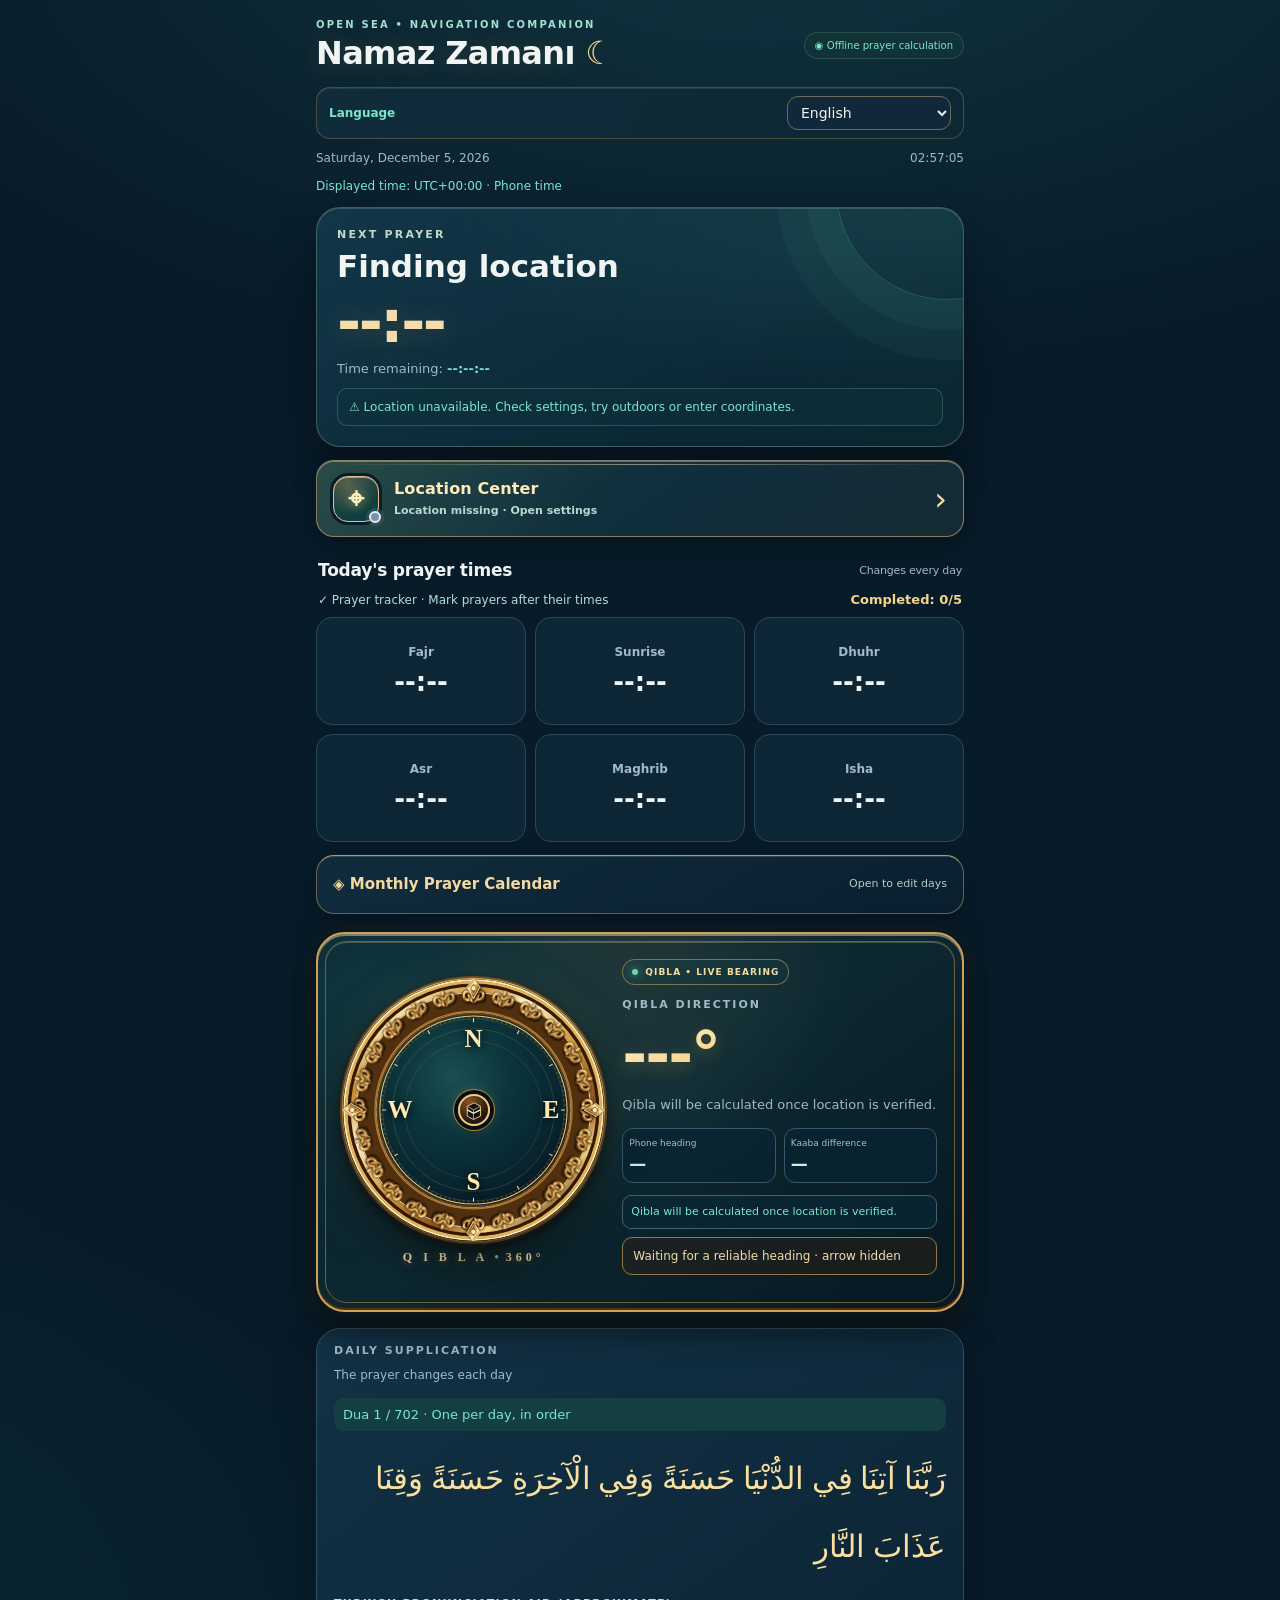
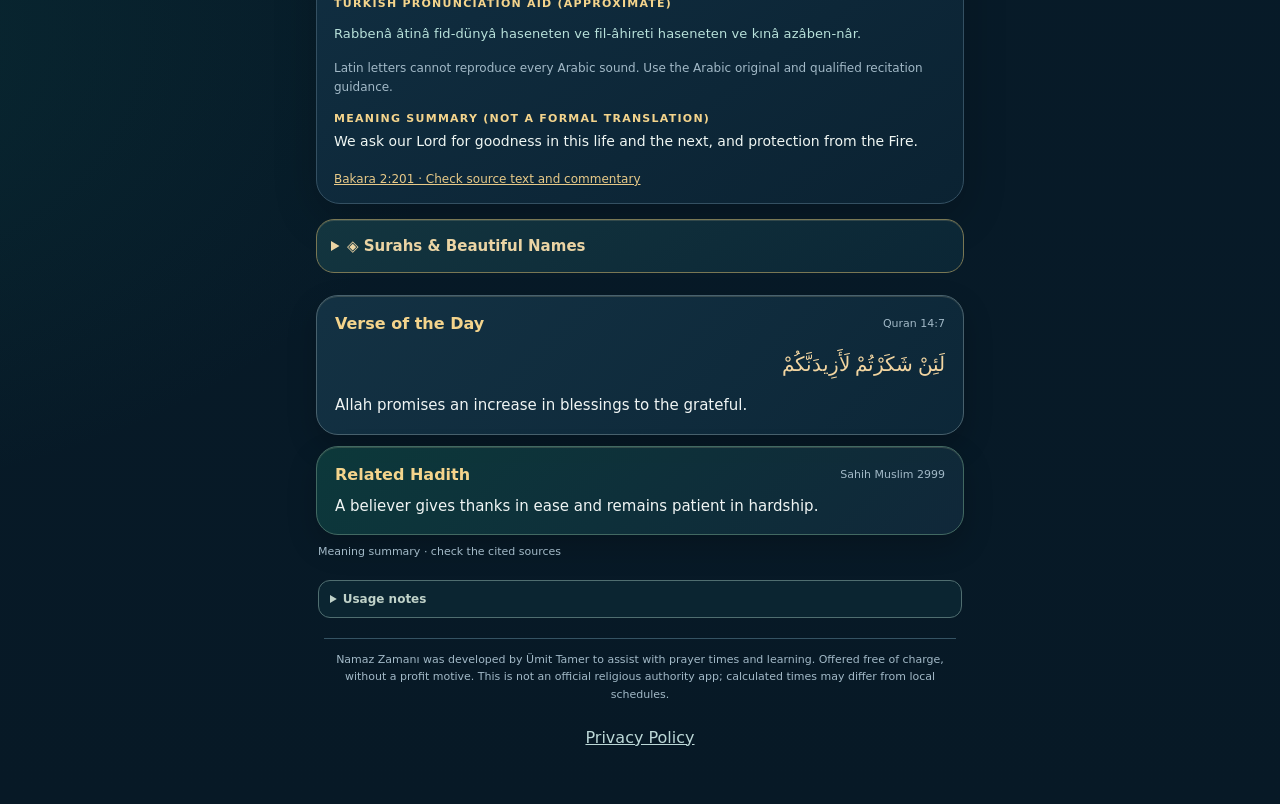
<file: app/src/main/assets/index.html>
<!DOCTYPE html>
<html lang="tr">
<head>
<meta charset="utf-8" />
<meta name="viewport" content="width=device-width, initial-scale=1, viewport-fit=cover" />
<meta name="theme-color" content="#071827" />
<title>Namaz Zamanı • Günlük Vakitler & Kıble</title>
<style>
:root{color-scheme:dark;--bg:#061524;--pane:#102a3b;--line:#28445a;--white:#f0f5f4;--muted:#a2b9c7;--gold:#f4d48c;--mint:#79e7cb;--warning:#ffc19d;font-family:system-ui,-apple-system,'Segoe UI',sans-serif}
*{box-sizing:border-box}
html,body{margin:0;min-height:100%;background:var(--bg);color:var(--white)}
body{background:radial-gradient(ellipse 110% 42% at 60% -12%,#23627788,transparent 74%),radial-gradient(ellipse 70% 65% at -25% 85%,#0e584c55,transparent 80%),#061524}
main{width:min(100%,680px);margin:auto;padding:22px 16px max(35px,env(safe-area-inset-bottom))}
header{display:flex;align-items:center;justify-content:space-between;gap:10px;margin-bottom:20px}
.brand{font-size:12px;letter-spacing:3px;text-transform:uppercase;color:var(--mint);font-weight:800}.app-title{font-size:26px;font-weight:780;letter-spacing:-.7px;margin:4px 0 0}
.offline{border:1px solid #366354;border-radius:99px;padding:7px 10px;color:var(--mint);font-size:11px;white-space:nowrap}
.topline{color:var(--muted);display:flex;flex-wrap:wrap;justify-content:space-between;align-items:center;gap:6px;font-size:13px;margin-bottom:12px}
.panel{background:linear-gradient(145deg,#133347ee,#0b2333ee);border:1px solid #345062;box-shadow:0 14px 44px #0003;border-radius:24px;padding:20px}
.hero{position:relative;overflow:hidden}
.hero:before{content:"";width:220px;height:220px;position:absolute;right:-95px;top:-130px;border:1px solid #7be8cb33;border-radius:50%;box-shadow:0 0 0 30px #7be8cb0a,0 0 0 60px #7be8cb09}
.small-label{font-size:11px;font-weight:780;text-transform:uppercase;letter-spacing:2px;color:var(--muted)}
.nextname{font-size:31px;font-weight:750;margin:7px 0 2px}.bigtime{font-size:clamp(38px,9vw,58px);line-height:1.06;letter-spacing:-2.4px;color:var(--gold);font-variant-numeric:tabular-nums;font-weight:770;margin:8px 0}
.subtext{font-size:13px;color:var(--muted)}.hero-loc-status{font-size:12px;line-height:1.5;color:var(--mint);margin-top:12px;padding:9px 11px;border:1px solid #416568;border-radius:10px;background:#0b2532}.countdown{color:var(--mint);font-weight:800;font-variant-numeric:tabular-nums}
.sectionhead{font-size:17px;font-weight:720;margin:23px 2px 12px;display:flex;justify-content:space-between;align-items:center}
.sectionhead span{color:var(--muted);font-size:11px;font-weight:500}
.schedule{display:grid;grid-template-columns:repeat(3,minmax(0,1fr));gap:9px}.time-tile{background:#102a3acc;border:1px solid #2a485b;border-radius:16px;padding:13px 8px 11px;text-align:center;min-width:0}.time-tile.current{background:#173f47;border-color:#72d7b088}.time-label{font-size:12px;color:var(--muted);font-weight:600}.time-num{font-size:clamp(19px,5.1vw,26px);font-weight:760;margin-top:5px;font-variant-numeric:tabular-nums}
.compass-card{margin-top:18px;display:grid;grid-template-columns:minmax(132px,43%) 1fr;align-items:center;gap:12px;min-height:208px}
.dial{width:100%;aspect-ratio:1;max-width:245px;position:relative;display:grid;place-items:center;border-radius:50%;border:2px solid #355b68;background:radial-gradient(circle,#113b46 0%,#102d3b 42%,#091f30 74%);box-shadow:inset 0 0 27px #0007,0 0 0 7px #0a2a3999}
.dial:after{content:"";width:8px;height:8px;position:absolute;background:var(--gold);border:2px solid #fff3d5;border-radius:50%}
.tick{position:absolute;color:#b0c9cf;font-size:12px;font-weight:740}.tick.n{top:9px;left:calc(50% - 4px);color:var(--gold)}.tick.s{bottom:8px;left:calc(50% - 3px)}.tick.e{right:10px;top:calc(50% - 8px)}.tick.w{left:9px;top:calc(50% - 8px)}
.needle-wrap{position:absolute;inset:9%;transition:transform .25s ease-out;transform:rotate(0deg)}.needle{position:absolute;left:50%;top:8%;transform:translateX(-50%);height:65%;width:27px;filter:drop-shadow(0 3px 5px #0008)}.needle svg{width:100%;height:100%}
.qval{font-size:42px;font-weight:780;letter-spacing:-1.5px;color:var(--gold);margin:4px 0}.qsub{color:var(--muted);font-size:13px;line-height:1.55}
.compass-status{color:var(--mint);margin-top:9px;font-size:12px;min-height:36px}
.location{padding:15px 17px;margin-top:16px}.loc-main{font-size:13px;margin:9px 0 3px;font-variant-numeric:tabular-nums;overflow-wrap:anywhere}.loc-sub{color:var(--muted);font-size:12px;line-height:1.5}
.controls{display:flex;flex-wrap:wrap;gap:8px;margin-top:13px}button,select,input{font:inherit;color:inherit}button{border:1px solid #497d76;background:#1a514d;color:#e7fff8;border-radius:12px;padding:10px 12px;font-weight:700;font-size:13px;cursor:pointer}button.secondary{background:#193443;border-color:#426076;color:#d5e6f0}button:focus-visible,select:focus-visible,input:focus-visible{outline:2px solid var(--gold);outline-offset:2px}
details{margin-top:15px;border-top:1px solid #314d5b;padding-top:12px}summary{cursor:pointer;font-size:13px;color:var(--gold);font-weight:700}
.manual{display:grid;grid-template-columns:1fr 1fr;gap:9px;padding-top:11px}input,select{background:#071e2d;border:1px solid #446173;border-radius:11px;padding:10px 11px;width:100%;font-size:14px;min-width:0}.manual label{display:grid;gap:5px;font-size:11px;color:var(--muted)}.manual button{grid-column:1/-1}
.settings{margin-top:18px;display:grid;grid-template-columns:1fr 1fr;gap:10px}.settings label{font-size:11px;color:var(--muted);display:grid;gap:6px}
.note{color:#b0c3d1;font-size:11px;line-height:1.55;margin:17px 4px 0}.warn{color:var(--warning)}
.lang-switch{display:flex;align-items:center;justify-content:space-between;gap:12px;margin:4px 0 15px;padding:8px 12px;background:#103044a0;border:1px solid #35556a;border-radius:14px}.lang-switch label{font-size:12px;color:var(--mint);font-weight:700}.lang-switch select{width:auto;max-width:70%;min-width:135px;padding:7px 9px}
.wisdom-stack{margin-top:22px}.wisdom-box{border-radius:22px;border:1px solid #48616d;padding:18px 18px 15px;background:linear-gradient(135deg,#143345ee,#0d2839ee);margin-top:11px}.wisdom-box.hadith-box{border-color:#426962;background:linear-gradient(135deg,#0d3a3cee,#11283aee)}.wisdom-head{display:flex;align-items:center;justify-content:space-between;gap:8px}.wisdom-head strong{font-size:16px;color:var(--gold)}.wisdom-head span{font-size:11px;color:var(--muted);direction:ltr;unicode-bidi:plaintext}.wisdom-arabic{font-family:'Noto Naskh Arabic','Noto Sans Arabic',serif;font-size:20px;color:#f2d5a1;line-height:1.9;margin-top:12px;text-align:right;direction:rtl}.wisdom-text{font-size:15px;line-height:1.7;margin-top:10px}.wisdom-caption{font-size:11px;line-height:1.5;color:var(--muted);margin:9px 2px 0}
@media(max-width:410px){.compass-card{grid-template-columns:43% 1fr;gap:9px}.panel{padding:16px}.qval{font-size:35px}.schedule{gap:7px}.time-tile{padding:11px 3px}.app-title{font-size:24px}}@media(max-width:340px){.compass-card{grid-template-columns:1fr}.dial{max-width:220px;margin:auto}.settings{grid-template-columns:1fr}}
</style>
<link rel="stylesheet" href="learning_styles.css" />
<link rel="stylesheet" href="premium_shell.css" />
</head>
<body>
<main>
  <header><div><div class="brand">Açık deniz • Seyir yardımcısı</div><div class="app-title">Namaz Zamanı <span style="color:var(--gold)">☾</span></div></div><span class="offline">◉ Vakit hesabı çevrimdışı</span></header>
  <div class="lang-switch"><label id="language-label" for="app-language">Dil / Language</label><select id="app-language" aria-label="Language"></select></div>
  <div class="topline"><span id="today">Tarih alınıyor…</span><span id="clock">--:--:--</span></div>
  <div class="loc-sub" id="time-status" style="margin-bottom:12px;color:var(--mint)">Saat dilimi kontrol ediliyor...</div>
  <section class="panel hero" aria-label="Sıradaki namaz vakti"><div class="small-label">Sıradaki namaz vakti</div><div class="nextname" id="next-name">Konum bekleniyor</div><div class="bigtime" id="next-time">--:--</div><div class="subtext">Kalan süre: <span class="countdown" id="countdown">--:--:--</span></div><div id="hero-location-status" class="hero-loc-status">Google ve GPS konumu aranıyor...</div></section>
  <!-- Single premium entry point: every location control lives in the sheet. -->
  <section class="nz-location-entry" aria-label="Konum merkezi">
    <button type="button" id="nz-location-hub-open" class="nz-location-hub-launch" aria-haspopup="dialog" aria-controls="nz-location-hub" aria-expanded="false">
      <span class="nz-location-hub-glyph" aria-hidden="true">⌖<span id="nz-location-blue-dot" class="nz-location-blue-dot" data-status="waiting"></span></span>
      <span class="nz-location-hub-launch-copy">
        <strong id="nz-location-hub-button-label">Konum Merkezi</strong>
        <small id="nz-location-hub-caption">Konum ve gemi saati ayarlarını yönet</small>
      </span>
      <span class="nz-location-hub-chevron" aria-hidden="true">›</span>
    </button>
  </section>
  <div class="sectionhead">Bugünün vakitleri <span>Yalnızca günlük</span></div>
  <div id="nz-prayer-tracker" class="nz-prayer-inline" aria-label="Bugünün vakitleri ve namaz takibi">
    <div class="nz-prayer-today-head"><span id="nz-prayer-summary-label">✓ Namaz takibi · Kıldığın vakti işaretle</span><strong id="nz-prayer-progress">Kılınan: 0/5</strong></div>
    <section class="schedule" id="schedule" aria-label="Günlük namaz vakitleri ve namaz takibi"></section>
  </div>
  <details class="panel nz-calendar-panel nz-calendar-drawer" id="nz-calendar-drawer" aria-label="Monthly prayer tracking">
    <summary id="nz-calendar-label">◈ Aylık Namaz Çizelgesi <span>Günleri düzenlemek için aç</span></summary>
    <div id="nz-month-calendar" class="nz-month-calendar" aria-live="off"></div>
  </details>
  <section class="panel compass-card compass-proplus" aria-label="Kıble pusulası">
    <div class="pro-compass-shell">
      <div class="dial premium-dial pro-dial ornate-compass-dial" aria-label="Canlı kıble yönünü gösteren tek ok">
        <img class="ornate-compass-frame" src="compass_ornate_frame.svg" alt="" aria-hidden="true" />
        <div class="ornate-compass-silk" aria-hidden="true"></div>
        <div class="ornate-compass-rose" aria-hidden="true"></div>
        <span class="tick n">K</span><span class="tick s">G</span><span class="tick e">D</span><span class="tick w">B</span>
        <div class="needle-wrap ornate-single-needle" id="needle">
          <svg class="premium-needle" viewBox="0 0 100 100" xmlns="http://www.w3.org/2000/svg" aria-hidden="true">
            <defs>
              <linearGradient id="needleGold" x1="0" y1="0" x2="1" y2="0">
                <stop offset="0" stop-color="#7e4216"/>
                <stop offset=".18" stop-color="#dca650"/>
                <stop offset=".47" stop-color="#fff7d7"/>
                <stop offset=".65" stop-color="#f9cd72"/>
                <stop offset="1" stop-color="#87551c"/>
              </linearGradient>
              <linearGradient id="needleSpine" x1="0" y1="0" x2="1" y2="0">
                <stop offset="0" stop-color="#f4d08d"/>
                <stop offset=".52" stop-color="#fff6ce"/>
                <stop offset="1" stop-color="#b47c2f"/>
              </linearGradient>
            </defs>
            <path d="M50 3 L68 49 L56 47 L56 87 Q50 95 44 87 L44 47 L32 49 Z"
                  fill="#4b270c" stroke="#0b0f13" stroke-width="2.6" stroke-linejoin="round"/>
            <path d="M50 3 L68 49 L56 47 L56 87 Q50 95 44 87 L44 47 L32 49 Z"
                  fill="url(#needleGold)" stroke="#ffe6a2" stroke-width="1.15" stroke-linejoin="round"/>
            <path d="M50 4 L50 85" stroke="url(#needleSpine)" stroke-width="1.75" stroke-linecap="round"/>
            <path d="M50 9 L55.7 42 L50 40 Z" fill="#fff5ce" opacity=".58"/>
            <path d="M50 9 L44.3 42 L50 40 Z" fill="#6e3c13" opacity=".54"/>
            <path d="M46 58 L54 58 M46 65 L54 65 M46 72 L54 72" stroke="#8a541d" stroke-width=".65" opacity=".65"/>
            <circle cx="50" cy="50" r="5.7" fill="#6d4017" stroke="#fff4c3" stroke-width="1.2"/>
            <circle cx="50" cy="50" r="3.6" fill="#e3b45e"/>
          </svg>
        </div>
        <div class="pro-compass-center ornate-compass-center" aria-hidden="true">
          <svg viewBox="0 0 36 36">
            <path fill="#101219" stroke="#ffe5a3" stroke-width="1.2" d="M9 12L19 7L28 12L28 26L18 31L9 26Z"/>
            <path d="M9 12L18 17L28 12M18 17V31" fill="none" stroke="#eabf6a" stroke-width="1.1"/>
            <path d="M9 17L18 22L28 17" fill="none" stroke="#fff0ba" stroke-width="2"/>
          </svg>
        </div>
      </div>
      <div class="pro-compass-caption">Q I B L A <span>•</span> 360°</div>
    </div>
    <div class="compass-readout pro-compass-readout">
      <div class="pro-accuracy-tag"><span class="pro-status-dot"></span><span id="pro-compass-label">KIBLE • YÖN BULUCU</span></div>
      <div class="small-label">Kıble yönü</div>
      <div class="qval" id="bearing">---°</div>
      <div class="qsub" id="bearing-note">GPS ile Kâbe yönü hesaplanıyor.</div>
      <div class="pro-compass-data">
        <div><span id="pro-compass-heading-label">Telefon yönü</span><strong id="pro-compass-heading">—</strong></div>
        <div><span id="pro-compass-difference-label">Kâbe farkı</span><strong id="pro-compass-difference">—</strong></div>
      </div>
      <div class="compass-status" id="compass-status">Pusula sensörü bekleniyor…</div>
      <div class="compass-quality" id="compass-quality" aria-live="polite">Sensör doğruluğu kontrol ediliyor…</div>
      <button id="compass-permission" class="secondary" style="display:none;margin-top:7px">Pusulayı etkinleştir</button>
    </div>
      <details id="nz-compass-tools" class="nz-compass-tools" hidden inert aria-hidden="true">
        <summary id="nz-compass-tools-label">◈ Kıble doğrulama ve alternatif yöntemler</summary>
        <p id="nz-compass-tools-hint">Pusula şüpheliyse gölge, gerçek kuzey veya bağımsız çevrim içi kontrolü kullan.</p>
      <details id="sun-shadow-method" class="sun-shadow-method">
        <summary id="sun-shadow-title">☀ Sensörsüz kıble — Gölge yöntemi</summary>
        <p id="sun-shadow-instructions">Dik bir nesnenin gölgesinin UZANDIĞI yöne telefonun üst kenarını doğrult. Telefon yatay dururken Gölgeye hizaladım düğmesine bas.</p>
        <div id="sun-shadow-status" class="sun-shadow-status" aria-live="polite">Güneşin konumu hesaplanıyor…</div>
        <div class="sun-shadow-actions">
          <button type="button" id="sun-shadow-align">Gölgeye hizaladım</button>
          <button type="button" id="sun-shadow-reset" class="secondary">Sensörlü pusulaya dön</button>
        </div>
        <p id="sun-shadow-caution">Güneşe doğrudan bakma. Ok sabittir: telefonu çevirirsen yeniden hizala. Gece veya gölge yokken kullanılmaz.</p>
      </details>
      <details id="manual-reference-methods" class="manual-reference-methods">
        <summary id="manual-reference-title">◎ Diğer sensörsüz kıble yöntemleri</summary>
        <p id="manual-reference-intro">Bu yöntemler yalnızca doğruluğunu bildiğin bir dış yön referansıyla çalışır. Telefonun üst kenarını referansın fiziksel yönüne çevirip hizala.</p>
        <div class="manual-reference-choice">
          <strong id="manual-north-title">1. Gerçek kuzey yöntemi</strong>
          <p id="manual-north-help">Güvenilir bir harita/işaretle doğruladığın GERÇEK KUZEY yönüne telefonun ÜST KENARINI hizala. Manyetik kuzey veya GPS gidiş yönünü kullanma.</p>
          <button type="button" id="manual-north-align">Gerçek kuzeye hizaladım</button>
        </div>
        <div class="manual-reference-choice">
          <strong id="manual-heading-title">2. Doğrulanmış yön açısı</strong>
          <p id="manual-heading-help">Harici güvenilir bir kaynaktan alınan gerçek kuzeye göre yön açısını yaz. Gemide yalnız TRUE HEADING uygundur; COG (gidiş yönü) uygun değildir. Telefon üst kenarı o yönü göstermelidir.</p>
          <label class="manual-reference-field"><span id="manual-heading-label">Gerçek yön (0–359,9°)</span><input id="manual-heading-input" type="number" step="0.1" min="0" max="359.9" placeholder="125.0" inputmode="decimal" /></label>
          <button type="button" id="manual-heading-align">Bu doğrultuya hizaladım</button>
        </div>
        <div class="manual-reference-choice">
          <strong id="manual-landmark-title">3. Koordinatı bilinen görünür işaret</strong>
          <p id="manual-landmark-help">Gördüğün iskele, kule veya belirgin bir yapının koordinatlarını yaz. Telefonun üst kenarını GERÇEKTE o yapıya doğrult. Uygulama iki noktanın yön açısını internetsiz hesaplar.</p>
          <div class="manual-reference-coords">
            <label><span id="manual-landmark-lat-label">İşaretin enlemi</span><input id="manual-landmark-lat" type="number" step="any" min="-90" max="90" placeholder="40.97" inputmode="decimal"/></label>
            <label><span id="manual-landmark-lon-label">İşaretin boylamı</span><input id="manual-landmark-lon" type="number" step="any" min="-180" max="180" placeholder="29.1" inputmode="decimal"/></label>
          </div>
          <button type="button" id="manual-landmark-align">Gördüğüm işarete hizaladım</button>
        </div>
        <label class="manual-reference-confirm"><input type="checkbox" id="manual-reference-confirm"/>
          <span id="manual-reference-confirm-label">Telefonun üst kenarı gerçek referans yönüne hizalıdır.</span>
        </label>
        <p id="manual-reference-message" class="manual-reference-message" aria-live="polite"></p>
        <button type="button" id="manual-reference-reset" class="secondary" disabled>Elle hizalamayı bitir</button>
      </details>
      <details id="qibla-online-verify" class="qibla-online-verify">
        <summary id="qibla-online-title">🌐 İnternetle kıble açısını karşılaştır</summary>
        <p id="qibla-online-intro">İnternet yalnızca düğmeye bastığında kullanılır: yerel hesaplama iki ayrı kıble API'siyle karşılaştırılır. Telefonun baktığı fiziksel yön internetten doğrulanamaz.</p>
        <button type="button" id="qibla-online-button">İki kaynaktan kontrol et (küçük veri kullanır)</button>
        <div id="qibla-online-status" class="qibla-online-status" aria-live="polite">Henüz çevrim içi doğrulama yapılmadı.</div>
        <div id="qibla-online-results" class="qibla-online-results"></div>
        <p id="qibla-online-caution">Konum güncel değilse çevrim içi kaynaklar da eski koordinata göre sonuç verir. Kaynakların uyuşması pusula sensörünü doğrulamaz.</p>
      </details>
      <button type="button" id="compass-calibrate" class="secondary">Pusulayı kalibre et</button>
      <div id="compass-calibration-guide" class="compass-calibration-guide" hidden></div>
      <details id="compass-diagnostics" class="compass-diagnostics">
        <summary id="compass-diagnostics-title">İki telefon karşılaştırma raporu</summary>
        <div class="compass-debug-data" id="compass-diagnostics-data" aria-live="polite">Sensör verisi bekleniyor…</div>
        <button type="button" class="secondary" id="compass-diagnostics-copy">Tanı raporunu kopyala</button>
        <div id="compass-diagnostics-copy-status" class="loc-sub"></div>
      </details>
      </details>
  </section>
  <!-- Fixed sheet, not part of the scroll height when closed. -->
  <div id="nz-location-hub" class="nz-location-hub" hidden aria-hidden="true">
    <div class="nz-location-hub-backdrop" id="nz-location-hub-backdrop"></div>
    <section id="nz-location-hub-sheet" class="nz-location-hub-sheet" role="dialog" aria-modal="true" aria-labelledby="nz-location-hub-title" tabindex="-1">
      <div class="nz-location-hub-header">
        <div class="nz-location-hub-heading">
          <span class="nz-location-hub-kicker" id="nz-location-hub-kicker">NAMAZ ZAMANI • KONUM</span>
          <h2 id="nz-location-hub-title">Konum Merkezi</h2>
          <p id="nz-location-hub-intro">GPS, kesin konum, koordinat, gemi saati ve tanılama</p>
        </div>
        <button type="button" id="nz-location-hub-close" class="nz-location-hub-close" aria-label="Konum Merkezini kapat">×</button>
      </div>
      <div class="nz-location-hub-body">
        <section class="nz-auto-qibla-privacy" aria-label="Automatic online Qibla verification consent">
          <label class="nz-auto-qibla-label">
            <input type="checkbox" id="nz-auto-qibla-online-consent"/>
            <strong id="nz-auto-qibla-online-title">Otomatik internetli kıble denetimi</strong>
          </label>
          <p id="nz-auto-qibla-online-disclosure">Bu özellik açıkken güncel enlem ve boylamın AlAdhan ve MyQuran'a gönderilir.</p>
          <small id="nz-auto-qibla-local-note">İnternetsiz doğrulama her zaman otomatik çalışır.</small>
        </section>
        <div id="nz-location-live-indicator" class="nz-location-live-indicator" role="status" aria-live="polite">
          <span class="nz-location-live-dot" id="nz-location-live-dot" data-status="waiting" aria-hidden="true"></span>
          <span id="nz-location-live-text">Konum ölçümü bekleniyor...</span>
        </div>
  <section id="location-rescue" class="location-rescue" aria-label="Konum bulma yardımcısı">
    <strong id="location-rescue-title">Konum bulunamadıysa</strong>
    <p id="location-rescue-message">Telefonun konum izinlerini kontrol et veya koordinat gir.</p>
    <div class="location-rescue-actions">
      <button type="button" id="location-precise-button">Kesin Konum İzni</button>
      <button type="button" id="location-manual-shortcut" class="secondary">Koordinat Gir</button>
      <button type="button" id="location-app-settings-button" class="secondary">Uygulama İzinleri</button>
      <button type="button" id="location-last-known" class="secondary" hidden>Son Kaydedilen Konumu Kullan</button>
    </div>
  </section>
  <details class="nz-location-diagnostic-panel" id="nz-location-diagnostic-panel" open>
    <summary id="nz-location-diagnostic-title">Konum tanılama ve onarım</summary>
    <p id="nz-location-diagnostic-intro">GPS ve izin durumunu telefondan kontrol et.</p>
    <button id="nz-location-smart" type="button">Akıllı konum bul (GPS + ağ)</button>
    <button id="nz-location-diagnostic-refresh" class="secondary" type="button">Telefon konum durumunu kontrol et</button>
    <div id="nz-location-diagnostic-results"></div>
    <p id="nz-location-diagnostic-hint" aria-live="polite">Konum izinleri kontrol ediliyor…</p>
    <button id="nz-location-diagnostic-copy" class="secondary" type="button">Konum raporunu kopyala</button>
    <span id="nz-location-diagnostic-copy-status" aria-live="polite"></span>
  </details>
  <section class="panel location" id="location-detail" aria-label="Konum ayarları"><div class="small-label">Konum • Google konum servisi → GPS</div><div class="loc-main" id="coords">GPS konumu aranıyor…</div><div class="loc-sub" id="location-status">Telefonun konum izni gerekebilir.</div><div class="controls"><button type="button" id="gps-button">⌖ GPS konumunu al</button><button type="button" id="location-network-button" class="secondary">Google/ağ konumu (isteğe bağlı)</button><button type="button" id="location-settings-button" class="secondary">Konum ayarları</button></div>
    <details id="manual-location-details"><summary>GPS çalışmazsa koordinatı elle gir</summary><div class="manual"><label>Enlem (−90 … 90)<input id="latitude" type="number" step="any" placeholder="3.13900" /></label><label>Boylam (−180 … 180)<input id="longitude" type="number" step="any" placeholder="101.68690" /></label><button id="manual-button" type="button">Bu koordinatı kullan</button></div></details>
    <div class="settings"><label>Hesaplama yöntemi<select id="method"><option value="MWL">Genel (18° / 17°)</option><option value="JAKIM">JAKIM yaklaşık (18° / 18°)</option></select></label><label>İkindi hesabı<select id="asr-method"><option value="1">Standart</option><option value="2">Hanefî</option></select></label></div>
    <details open><summary>⏰ Saat dilimi (gemi saati için önemli)</summary>
      <div class="settings">
        <label>Vakitleri hangi saatle gösterelim?<select id="timezone-mode"><option value="phone">Telefonun saati</option><option value="sea">Deniz saati (boylama göre)</option><option value="manual">Gemi saatini elle seç (UTC)</option></select></label>
        <label>Gemi saati / UTC farkı<select id="utc-offset"></select></label>
      </div><p class="loc-sub">Gemi saati, telefon saat dilimi ve boylama göre otomatik deniz saati farklı olabilir. Geminin kullandığı saat için UTC farkını ayarla. Bu ayar namaz vakitlerinin gösterimini de değiştirir.</p>
    </details>
  </section>
      </div>
      <div class="nz-location-hub-footer">
        <span id="nz-location-hub-footnote">Konum güncellemeleri yalnızca isteğinle internet kullanır.</span>
      </div>
    </section>
  </div>
  <section class="panel location" id="nz-dua-learning" aria-label="Daily supplication"></section>
  <details class="nz-study-drawer" id="nz-study-drawer">
    <summary id="nz-study-label">◈ Sureler ve Esmaül Hüsna</summary>
    <div class="nz-study-drawer-body">
  <section class="panel location" id="nz-surah-learning" aria-label="Prayer surah memorization"></section>
  <section class="panel location" id="nz-esma-learning" aria-label="Beautiful names of Allah"></section>
    </div>
  </details>
  <section class="wisdom-stack" aria-label="Daily Quran verse and related hadith">
    <div class="wisdom-box" id="verse-card">
      <div class="wisdom-head"><strong id="verse-heading">Günün Ayeti</strong><span id="verse-ref">Kur'an</span></div>
      <div class="wisdom-arabic" id="verse-arabic" dir="rtl"></div>
      <div class="wisdom-text" id="verse-body"></div>
    </div>
    <div class="wisdom-box hadith-box" id="hadith-card">
      <div class="wisdom-head"><strong id="hadith-heading">İlgili Hadis</strong><span id="hadith-ref">Hadis</span></div>
      <div class="wisdom-text" id="hadith-body"></div>
    </div>
    <p id="wisdom-explain" class="wisdom-caption">Anlam özeti · kaynakları kontrol edebilirsiniz</p>
  </section>
  <details class="nz-help-drawer"><summary id="nz-help-label">Bilgi ve kullanım notları</summary><p class="note">Google Haritalar uygulaması veya Google Maps API anahtarı gerekmez; Google Play Hizmetleri üzerinden Wi-Fi/ağ destekli konum alınmaya çalışılır. <b>Gemi uydu interneti kendi başına gerçek gemi koordinatını vermez.</b> Açık denizde ağ konumu yoksa GPS veya manuel koordinat gereklidir. Vakitler seçilen saat dilimine ve doğrulanmış koordinatlara göre <b>internetsiz yaklaşık astronomik hesapla</b> belirlenir; resmî veya bölgesel takvimlerle belirgin dakika farkları olabilir. Gemide ilerledikçe konum yenilenir. Kıble pusulası için telefonu mümkünse düz tut; metal yüzeyler, gemi donanımı ve manyetik sapma yönü etkileyebilir. <span class="warn">GPS alınamazsa önceki kayıt güncel konum sayılmaz.</span></p></details>
<p id="nz-developer-note"></p>
<p style="text-align:center;margin:12px 0 26px"><a id="privacy-policy-link" href="privacy-policy.html" style="color:#bcd8d7;text-decoration:underline">Gizlilik Politikası</a></p></main>
<script src="daily_i18n.js"></script>
<script src="full_ui_i18n.js"></script>
<script src="location_diagnostics.js"></script>
<script src="location_hub.js"></script>
<script src="daily_dua_library.js"></script>
<script src="extra_surahs.js"></script>
<script src="dua_latin_tr_fixes.js"></script>
<script src="learning_content.js"></script>
<script src="esma_i18n.js"></script>
<script src="learning_ui.js"></script>
<script src="prayer_tracker.js"></script>
<script src="sun_qibla.js"></script>
<script src="manual_qibla.js"></script>
<script src="auto_qibla.js"></script>
<script>
'use strict';
// This file intentionally has NO network calls, external imports, or remote dependencies.
// Solar calculation: iterative solar equatorial coordinates and hour angle.
// Fajr/Isha conventions are approximations; compare with local religious authority.
const $ = id => document.getElementById(id);
const tr=(key,vars)=>window.NamazUI?window.NamazUI.t(key,vars):key;
const trStatus=(msg)=>window.NamazUI?window.NamazUI.status(msg):String(msg||"");
const KAABA = { lat: 21.422487, lon: 39.826206 };
const METHODS = { MWL: { fajr:18, isha:17 }, JAKIM: {fajr:18, isha:18} };
const TIMES = [['fajr','Sabah'],['sunrise','Güneş'],['dhuhr','Öğle'],['asr','İkindi'],['maghrib','Akşam'],['isha','Yatsı']];
const PRAYERS = [['fajr','Sabah'],['dhuhr','Öğle'],['asr','İkindi'],['maghrib','Akşam'],['isha','Yatsı']];
const state = {lat:null,lon:null,accuracy:null,stamp:0,live:false,heading:null,headingError:180,headingSource:'',headingTrusted:false,headingUpdatedAt:0,source:'',provider:'',manual:false,calcKey:'',times:null,watchId:null,method:'MWL',asr:1,compassRequested:false,tzMode:'phone',utcOffset:8,gpsMessage:''};
const rad = x=>x*Math.PI/180, deg=x=>x*180/Math.PI;
const sind=x=>Math.sin(rad(x)), cosd=x=>Math.cos(rad(x));
const wrap=(v,n)=>((v%n)+n)%n;
function store(key,val){try{localStorage.setItem('gn_'+key,JSON.stringify(val));}catch(e){}}
function saved(key,def){try{const v=localStorage.getItem('gn_'+key);return v===null?def:JSON.parse(v);}catch(e){return def;}}
function localDateKey(d){return `${d.y}-${d.m+1}-${d.day}`;}
function dayStartUTC(d){return Date.UTC(d.y,d.m,d.day);}
function activeOffsetMinutes(now){
  if(state.tzMode==='manual')return state.utcOffset*60;
  if(state.tzMode==='sea' && state.lon!==null)return Math.round(state.lon/15)*60;
  return -now.getTimezoneOffset();
}
function displayDateParts(now){
  if(state.tzMode==='phone')return {y:now.getFullYear(),m:now.getMonth(),day:now.getDate()};
  const d=new Date(now.getTime()+activeOffsetMinutes(now)*60000);
  return {y:d.getUTCFullYear(),m:d.getUTCMonth(),day:d.getUTCDate()};
}
function displayTime(timestamp){
  if(timestamp===null||!Number.isFinite(timestamp))return '—';
  const d=new Date(timestamp);
  if(state.tzMode==='phone')return d.toLocaleTimeString((window.NamazI18n&&window.NamazI18n.getLanguage())||'tr',{hour:'2-digit',minute:'2-digit',hour12:false});
  return new Date(timestamp+activeOffsetMinutes(d)*60000).toISOString().slice(11,16);
}
function displayClock(now){
  if(state.tzMode==='phone')return now.toLocaleTimeString((window.NamazI18n&&window.NamazI18n.getLanguage())||'tr',{hour12:false});
  return new Date(now.getTime()+activeOffsetMinutes(now)*60000).toISOString().slice(11,19);
}
function displayDay(now){
  const d=state.tzMode==='phone'?now:new Date(now.getTime()+activeOffsetMinutes(now)*60000);
  const locale=(window.NamazI18n&&window.NamazI18n.getLanguage())||'tr';
  if(locale==='az'){
    const months=['yanvar','fevral','mart','aprel','may','iyun','iyul','avqust','sentyabr','oktyabr','noyabr','dekabr'];
    const weekdays=['bazar','bazar ertəsi','çərşənbə axşamı','çərşənbə','cümə axşamı','cümə','şənbə'];
    const utc=state.tzMode!=='phone';
    const day=utc?d.getUTCDate():d.getDate(),month=utc?d.getUTCMonth():d.getMonth(),week=utc?d.getUTCDay():d.getDay(),year=utc?d.getUTCFullYear():d.getFullYear();
    return weekdays[week]+', '+day+' '+months[month]+' '+year;
  }
  return d.toLocaleDateString(locale,{timeZone:state.tzMode==='phone'?undefined:'UTC',weekday:'long',day:'numeric',month:'long',year:'numeric'});
}
function formatUtc(min){
  const sign=min<0?'-':'+';const a=Math.abs(min);
  return 'UTC'+sign+String(Math.floor(a/60)).padStart(2,'0')+':'+String(a%60).padStart(2,'0');
}
// Usability and freshness are separate. Cached coordinates remain usable for
// OFFLINE calculations but are NEVER labelled current after their age expires.
function validLocation(){
 return Number.isFinite(state.lat)&&Number.isFinite(state.lon)
    &&Math.abs(state.lat)<=90&&Math.abs(state.lon)<=180;
}
function locationFresh(now=Date.now()){
 if(!validLocation())return false;
 if(state.source==='manual')return false; // user-fixed, no live GPS claim
 return Number.isFinite(state.stamp)&&state.stamp>0
    &&now-state.stamp<=10*60000&&now-state.stamp>=-60000
    &&state.source!=='previous';
}
function locationIsStale(now=Date.now()){
 // Manual position is intentionally fixed by the user. It is not a live GPS
 // measurement, but is not automatically expired by the timer either.
 return validLocation()&&state.source!=='manual'&&!locationFresh(now);
}
function locationAgeMinutes(now=Date.now()){
 return Number.isFinite(state.stamp)&&state.stamp>0
 ?Math.max(0,Math.floor((now-state.stamp)/60000)):null;
}
function solar(baseUTC, hourUTC){
  const D=(baseUTC-Date.UTC(2000,0,1,12))/86400000+hourUTC/24;
  const g=wrap(357.529+0.98560028*D,360),q=wrap(280.459+0.98564736*D,360);
  const L=wrap(q+1.915*sind(g)+0.020*sind(2*g),360),e=23.439-0.00000036*D;
  const ra=wrap(deg(Math.atan2(cosd(e)*sind(L),cosd(L))),360)/15;
  const eq=wrap(q/15-ra+12,24)-12;
  return {eq,dec:deg(Math.asin(sind(e)*sind(L)))};
}
function findNoon(baseUTC,lon){let h=12-lon/15;for(let i=0;i<4;i++)h=12-solar(baseUTC,h).eq-lon/15;return h;}
function findEvent(baseUTC,lat,lon,after,altitudeFn){
  let h=findNoon(baseUTC,lon)+(after?6:-6);
  for(let i=0;i<5;i++){
    const pos=solar(baseUTC,h),alt=typeof altitudeFn==='function'?altitudeFn(pos.dec):altitudeFn;
    const c=(sind(alt)-sind(lat)*sind(pos.dec))/(cosd(lat)*cosd(pos.dec));
    if(!Number.isFinite(c)||c < -1 || c > 1)return NaN;
    const angle=deg(Math.acos(Math.max(-1,Math.min(1,c))))/15;
    h=12-pos.eq-lon/15+(after?angle:-angle);
  }
  return h;
}
function prayerTimes(day,lat,lon,method,asr){
  const t0=dayStartUTC(day),p=METHODS[method]||METHODS.MWL;
  const at=h=>Number.isFinite(h)?Math.round((t0+h*3600000)/60000)*60000:null;
  const fajr=findEvent(t0,lat,lon,false,-p.fajr);
  const sunrise=findEvent(t0,lat,lon,false,-.833);
  const dhuhr=findNoon(t0,lon);
  const asrTime=findEvent(t0,lat,lon,true,dec=>deg(Math.atan(1/(asr+Math.tan(rad(Math.abs(lat-dec)))))));
  const sunset=findEvent(t0,lat,lon,true,-.833);
  const isha=findEvent(t0,lat,lon,true,-p.isha);
  const sunsetTs=at(sunset);
  const times={fajr:at(fajr),sunrise:at(sunrise),dhuhr:at(dhuhr),asr:at(asrTime),maghrib:sunsetTs===null?null:sunsetTs+60000,isha:at(isha)};
  // Small safety margin approximates published Malaysian regional timetables.
  // NOT the official JAKIM zone data; regional timetables may still differ.
  if(method==='JAKIM' && lat>0.8 && lat<8 && lon>99 && lon<120){
    for(const [key,mins] of Object.entries({fajr:2,sunrise:-1,dhuhr:3,asr:2,isha:2})){
      if(times[key]!==null)times[key]+=mins*60000;
    }
  }
  return times;
}
function qibla(lat,lon){
  const φ1=rad(lat),φ2=rad(KAABA.lat),δ=rad(KAABA.lon-lon);
  return wrap(deg(Math.atan2(Math.sin(δ)*Math.cos(φ2),Math.cos(φ1)*Math.sin(φ2)-Math.sin(φ1)*Math.cos(φ2)*Math.cos(δ))),360);
}
const fmtTime=timestamp=>displayTime(timestamp);
function formatDuration(ms){const s=Math.max(0,Math.floor(ms/1000)),h=Math.floor(s/3600),m=Math.floor(s%3600/60);return [h,m,s%60].map(n=>String(n).padStart(2,'0')).join(':');}

function setLocation(lat,lon,accuracy,source,stamp=Date.now(),live=true,provider=''){
  if(!Number.isFinite(lat)||!Number.isFinite(lon)||Math.abs(lat)>90||Math.abs(lon)>180)return;
  if(state.manual&&source!=='manual')return;
  if(source==='manual')state.gpsMessage='';
  state.lat=lat;state.lon=lon;state.accuracy=accuracy;state.source=source;state.stamp=stamp;state.live=live;state.provider=provider;
  if(window.GemiNative&&typeof window.GemiNative.setCompassLocation==='function'){
    window.GemiNative.setCompassLocation(lat,lon);
  }
  store('location',{lat,lon,accuracy,stamp,source,provider});
  // Prayer times depend on local coordinates and time only, never on the
  // availability of network/GPS updates after a fix.
  state.calcKey='';renderAll();
  maybeAutoVerifyQibla();
}

function updateHeroLocation(){
 const node=$('hero-location-status');
 if(validLocation()){
   const src=state.source==='manual'?'sourceManual':state.source==='previous'?'sourceOld':state.provider==='google'?'sourceGoogle':state.provider==='network'?'sourceNetwork':state.provider==='gps'?'sourceGPS':'sourceGoogle';
   const accuracy=Number.isFinite(state.accuracy)&&state.accuracy>0?' · '+tr('accuracy',{n:Math.round(state.accuracy)}):'';
   node.textContent=(locationFresh()?'✓ ':'⚠ ')+tr('locationFound',{source:tr(src),accuracy})
     +(locationIsStale()?' · '+offlineWords()[0]:'');
   return;
 }
 const msg=trStatus(state.gpsMessage||'@preparing');
 node.textContent='⚠ '+msg;
 $('next-name').textContent=window.NamazI18n?window.NamazI18n.text('loading'):tr('preparing');
 $('next-name').removeAttribute('data-prayer');
 $('next-time').textContent='--:--';$('countdown').textContent='--:--:--';
}
const LOCATION_RESCUE_TEXT={
 tr:['Konum alınamadıysa','İzinleri kontrol et, GPS’i yeniden dene veya koordinatları elle gir. Gemi Wi-Fi bağlantısı gerçek konum sağlamayabilir.','Kesin konum izni','Koordinat gir','Uygulama izinleri','Son kayıtlı konumu kullan','Bu koordinatlar artık güncel olmayabilir. Gemi hareket ettiyse yanlış namaz vakti oluşabilir. Yine de bu koordinatları elle kullanmak istiyor musun?','Yaklaşık konum; ±',' km. Kesin konumu açarsan daha doğru hesaplanabilir.'],
 en:['Can’t find your location?','Check permissions, retry GPS, or enter coordinates. Ship Wi-Fi might not provide location.','Precise location','Enter coordinates','App permissions','Use last saved coordinates','The last recorded coordinates may be stale, especially aboard a moving ship. Use them manually anyway?','Approximate location; ±',' km. Enable precise location for better accuracy.'],
 ms:['Lokasi tidak ditemui?','Semak kebenaran, cuba GPS lagi atau masukkan koordinat. Wi-Fi kapal mungkin tidak memberi lokasi.','Lokasi tepat','Masuk koordinat','Kebenaran aplikasi','Guna koordinat terdahulu','Koordinat lama mungkin tidak tepat, terutamanya jika kapal bergerak. Gunakan?','Lokasi anggaran ±',' km.'],
 id:['Lokasi tidak ditemukan?','Periksa izin, coba GPS lagi atau masukkan koordinat. Wi-Fi kapal mungkin tidak menyediakan lokasi.','Lokasi akurat','Masukkan koordinat','Izin aplikasi','Gunakan koordinat lama','Koordinat tersimpan mungkin sudah usang. Tetap gunakan?','Perkiraan lokasi ±',' km.'],
 ar:['لم يتم العثور على الموقع؟','تحقق من الأذونات أو أعد تجربة GPS أو أدخل الإحداثيات. شبكة السفينة لا تحدد موقعها بالضرورة.','الموقع الدقيق','إدخال الإحداثيات','أذونات التطبيق','استخدام آخر إحداثيات','قد تكون الإحداثيات قديمة خصوصاً إذا تحركت السفينة. هل تريد استخدامها؟','الموقع التقريبي ±',' كم.'],
 ru:['Не удаётся найти местоположение?','Проверьте разрешения, повторите GPS или введите координаты. Судовой Wi-Fi не всегда определяет местоположение.','Точная геолокация','Ввести координаты','Разрешения','Последние координаты','Координаты могут устареть, особенно на движущемся судне. Использовать?','Примерно ±',' км.'],
 fr:['Impossible de trouver la position ?','Vérifiez les autorisations, réessayez le GPS ou saisissez les coordonnées. Le Wi-Fi du navire ne fournit pas forcément la position.','Position précise','Saisir les coordonnées','Autorisations','Dernières coordonnées','Ces coordonnées peuvent être périmées, surtout en mer. Les utiliser ?','Position estimée ±',' km.'],
 de:['Standort nicht gefunden?','Berechtigungen prüfen, GPS wiederholen oder Koordinaten eingeben. Schiffs-WLAN liefert nicht unbedingt die Position.','Genauer Standort','Koordinaten eingeben','App-Berechtigungen','Letzte Koordinaten','Die gespeicherte Position kann veraltet sein. Trotzdem verwenden?','Ungefähr ±',' km.'],
 es:['¿No se encuentra la ubicación?','Revisa permisos, reintenta GPS o introduce coordenadas. El Wi-Fi del barco puede no dar la ubicación.','Ubicación precisa','Introducir coordenadas','Permisos','Últimas coordenadas','La ubicación guardada puede estar desactualizada, sobre todo en el mar. ¿Usarla?','Ubicación aproximada ±',' km.'],
 pt:['Não encontra a localização?','Verifica permissões, tenta GPS novamente ou introduz coordenadas. O Wi-Fi do navio pode não ter localização.','Localização precisa','Inserir coordenadas','Permissões','Últimas coordenadas','A localização pode estar desatualizada, especialmente no navio. Usar?','Localização aproximada ±',' km.'],
 az:['Məkan tapılmadı?','İcazələri yoxla, GPS-i yenidən yoxla və ya koordinatları yaz. Gəmi Wi-Fi dəqiq məkan verməyə bilər.','Dəqiq məkan','Koordinat daxil et','Tətbiq icazələri','Son koordinat','Gəmi hərəkət edibsə köhnə koordinat səhv ola bilər. Yenə də istifadə edilsin?','Təxmini məkan ±',' km.'],
 ur:['مقام نہیں ملا؟','اجازت چیک کریں، GPS دوبارہ آزمائیں یا نقاط درج کریں۔ جہاز کا Wi-Fi صحیح مقام نہیں دیتا۔','درست مقام','نقاط درج کریں','ایپ کی اجازتیں','آخری محفوظ مقام','آخری مقام پرانا ہو سکتا ہے خصوصاً جہاز پر۔ پھر بھی استعمال کریں؟','تقریبی مقام ±',' کلومیٹر۔']
};
const OFFLINE_LOCATION_TEXT={
 tr:['Son konum (internetsiz)','Son kaydedilen konum ve namaz vakitleri saklandı. Gemi hareket ettiyse koordinatı güncelle; internet kullanmadan uydu GPS ile yenileyebilirsin.','dakika önce','Uydu GPS (internetsiz)','Google/ağ konumu (isteğe bağlı)'],
 en:['Saved offline coordinates','The saved location and prayer times remain available offline. If the ship moved, update your position using satellite GPS without network.','minutes ago','Satellite GPS (offline)','Google/network location (optional)'],
 ms:['Koordinat tersimpan di luar talian','Lokasi dan waktu solat disimpan. Jika kapal bergerak, kemas kini GPS tanpa internet.','minit lalu','GPS satelit (luar talian)','Lokasi rangkaian (pilihan)'],
 id:['Koordinat tersimpan offline','Lokasi dan jadwal salat tersimpan. Jika kapal bergerak, perbarui melalui GPS satelit.','menit lalu','GPS satelit (offline)','Lokasi jaringan (opsional)'],
 ar:['إحداثيات محفوظة دون اتصال','الموقع والأوقات محفوظة. إذا تحركت السفينة، حدّث الموقع عبر GPS دون شبكة.','دقيقة مضت','GPS بالأقمار الصناعية','الموقع عبر الشبكة (اختياري)'],
 ru:['Сохранённое местоположение','Положение и времена молитв доступны без интернета. Если судно переместилось, обновите GPS.','мин. назад','Спутниковый GPS','Сетевое определение (по выбору)'],
 fr:['Position enregistrée hors ligne','Position et heures conservées. Si le navire a bougé, mettez à jour le GPS hors ligne.','min plus tôt','GPS satellite hors ligne','Localisation réseau facultative'],
 de:['Offline gespeicherter Standort','Standort und Gebetszeiten bleiben gespeichert. Bei Schiffsbewegung GPS erneut abrufen.','Min. alt','Satelliten-GPS offline','Netzwerk-Ortung (optional)'],
 es:['Posición guardada sin conexión','Se conservan la ubicación y los horarios. Si el barco se movió, actualiza el GPS sin red.','min antes','GPS satelital sin conexión','Ubicación de red (opcional)'],
 pt:['Localização guardada offline','Localização e horários ficam guardados. Se o navio se moveu, atualiza o GPS offline.','min atrás','GPS de satélite offline','Localização de rede (opcional)'],
 az:['Oflayn saxlanmış məkan','Məkan və namaz vaxtları saxlanıb. Gəmi hərəkət edibsə, peyk GPS ilə yenilə.','dəqiqə əvvəl','Peyk GPS (oflayn)','Şəbəkə konumu (istəyə bağlı)'],
 ur:['آف لائن محفوظ مقام','محفوظ مقام اور نماز کے اوقات موجود ہیں۔ جہاز چلنے پر GPS سے تازہ کریں۔','منٹ پرانا','سیٹلائٹ GPS (آف لائن)','نیٹ ورک مقام (اختیاری)']
};
function offlineWords(){return OFFLINE_LOCATION_TEXT[window.NamazI18n?.getLanguage?.()||'tr']||OFFLINE_LOCATION_TEXT.en;}
function rescueWords(){return LOCATION_RESCUE_TEXT[window.NamazI18n?.getLanguage?.()||'tr']||LOCATION_RESCUE_TEXT.en;}
function renderLocationRescue(){
 const panel=$('location-rescue');if(!panel)return;
 const trl=rescueWords();
 const approximate=validLocation()&&Number.isFinite(state.accuracy)&&state.accuracy>2500;
 const stale=locationIsStale();
 panel.hidden=validLocation()&&!approximate&&!stale;
 $('location-rescue-title').textContent=trl[0];
 $('location-rescue-message').textContent=stale?
     offlineWords()[1]+(locationAgeMinutes()===null?'':(' ('+locationAgeMinutes()+' '+offlineWords()[2]+')')):
     approximate?trl[7]+Math.round(state.accuracy/1000)+trl[8]:trl[1];
 $('location-precise-button').textContent=trl[2];
 $('location-manual-shortcut').textContent=trl[3];
 $('location-app-settings-button').textContent=trl[4];
 $('location-last-known').textContent=trl[5];
 const offline=offlineWords();
 $('gps-button').textContent=offline[3];
 $('location-network-button').textContent=offline[4];
}
function updateLocationPanel(){
 updateHeroLocation();
 window.NamazLocationHub?.refresh?.();
 renderLocationRescue();
 if(state.lat===null){
   $('coords').textContent=tr('noCoords');
   $('location-status').textContent=trStatus(state.gpsMessage||'@preparing');
   return;
 }
 $('coords').textContent=state.lat.toFixed(5)+'°, '+state.lon.toFixed(5)+'°';
 const stale=locationIsStale();
 const src=state.source==='manual'?'sourceManual':state.source==='previous'?'sourceOld':state.provider==='google'?'sourceGoogle':state.provider==='network'?'sourceNetwork':state.provider==='gps'?'sourceGPS':'sourceGoogle';
 const acc=Number.isFinite(state.accuracy)&&state.accuracy>0?' · '+tr('accuracy',{n:Math.round(state.accuracy)}):'';
 const age=state.source==='manual'?'':' · '+tr('age',{n:Math.max(0,Math.floor((Date.now()-state.stamp)/60000))});
 $('location-status').textContent=tr(src)+acc+age+' · '+tr(stale?'stale':'verified')+
    (state.gpsMessage?' · '+trStatus(state.gpsMessage):'');
}


function updateTimeStatus(now){
 const phone=-now.getTimezoneOffset();
 const sea=state.lon!==null?Math.round(state.lon/15)*60:null;
 const active=activeOffsetMinutes(now);
 const mode=state.tzMode==='phone'?'phone':state.tzMode==='sea'?'sea':'ship';
 const modeName=window.NamazI18n?window.NamazI18n.text(mode):tr('timeShown');
 let message=tr('timeShown',{offset:formatUtc(active),mode:modeName});
 if(sea!==null&&state.tzMode==='phone'&&Math.abs(phone-sea)>=90){
   message+=' ⚠ '+tr('mismatch',{phone:formatUtc(phone),sea:formatUtc(sea)});
 }
 $('time-status').textContent=message;
 $('utc-offset').disabled=state.tzMode!=='manual';
}


function clearSchedule(){
 $('schedule').innerHTML=TIMES.map(([id,label])=>'<div class="time-tile"><div class="time-label">'+(window.NamazI18n?window.NamazI18n.prayer(id):label)+'</div><div class="time-num">--:--</div></div>').join('');
 $('next-name').textContent=window.NamazI18n?window.NamazI18n.text('wait'):tr('noCoords');
 $('next-name').removeAttribute('data-prayer');
 $('next-time').textContent='--:--';$('countdown').textContent='--:--:--';
 $('bearing').textContent='---°';$('bearing-note').textContent=tr('qiblaWaiting');
 $('compass-status').textContent=tr('compassWait');
}

function refreshCalculations(now){
  if(!validLocation(now.getTime())){if(state.times!==null){state.times=null;state.tomorrow=null;state.calcKey='';clearSchedule();}return;}
  const day=displayDateParts(now);
  const key=localDateKey(day)+'|'+state.lat.toFixed(3)+'|'+state.lon.toFixed(3)+'|'+state.method+'|'+state.asr+'|'+state.tzMode+'|'+activeOffsetMinutes(now);
  if(state.calcKey===key)return;
  state.calcKey=key;state.times=prayerTimes(day,state.lat,state.lon,state.method,state.asr);
  const nextDayUTC=new Date(Date.UTC(day.y,day.m,day.day+1));
  const nextDay={y:nextDayUTC.getUTCFullYear(),m:nextDayUTC.getUTCMonth(),day:nextDayUTC.getUTCDate()};
  state.tomorrow=prayerTimes(nextDay,state.lat,state.lon,state.method,state.asr);
  $('schedule').innerHTML=TIMES.map(([id,label])=>`<div class="time-tile" data-prayer="${id}"><div class="time-label">${window.NamazI18n?window.NamazI18n.prayer(id):label}</div><div class="time-num">${fmtTime(state.times[id])}</div></div>`).join('');
  $('bearing').textContent=`${qibla(state.lat,state.lon).toFixed(1)}°`;
  $('bearing-note').textContent=tr('qiblaNorth');
  updateNeedle();
}
function renderClock(){
  const now=new Date();
  if(window.NamazI18n)window.NamazI18n.renderWisdom();
  $('clock').textContent=displayClock(now);$('today').textContent=displayDay(now);
  updateTimeStatus(now);
  if(!validLocation(now.getTime())){refreshCalculations(now);return;}
  refreshCalculations(now);
  if(!state.times)return;
  let upcoming=PRAYERS.map(([id,name])=>({id,name,time:state.times[id]})).filter(x=>x.time!==null&&x.time>now.getTime()).sort((a,b)=>a.time-b.time);
  if(!upcoming.length)upcoming=PRAYERS.map(([id,name])=>({id,name,time:state.tomorrow[id]})).filter(x=>x.time!==null&&x.time>now.getTime()).sort((a,b)=>a.time-b.time);
  const next=upcoming[0];
  if(next){$('next-name').dataset.prayer=next.id;$('next-name').textContent=window.NamazI18n?window.NamazI18n.prayer(next.id):next.name;$('next-time').textContent=fmtTime(next.time);$('countdown').textContent=formatDuration(next.time-now.getTime());}
  else{$('next-name').textContent=tr('noTimes');$('next-time').textContent='—';$('countdown').textContent='—';}
  const current=PRAYERS.filter(([id])=>state.times[id]!==null&&state.times[id]<=now.getTime()).slice(-1)[0]?.[0];
  document.querySelectorAll('[data-prayer]').forEach(el=>el.classList.toggle('current',el.getAttribute('data-prayer')===current));
}

const ONLINE_QIBLA_UI={
 tr:['🌐 İnternetle kıble açısını karşılaştır','Sadece düğmeye basınca internet kullanılır. Yerel kıble hesabı iki bağımsız çevrim içi servisle karşılaştırılır; telefonun baktığı yönü internet belirleyemez.','İki kaynaktan kontrol et (az veri)','Henüz çevrim içi doğrulama yapılmadı.','Kaynakların uyuşması pusula sensörünü veya geminin güncel konumunu doğrulamaz.','Önce koordinat gir veya GPS ile konum al.','Kayıtlı konum eski görünüyor; güncelle veya koordinatı elle doğrula.','İnternet kontrolü yapılıyor; iki küçük HTTPS isteği gönderildi...','Yerel hesap','AlAdhan','MyQuran','Kaynaklar arası fark','İki kaynak ve yerel hesap uyumlu (sadece açı doğrulandı).','Sonuçlar farklı! Konumu ve kaynağı tekrar kontrol et; oku otomatik değiştirmedim.','Tek kaynakla karşılaştırıldı; tam doğrulama değil.','Hiçbir kaynak yanıtlamadı; çevrim dışı hesap korunuyor.','İnternet kontrolü sadece kıble açısını karşılaştırır, telefonun fiziksel doğrultusunu değil.','Daha sonra yeniden kontrol et','Doğrulama yapılan koordinat değişti; eski sonuç gösterilmiyor.'],
 en:['🌐 Compare Qibla using the internet','The internet is used only after you tap. Two independent online services are compared with the offline Qibla calculation. The phone’s physical heading is not validated online.','Check two sources (low data)','No online comparison yet.','Agreement does not validate the compass sensor or a ship’s changing location.','Enter coordinates or get a location first.','Saved location may be stale; update or manually verify coordinates.','Checking two HTTPS sources with small requests...','Offline result','AlAdhan','MyQuran','Difference between sources','Two services agree with the offline bearing (bearing only).','Readings disagree! Verify location; the arrow was not adjusted automatically.','Only one source replied; not a full cross-check.','Neither service replied; offline calculation remains available.','Online checking validates bearings, not physical phone orientation.','Check again later','Coordinates changed; outdated comparison hidden.'],
 ms:['🌐 Semak kiblat melalui internet','Hanya apabila ditekan. Dua sumber dalam talian dibanding dengan kiraan luar talian; arah telefon tidak disahkan.','Semak dua sumber','Belum disemak.','Persetujuan tidak mengesahkan sensor atau lokasi kapal.','Masukkan koordinat dahulu.','Lokasi mungkin sudah lama.','Menyemak sumber HTTPS...','Kiraan luar talian','AlAdhan','MyQuran','Perbezaan','Dua sumber sepadan dengan kiraan.','Sumber berbeza. Semak koordinat.','Hanya satu sumber membalas.','Tiada jawapan, kiraan luar talian kekal.','Arah fizikal telefon tidak disahkan melalui internet.','Semak kemudian','Koordinat berubah.'],
 id:['🌐 Verifikasi kiblat via internet','Hanya saat tombol ditekan. Dua layanan dibandingkan dengan hitungan offline, bukan arah ponsel.','Periksa dua sumber','Belum diperiksa.','Tidak memverifikasi sensor atau lokasi kapal.','Masukkan koordinat dulu.','Lokasi mungkin lama.','Memeriksa sumber HTTPS...','Hitungan offline','AlAdhan','MyQuran','Selisih','Dua sumber cocok dengan hitungan.','Sumber berbeda; periksa lokasi.','Hanya satu sumber menjawab.','Tidak ada jawaban; perhitungan offline tersedia.','Arah ponsel tidak diperiksa oleh internet.','Coba nanti','Koordinat berubah.'],
 ar:['🌐 التحقق من القبلة عبر الإنترنت','عند الضغط فقط: مقارنة الحساب دون اتصال بخدمتين مستقلتين؛ لا تتحقق الشبكة من اتجاه الهاتف.','فحص مصدرين','لم يتم الفحص بعد.','اتفاق المصدرين لا يثبت دقة البوصلة أو موقع السفينة.','أدخل الإحداثيات أولاً.','الموقع قديم.','جارٍ فحص المصدرين...','الحساب المحلي','AlAdhan','MyQuran','فرق المصدرين','تتوافق الزاويتان مع الحساب المحلي.','النتائج مختلفة؛ تحقق من الموقع.','أجاب مصدر واحد فقط.','لا توجد استجابة، الحساب المحلي متاح.','الإنترنت لا يتحقق من اتجاه الهاتف الفعلي.','أعد المحاولة لاحقاً','تغير الموقع.'],
 ru:['🌐 Проверить киблу через интернет','Только после нажатия: сравнение местного расчёта с двумя сервисами. Курс телефона не проверяется.','Проверить два источника','Пока не проверено.','Совпадение не подтверждает датчик или координаты корабля.','Сначала укажите координаты.','Координаты устарели.','Проверка источников...','Автономный расчёт','AlAdhan','MyQuran','Расхождение','Два источника совпадают с расчётом.','Источники расходятся; проверьте координаты.','Ответил один источник.','Нет ответа; расчёт доступен.','Интернет не проверяет физическое направление телефона.','Позже','Координаты изменились.'],
 fr:['🌐 Vérifier la qibla en ligne','Uniquement sur demande : calcul local comparé à deux services. Le cap physique du téléphone n’est pas vérifié.','Vérifier deux sources','Pas encore vérifié.','Accord sans garantie de capteur ni position du navire.','Saisir les coordonnées.','Position peut être ancienne.','Vérification HTTPS...','Calcul local','AlAdhan','MyQuran','Écart','Les deux sources concordent.','Résultats différents ; vérifiez la position.','Une source a répondu.','Aucune réponse ; calcul local conservé.','Internet ne mesure pas le cap du téléphone.','Réessayer','Position modifiée.'],
 de:['🌐 Qibla online überprüfen','Nur auf Knopfdruck: lokalen Winkel mit zwei Quellen vergleichen, nicht die Handy-Ausrichtung.','Zwei Quellen prüfen','Noch nicht überprüft.','Einigkeit bestätigt weder Sensor noch Schiffsposition.','Koordinaten zuerst angeben.','Position ist möglicherweise veraltet.','HTTPS-Quellen werden geprüft...','Lokale Rechnung','AlAdhan','MyQuran','Unterschied','Quellen stimmen überein.','Abweichung! Standort überprüfen.','Nur eine Antwort.','Keine Antwort; Offlinewert bleibt.','Die physische Handy-Ausrichtung kann nicht online geprüft werden.','Später prüfen','Koordinaten geändert.'],
 es:['🌐 Verificar la qibla en línea','Solo al pulsar: comparar cálculo local con dos servicios; no verifica el rumbo físico del móvil.','Consultar dos fuentes','Sin verificar aún.','No valida sensor ni posición del barco.','Introduce coordenadas.','Ubicación posiblemente antigua.','Comprobando HTTPS...','Cálculo local','AlAdhan','MyQuran','Diferencia','Dos fuentes coinciden.','¡No coinciden! Verifica la posición.','Solo respondió una fuente.','Sin respuesta; cálculo offline disponible.','Internet no verifica el rumbo del móvil.','Reintentar después','Coordenadas cambiadas.'],
 pt:['🌐 Verificar a qibla online','Só ao tocar: compara cálculo local a duas fontes, não a orientação física do telefone.','Verificar duas fontes','Ainda não verificado.','Não confirma sensor nem posição do navio.','Insere coordenadas.','Localização poderá ser antiga.','A verificar HTTPS...','Cálculo local','AlAdhan','MyQuran','Diferença','Duas fontes concordam.','Resultados diferentes! Revê a posição.','Só uma fonte respondeu.','Nenhuma resposta; cálculo offline disponível.','Internet não verifica a orientação do telefone.','Voltar a verificar','Coordenadas mudaram.'],
 az:['🌐 Qibləni internetlə yoxla','Yalnız düyməyə basanda iki onlayn mənbə ilə yerli bucaq yoxlanır; telefonun fiziki yönü yoxlanmır.','İki mənbəni yoxla','Hələ yoxlanmayıb.','Sensoru və gəminin yerini təsdiqləmir.','Koordinat daxil et.','Məkan köhnə ola bilər.','HTTPS yoxlanır...','Yerli hesab','AlAdhan','MyQuran','Fərq','İki mənbə uyğun gəlir.','Mənbələr fərqlidir! Məkanı yoxla.','Yalnız bir mənbə cavab verdi.','Cavab yoxdur; oflayn hesab qalır.','İnternet telefonun fiziki istiqamətini yoxlamır.','Sonra yoxla','Koordinat dəyişib.'],
 ur:['🌐 انٹرنیٹ سے قبلہ جانچیں','صرف بٹن دبانے پر دو ذرائع سے مقامی حساب ملایا جائے گا، فون کا رخ نہیں۔','دو ذرائع چیک کریں','ابھی جانچ نہیں ہوئی۔','سینسر یا جہاز کے مقام کی تصدیق نہیں۔','پہلے نقاط دیں۔','محفوظ مقام پرانا ہو سکتا ہے۔','HTTPS جانچ ہو رہی ہے...','مقامی حساب','AlAdhan','MyQuran','فرق','دونوں ذرائع مطابقت رکھتے ہیں۔','نتائج مختلف ہیں! مقام جانچیں۔','صرف ایک جواب ملا۔','جواب نہیں ملا؛ آف لائن حساب موجود۔','انٹرنیٹ فون کا رخ نہیں جانچ سکتا۔','بعد میں دیکھیں','نقاط بدل گئے۔']
};
function onlineWords(){return ONLINE_QIBLA_UI[window.NamazI18n?.getLanguage?.()||'tr']||ONLINE_QIBLA_UI.en;}
function onlinePrivacyText(){
 const lang=window.NamazI18n?.getLanguage?.()||'tr';
 const translation={
  tr:'Bu işlemde enlem ve boylamın AlAdhan ve MyQuran servislerine gönderilir.',
  en:'This sends your latitude and longitude to AlAdhan and MyQuran.',
  ms:'Latitud dan longitud anda dihantar kepada AlAdhan dan MyQuran.',
  id:'Lintang dan bujur Anda dikirim ke AlAdhan dan MyQuran.',
  ar:'سيُرسل خط العرض والطول إلى خدمتي AlAdhan وMyQuran.',
  ru:'Широта и долгота будут отправлены в AlAdhan и MyQuran.',
  fr:'Votre latitude et longitude sont envoyées à AlAdhan et MyQuran.',
  de:'Breiten- und Längengrad werden an AlAdhan und MyQuran gesendet.',
  es:'Se enviarán tu latitud y longitud a AlAdhan y MyQuran.',
  pt:'A latitude e longitude serão enviadas a AlAdhan e MyQuran.',
  az:'En və uzunluq koordinatların AlAdhan və MyQuran xidmətlərinə göndərilir.',
  ur:'آپ کے عرض و طول بلد AlAdhan اور MyQuran کو بھیجے جائیں گے۔'
 };
 return translation[lang]||translation.en;
}
const qiblaOnlineState={waiting:false,checked:null,initialTime:0};
function qiblaOnlineCoordinatesMatch(q){
 return !!(q&&validLocation()&&Math.abs(q.lat-state.lat)<.00001&&
   Math.abs(q.lon-state.lon)<.00001);
}
function renderQiblaOnline(){
 const w=onlineWords(),stat=$('qibla-online-status'),button=$('qibla-online-button'),result=$('qibla-online-results');
 $('qibla-online-title').textContent=w[0];
 $('qibla-online-intro').textContent=w[1]+' '+onlinePrivacyText();
 $('qibla-online-caution').textContent=w[4];button.textContent=w[2];button.disabled=qiblaOnlineState.waiting;
 result.replaceChildren();
 if(!validLocation()){stat.textContent=w[5];button.disabled=true;return;}
 if(locationIsStale()){stat.textContent=w[6];button.disabled=true;return;}
 if(qiblaOnlineState.waiting){stat.textContent=w[7];return;}
 const q=qiblaOnlineState.checked;
 if(!q){stat.textContent=w[3];return;}
 if(!qiblaOnlineCoordinatesMatch(q)){stat.textContent=w[18];return;}
 const local=qibla(state.lat,state.lon),a=q.a,b=q.b,
   gap=a!==null&&b!==null?Math.abs(wrap(a-b+180,360)-180):null,
   aDiff=a!==null?Math.abs(wrap(a-local+180,360)-180):null,
   bDiff=b!==null?Math.abs(wrap(b-local+180,360)-180):null,
   consensus=gap!==null&&gap<=1&&aDiff<=1.5&&bDiff<=1.5;
 const pairs=[[w[8],local],[w[9],a],[w[10],b],[w[11],gap]];
 for(const [name,value] of pairs){
   const line=document.createElement('div');line.className='qibla-online-row';
   const l=document.createElement('span');l.textContent=name;
   const n=document.createElement('strong');n.textContent=value===null?'—':value.toFixed(2)+'°';
   line.append(l,n);result.appendChild(line);
 }
 stat.textContent=consensus?w[12]:
   gap!==null?w[13]:a!==null||b!==null?w[14]:w[15];
 stat.classList.toggle('verified',consensus);stat.classList.toggle('warning',!consensus);
}
function requestOnlineQibla(){
 if(qiblaOnlineState.waiting)return;
 if(!validLocation()||locationIsStale()){renderQiblaOnline();return;}
 if(!window.GemiNative?.verifyQiblaOnline){
   $('qibla-online-status').textContent='Android uygulamasında kullanılabilir. İnternet tarayıcısında ayrı istek yapılmaz.';
   return;
 }
 qiblaOnlineState.waiting=true;qiblaOnlineState.checked=null;
 qiblaOnlineState.initialTime=Date.now();
 const lat=state.lat,lon=state.lon;
 renderQiblaOnline();
 window.GemiNative.verifyQiblaOnline(lat,lon);
}
function maybeAutoVerifyQibla(){
 const auto=window.NamazAutoQibla;
 // No sharing on first install, no sharing without a live accurate GPS fix.
 // These HTTPS calls run while app is visible, not as an OS background task.
 if(!auto?.permitted?.()||document.hidden||!window.GemiNative?.verifyQiblaOnline||
    !locationFresh()||state.manual||!Number.isFinite(state.accuracy)||
    state.accuracy<=0||state.accuracy>2500||qiblaOnlineState.waiting)return false;
 const geometry=auto.audit(state.lat,state.lon,qibla(state.lat,state.lon));
 if(!geometry.passed||!auto.due(state.lat,state.lon))return false;
 // Save the attempt BEFORE the requests to prevent repeated app-start requests
 // when the ship has limited mobile data or an endpoint times out.
 auto.markAttempt(state.lat,state.lon);
 requestOnlineQibla();
 return true;
}
function nativeQiblaOnlineResult(complete,a,b,message,latitude,longitude){
 qiblaOnlineState.waiting=false;
 const normalized=x=>Number.isFinite(x)&&x>=0&&x<360?x:null;
 qiblaOnlineState.checked={a:normalized(a),b:normalized(b),message:String(message||''),
  lat:latitude,lon:longitude,time:Date.now(),complete:complete===true};
 renderQiblaOnline();
 updateNeedle(); // online disagreement changes the arrow's confidence, not its bearing
}
// Sources: official AlAdhan Qibla API, and MyQuran Qibla v3.
// Independent calculations check geodesic bearing only, NOT device heading.
const COMPASS_QUALITY={
 tr:{waiting:'Pusula sensörü bekleniyor · oku güvenilir değil',calibrate:'Sensör doğruluğu düşük. Telefonu 8 çizerek kalibre et.',reliable:'Sensör doğruluğu',approx:'Yaklaşık sensör yönü · cihazlar arasında farklılık olabilir',fused:'Google yön sensörü',fallback:'Android pusula sensörü',button:'Kalibrasyon rehberi',guide:'Telefonları aynı doğrultuda ve yataya yakın tut. Mıknatıslı kılıfı çıkar; metal, hoparlör ve araçlardan uzaklaş. Telefonu havada yavaşça 8 çizerek birkaç kez hareket ettir. İki telefonda da “Telefon yönü” değerlerini karşılaştır.',notReady:'Doğru yön bulunana kadar ok gizlenir.'},
 en:{waiting:'Waiting for a reliable heading · arrow hidden',calibrate:'Low sensor confidence. Calibrate by moving the phone in a figure eight.',reliable:'Sensor accuracy',approx:'Approximate sensor reading · devices may disagree',fused:'Google orientation sensor',fallback:'Android rotation sensor',button:'Calibration guide',guide:'Hold both phones flat with their top edges parallel. Remove magnetic cases and move away from steel, speakers and vehicles. Move each phone slowly in a figure eight, then compare their Phone heading values.',notReady:'The arrow stays hidden until heading data is reliable.'},
 ms:{waiting:'Menunggu arah yang boleh dipercayai',calibrate:'Ketepatan rendah. Gerakkan telefon membentuk angka 8.',reliable:'Ketepatan sensor',approx:'Arah anggaran · telefon mungkin berbeza',fused:'Sensor arah Google',fallback:'Sensor Android',button:'Panduan penentukuran',guide:'Pegang kedua-dua telefon rata dan selari. Jauhi logam, magnet dan pembesar suara. Gerakkan telefon perlahan membentuk angka 8, kemudian bandingkan arah telefon.',notReady:'Anak panah disembunyikan sehingga tepat.'},
 id:{waiting:'Menunggu arah yang tepercaya',calibrate:'Akurasi rendah. Gerakkan ponsel membentuk angka 8.',reliable:'Akurasi sensor',approx:'Perkiraan arah · ponsel mungkin berbeda',fused:'Sensor arah Google',fallback:'Sensor Android',button:'Panduan kalibrasi',guide:'Pegang kedua ponsel rata dan sejajar. Jauhkan dari logam dan magnet. Gerakkan perlahan membentuk angka 8 lalu bandingkan arah ponsel.',notReady:'Panah disembunyikan hingga data andal.'},
 ar:{waiting:'في انتظار اتجاه موثوق',calibrate:'دقة الحساس منخفضة. حرّك الهاتف على شكل الرقم 8.',reliable:'دقة المستشعر',approx:'قراءة تقريبية وقد تختلف الأجهزة',fused:'مستشعر اتجاه Google',fallback:'مستشعر Android',button:'دليل المعايرة',guide:'ضع الهاتفين بشكل متوازٍ وبعيداً عن المعادن والمغناطيس. حرّك الهاتف بهدوء على شكل الرقم 8 ثم قارن اتجاه الهاتف.',notReady:'يُخفى السهم حتى تصبح القراءة موثوقة.'},
 ru:{waiting:'Ожидание достоверного направления',calibrate:'Низкая точность. Сделайте телефоном движение «восьмёркой».',reliable:'Точность датчика',approx:'Приблизительный курс',fused:'Датчик Google',fallback:'Датчик Android',button:'Калибровка',guide:'Держите телефоны параллельно, вдали от металла и магнитов. Медленно двигайте телефоном по восьмёрке и сравните курс.',notReady:'Стрелка скрыта до точных показаний.'},
 fr:{waiting:'En attente d’une orientation fiable',calibrate:'Précision faible. Déplacez le téléphone en huit.',reliable:'Précision du capteur',approx:'Orientation approximative',fused:'Capteur Google',fallback:'Capteur Android',button:'Guide de calibrage',guide:'Placez les téléphones parallèles, loin du métal et des aimants. Bougez-les lentement en huit et comparez les caps.',notReady:'La flèche reste cachée sans cap fiable.'},
 de:{waiting:'Warte auf zuverlässige Ausrichtung',calibrate:'Geringe Genauigkeit. Telefon in einer Acht bewegen.',reliable:'Sensorgenauigkeit',approx:'Nur ungefähre Ausrichtung',fused:'Google-Richtungssensor',fallback:'Android-Sensor',button:'Kalibrieranleitung',guide:'Telefone parallel halten, Abstand zu Metall und Magneten. Langsam eine Acht bewegen und die Richtungen vergleichen.',notReady:'Pfeil erst bei verlässlicher Messung.'},
 es:{waiting:'Esperando orientación fiable',calibrate:'Baja precisión. Mueve el móvil en forma de ocho.',reliable:'Precisión del sensor',approx:'Orientación aproximada',fused:'Sensor de Google',fallback:'Sensor de Android',button:'Guía de calibración',guide:'Mantén ambos móviles paralelos, lejos de imanes y metal. Muévelos formando un ocho y compara los rumbos.',notReady:'La flecha se oculta si la lectura no es fiable.'},
 pt:{waiting:'A aguardar direção fiável',calibrate:'Pouca precisão. Move o telemóvel em forma de oito.',reliable:'Precisão do sensor',approx:'Rumo aproximado',fused:'Sensor Google',fallback:'Sensor Android',button:'Guia de calibração',guide:'Mantém os telefones paralelos e longe de metal e ímanes. Move-os num oito e compara a direção.',notReady:'A seta fica oculta até haver direção fiável.'},
 az:{waiting:'Etibarlı istiqamət gözlənilir',calibrate:'Dəqiqlik aşağıdır. Telefonla havada 8 rəqəmi çək.',reliable:'Sensor dəqiqliyi',approx:'Təxmini sensor istiqaməti',fused:'Google istiqamət sensoru',fallback:'Android sensoru',button:'Kalibrləmə bələdçisi',guide:'Telefonları paralel tut, metaldan və maqnitdən uzaqlaş. Telefonla 8 rəqəmi çək və istiqamətləri müqayisə et.',notReady:'Etibarlı oxunuşa qədər ox gizlənir.'},
 ur:{waiting:'قابل اعتماد سمت کا انتظار ہے',calibrate:'سینسر کی درستگی کم ہے۔ فون کو آٹھ کی شکل میں گھمائیں۔',reliable:'سینسر کی درستگی',approx:'تقریبی سمت',fused:'گوگل سمت سینسر',fallback:'اینڈرائیڈ سینسر',button:'کیلیبریشن رہنمائی',guide:'دونوں فون برابر رخ میں رکھیں، دھات اور مقناطیس سے دور رہیں۔ فون کو آٹھ کی شکل میں ہلائیں اور سمت کا موازنہ کریں۔',notReady:'درست سمت تک تیر چھپا رہے گا۔'}
};
function compassQualityText(){
 return COMPASS_QUALITY[window.NamazI18n?.getLanguage?.()||'tr']||COMPASS_QUALITY.en;
}
const COMPASS_TEXT={
 tr:['KIBLE • CANLI YÖN','Telefon yönü','Kâbe farkı'],
 en:['QIBLA • LIVE BEARING','Phone heading','Kaaba difference'],
 ms:['KIBLAT • ARAH SEMASA','Arah telefon','Beza kiblat'],
 id:['KIBLAT • ARAH AKTUAL','Arah ponsel','Selisih kiblat'],
 ar:['القبلة • الاتجاه المباشر','اتجاه الهاتف','فرق اتجاه الكعبة'],
 ru:['КИБЛА • НАПРАВЛЕНИЕ','Курс телефона','Отклонение от Каабы'],
 fr:['QIBLA • CAP EN DIRECT','Cap du téléphone','Écart vers la Kaaba'],
 de:['QIBLA • LIVE-RICHTUNG','Handy-Ausrichtung','Abweichung zur Kaaba'],
 es:['QIBLA • DIRECCIÓN EN VIVO','Rumbo del móvil','Diferencia hacia la Kaaba'],
 pt:['QIBLA • DIREÇÃO EM TEMPO REAL','Rumo do telefone','Diferença para a Caaba'],
 az:['QİBLƏ • CANLI İSTİQAMƏT','Telefon istiqaməti','Kəbə fərqi'],
 ur:['قبلہ • براہ راست سمت','فون کی سمت','کعبہ کی سمت کا فرق']
};
function updateCompassLanguage(){
 const locale=window.NamazI18n?.getLanguage?.()||'tr',words=COMPASS_TEXT[locale]||COMPASS_TEXT.en;
 const ids=['pro-compass-label','pro-compass-heading-label','pro-compass-difference-label'];
 ids.forEach((id,i)=>{const element=$(id);if(element)element.textContent=words[i];});
}
const SUN_SHADOW_TEXT={
 tr:['☀ Sensörsüz kıble — Gölge yöntemi','Dikey bir nesnenin gölgesinin UZANDIĞI yöne telefonun ÜST KENARINI doğrult. Telefonu yatay tut ve hizalama düğmesine bas.','Gölgeye hizaladım','Sensörlü pusulaya dön','Güneşe doğrudan bakma. Ok yalnız hizalama anında geçerlidir: telefonu çevirirsen yeniden hizala. Gece/gölge yokken kullanma.','Güneş gölgesi görünürken kullanılabilir. Gölge doğrultusu','Sensörsüz gölge hizası etkin • telefonu sabit tut, gerekirse yeniden hizala.','Güneş çok alçakta, çok yüksekte veya ufkun altında: güvenilir gölge yönü yok. Kuzeye göre kıble açısını oku ya da daha uygun vakitte dene.','Konumun eski olabilir. Gemi hareket ettiyse konumu güncelle ya da mevcut koordinatı elle doğrula.','Önce güncel konum veya elle doğrulanmış koordinat gir.','Gölgeye hizalı, yaklaşık','Manyetik sensör kullanılmıyor','Hizalama 2 dakika sonra geçersiz olur.','Telefonun üst kenarı gölge yönüne bakmalı.','Gölge','Kıble farkı'],
 en:['☀ Compass-free Qibla — Shadow method','Lay the phone flat. Point its TOP EDGE along the direction a vertical object’s SHADOW extends, then press the align button.','Aligned to shadow','Return to sensor compass','Never stare at the Sun. This arrow is valid only at the moment of alignment. Re-align after turning the phone. Not usable without a clear shadow.','Usable when a clear shadow exists. Shadow bearing','Shadow alignment active • keep the phone still and re-align if moved.','Sun too low, too high or below horizon: shadow alignment is not reliable now.','The saved location is old. Update it if your ship moved.','Enter an updated location or manually confirm your saved coordinates first.','Shadow aligned, approximate','Magnetic sensor not used','Alignment expires in 2 minutes.','Point the TOP EDGE toward the shadow’s extension.','Shadow','Qibla offset'],
 ms:['☀ Kiblat tanpa kompas — Bayang-bayang','Letak telefon rata dan arahkan bahagian ATAS ke arah bayang objek tegak memanjang. Tekan selaraskan.','Selaras bayang','Kembali ke sensor','Jangan pandang Matahari. Selaraskan semula jika telefon diputar; perlu bayang yang jelas.','Arah bayang','Selarasan bayang aktif; jangan putar telefon.','Bayang tidak cukup jelas pada waktu ini.','Lokasi lama; kemas kini jika kapal bergerak.','Masukkan lokasi semasa dahulu.','Selaras bayang','Tanpa sensor magnetik','Luput dalam 2 minit.','Arahkan atas telefon ke bayang.','Bayang','Beza kiblat'],
 id:['☀ Kiblat tanpa kompas — Bayangan','Letakkan ponsel mendatar dan arahkan sisi ATAS ke arah bayangan benda tegak, lalu tekan selaraskan.','Selaraskan bayangan','Kembali ke sensor','Jangan melihat Matahari. Ulangi setelah ponsel diputar.','Arah bayangan','Selaras dengan bayangan.','Bayangan tidak cukup jelas saat ini.','Lokasi tersimpan sudah lama.','Masukkan lokasi terbaru dulu.','Selaras bayangan','Tanpa sensor magnetik','Berlaku 2 menit.','Arahkan atas ponsel ke bayangan.','Bayangan','Selisih kiblat'],
 ar:['☀ القبلة دون بوصلة — طريقة الظل','ضع الهاتف أفقياً ووجّه حافته العلوية نحو امتداد ظل جسم عمودي ثم اضغط المحاذاة.','حاذيتُ الظل','العودة إلى المستشعر','لا تنظر إلى الشمس مباشرة. أعد المحاذاة إذا أدرت الهاتف.','اتجاه الظل','تمت المحاذاة؛ ثبّت الهاتف.','الظل غير مناسب حالياً.','الموقع المحفوظ قديم؛ حدّثه.','أدخل موقعاً حديثاً أولاً.','محاذاة الظل','دون مستشعر مغناطيسي','تنتهي خلال دقيقتين.','وجّه الحافة العلوية نحو امتداد الظل.','الظل','فرق القبلة'],
 ru:['☀ Кибла без компаса — По тени','Положите телефон горизонтально и направьте ВЕРХНИЙ КРАЙ вдоль тени вертикального предмета. Нажмите кнопку.','Совместил с тенью','Вернуться к датчику','Не смотрите прямо на Солнце. После поворота телефона повторите.','Азимут тени','Совмещение активно; держите неподвижно.','Сейчас нет надёжной тени.','Сохранённое местоположение устарело.','Сначала обновите координаты.','По тени','Без магнитного датчика','Действует 2 минуты.','Верхний край по тени.','Тень','Смещение киблы'],
 fr:['☀ Qibla sans boussole — Ombre','Posez le téléphone à plat et pointez son BORD SUPÉRIEUR dans le sens de l’ombre d’un objet vertical.','Aligné sur l’ombre','Revenir au capteur','Ne regardez pas le Soleil. Réalignez après rotation du téléphone.','Azimut de l’ombre','Alignement actif; gardez immobile.','Ombre insuffisante actuellement.','Position enregistrée ancienne.','Actualisez la position.','Aligné à l’ombre','Sans capteur magnétique','Valide 2 minutes.','Haut du téléphone vers l’ombre.','Ombre','Écart qibla'],
 de:['☀ Qibla ohne Kompass — Schatten','Telefon flach halten; OBERKANTE in die Richtung des Schattens eines senkrechten Gegenstands richten.','Am Schatten ausgerichtet','Zurück zum Sensor','Nicht direkt in die Sonne sehen. Nach Drehen neu ausrichten.','Schattenrichtung','Ausrichtung aktiv; Gerät still halten.','Kein verlässlicher Schatten vorhanden.','Standortdaten sind alt.','Standort zuerst aktualisieren.','Schattenausrichtung','Ohne Magnetsensor','2 Minuten gültig.','Oberkante zum Schatten.','Schatten','Qibla-Winkel'],
 es:['☀ Qibla sin brújula — Sombra','Coloca el teléfono horizontal y apunta su BORDE SUPERIOR en la dirección que se extiende la sombra de un objeto vertical.','Alineado con sombra','Volver al sensor','No mires directamente al Sol. Repite si giras el teléfono.','Dirección de sombra','Alineación activa; no muevas el teléfono.','No hay sombra fiable ahora.','La ubicación guardada es antigua.','Actualiza la ubicación primero.','Alineado por sombra','Sin sensor magnético','Caduca en 2 minutos.','Borde superior hacia la sombra.','Sombra','Ángulo qibla'],
 pt:['☀ Qibla sem bússola — Sombra','Mantém o telemóvel plano e aponta a PARTE SUPERIOR na direção da sombra de um objeto vertical.','Alinhado com sombra','Voltar ao sensor','Não olhes diretamente para o Sol. Repete se rodares o telefone.','Direção da sombra','Alinhamento ativo; mantém imóvel.','Sem sombra fiável neste momento.','Localização guardada é antiga.','Atualiza a localização primeiro.','Alinhado pela sombra','Sem sensor magnético','Válido 2 minutos.','Topo do telefone para a sombra.','Sombra','Ângulo qibla'],
 az:['☀ Kompasssız qiblə — Kölgə','Telefonu düz tut və ÜST KƏNARINI şaquli cismin kölgəsinin uzandığı istiqamətə yönəlt.','Kölgəyə hizaladım','Sensora qayıt','Günəşə birbaşa baxma. Telefonu döndərsən yenidən hizala.','Kölgə istiqaməti','Kölgə hizası aktivdir.','Hazırda etibarlı kölgə yoxdur.','Saxlanan məkan köhnədir.','Əvvəlcə məkanı yenilə.','Kölgəyə hizalı','Maqnit sensoru yoxdur','2 dəqiqə etibarlıdır.','Üst kənar kölgə istiqamətində.','Kölgə','Qiblə fərqi'],
 ur:['☀ بغیر کمپاس قبلہ — سایہ','فون کو ہموار رکھیں اور اس کا اوپری کنارہ عمودی چیز کے سائے کی سمت کریں۔','سائے سے ملایا','سینسر پر واپس','سورج کو براہ راست نہ دیکھیں۔ فون گھمانے کے بعد دوبارہ ملائیں۔','سائے کی سمت','سایہ ملایا گیا، فون ساکن رکھیں۔','اب قابل اعتماد سایہ نہیں۔','محفوظ مقام پرانا ہے۔','پہلے مقام تازہ کریں۔','سائے کے مطابق','بغیر مقناطیسی سینسر','2 منٹ تک۔','اوپری کنارہ سائے کی جانب۔','سایہ','قبلہ فرق']
};
function sunWords(){return SUN_SHADOW_TEXT[window.NamazI18n?.getLanguage?.()||'tr']||SUN_SHADOW_TEXT.en;}
const MANUAL_REFERENCE_TEXT={
 tr:['◎ Diğer sensörsüz kıble yöntemleri','Referansın doğru olması şarttır. Telefonun ÜST KENARINI fiziksel referans yönüne doğrult ve hizala. Telefonu döndürürsen işlemi yeniden yap.','1. Gerçek kuzey yöntemi','Harita/işaret ile doğruladığın GERÇEK KUZEY yönüne telefonun ÜST KENARINI doğrult. Manyetik kuzey veya GPS gidiş yönü değildir.','Gerçek kuzeye hizaladım','2. Doğrulanmış gerçek yön açısı','Güvenilir harici TRUE HEADING değerini yaz. Gemi COG (gidiş yönü) baş yönü değildir! Telefonun üst kenarını yazılan gerçek yöne hizala.','Gerçek yön (0–359,9°)','Bu doğrultuya hizaladım','3. Koordinatı bilinen görünür işaret','Gördüğün iskele/kule/yapının gerçek koordinatlarını yaz. Üst kenarı o yapıya doğrult. Uzak/yanlış tanımlanan yapı kullanılmamalıdır.','İşaretin enlemi','İşaretin boylamı','Gördüğüm işarete hizaladım','Elle hizalamayı bitir','Güncel/doğrulanmış koordinat gerekli. Gemi hareket ettiyse konumu yenile.','Geçersiz yön açısı. 0–359,9° arasında GERÇEK yön yaz.','Koordinat geçersiz veya hedef çok yakın. Yapıyı gerçekten tanımladığından emin ol.','Doğrultu hizalandı • telefonu hareket ettirme. En fazla 2 dakika geçerli.','Elle doğrulanan yön • manyetik sensör kullanılmıyor.','Referans','Kıble farkı','Harici yönün doğruluğu bu uygulama tarafından teyit edilemez. Yanlış hizalama yanlış kıble verir.','Geminin COG/gidiş yönünü baş yönü diye kullanma.','Önce referans yönüne telefonun ÜST KENARINI hizaladığını onayla.','Hizalamak için referans doğrultusunu fiziksel olarak gösterdiğini onaylıyorum.','Hizalama süresi doldu. Yeniden hizala.'],
 en:['◎ Other compass-free Qibla methods','Use only a VERIFIED external direction. Point the TOP EDGE of your phone toward the actual reference and align again if moved.','1. True north reference','Align the TOP EDGE with verified TRUE NORTH, not magnetic north or GPS course.','Aligned to true north','2. Verified true heading','Enter a trusted external TRUE HEADING. A vessel’s COG is not its heading. Align the phone’s top edge to that direction.','True bearing (0–359.9°)','Aligned to this heading','3. Visible landmark with known coordinates','Enter coordinates of a correctly identified visible tower, pier or landmark; point the TOP EDGE at the actual landmark.','Landmark latitude','Landmark longitude','Aligned to visible landmark','Finish manual alignment','Update your position; the last coordinates may be stale.','Enter a true heading between 0 and 359.9°.','Invalid landmark coordinates or target too close.','Aligned • keep the phone still. Valid for up to two minutes.','External reference • no magnetic sensor used.','Reference','Qibla offset','The app cannot verify an external reference. Incorrect alignment yields incorrect Qibla.','Never substitute vessel COG for heading.','Confirm that your phone TOP EDGE points toward the chosen reference.','I confirm that my phone points along this verified reference.','Alignment expired; align again.']
};
function manualWords(){return MANUAL_REFERENCE_TEXT[window.NamazI18n?.getLanguage?.()||'tr']||MANUAL_REFERENCE_TEXT.en;}
const manualReference={at:0,relative:null,heading:null,method:'',lat:null,lon:null};
function manualReferenceActive(){
 return !!(manualReference.at>0&&Date.now()-manualReference.at<120000&&
    validLocation()&&Math.abs(state.lat-manualReference.lat)<0.001&&Math.abs(state.lon-manualReference.lon)<0.001);
}
function clearManualReference(){
 manualReference.at=0;manualReference.relative=null;manualReference.heading=null;manualReference.method='';
 updateNeedle();renderManualReference();
}
function manualConfirm(){
 return $('manual-reference-confirm')?.checked===true;
}
function alignManualReference(method){
 const t=manualWords(),msg=$('manual-reference-message');
 if(!validLocation()||locationIsStale()){msg.textContent=t[15];return false;}
 if(!manualConfirm()){msg.textContent=t[24];return false;}
 let trueBearing=null,description=method;
 if(method==='north')trueBearing=0;
 if(method==='heading'){
   trueBearing=window.NamazManualQibla.normalizeTrueBearing($('manual-heading-input').value.trim().replace(',','.'));
   if(trueBearing===null){msg.textContent=t[16];return false;}
 }
 if(method==='landmark'){
   const la=Number($('manual-landmark-lat').value.trim().replace(',','.')),
         lo=Number($('manual-landmark-lon').value.trim().replace(',','.'));
   const target=window.NamazManualQibla.landmark(state.lat,state.lon,la,lo);
   if(!target){msg.textContent=t[17];return false;}
   trueBearing=target.heading;description='landmark';
 }
 const angle=window.NamazManualQibla.referenceAngle(qibla(state.lat,state.lon),trueBearing);
 if(angle===null){msg.textContent=t[16];return false;}
 shadowAlignment.at=0;
 manualReference.at=Date.now();manualReference.relative=angle;
 manualReference.heading=trueBearing;manualReference.method=description;
 manualReference.lat=state.lat;manualReference.lon=state.lon;
 msg.textContent=t[18];renderManualReference();renderSunShadow();updateNeedle();return true;
}
function renderManualReference(){
 const t=manualWords();
 const ids=['manual-reference-title','manual-reference-intro','manual-north-title','manual-north-help',
   'manual-north-align','manual-heading-title','manual-heading-help','manual-heading-label','manual-heading-align',
   'manual-landmark-title','manual-landmark-help','manual-landmark-lat-label','manual-landmark-lon-label',
   'manual-landmark-align','manual-reference-reset','manual-reference-confirm-label'];
 const lookup=[0,1,2,3,4,5,6,7,8,9,10,11,12,13,14,25];
 ids.forEach((id,i)=>{const e=$(id);if(e)e.textContent=t[lookup[i]];});
 $('manual-reference-reset').disabled=!manualReferenceActive();
}
const shadowAlignment={at:0,relative:null,shadowAz:null,lat:null,lon:null};
function clearShadowAlignment(){shadowAlignment.at=0;shadowAlignment.relative=null;updateNeedle();}
function shadowActive(){
 return shadowAlignment.at>0&&Date.now()-shadowAlignment.at<120000&&
   validLocation()&&Math.abs(shadowAlignment.lat-state.lat)<0.001&&
   Math.abs(shadowAlignment.lon-state.lon)<0.001;
}
function sunPositionNow(){
 return validLocation()&&window.NamazSunQibla?
  window.NamazSunQibla.alignment(new Date(),state.lat,state.lon,qibla(state.lat,state.lon)):null;
}
function renderSunShadow(){
 const t=sunWords(),s=$('sun-shadow-status'),a=$('sun-shadow-align'),b=$('sun-shadow-reset');
 $('sun-shadow-title').textContent=t[0];
 $('sun-shadow-instructions').textContent=t[1];
 $('sun-shadow-caution').textContent=t[4];
 a.textContent=t[2];b.textContent=t[3];
 const pos=sunPositionNow();
 const eligible=!!(pos&&pos.usable&&!locationIsStale());
 a.disabled=!eligible;
 if(shadowActive()){
   s.textContent=t[6]+' '+t[12];
 }else if(!pos){s.textContent=t[9];}
 else if(locationIsStale()){s.textContent=t[8];}
 else if(!pos.usable){s.textContent=t[7];}
 else{s.textContent=t[5]+': '+pos.shadowAzimuth.toFixed(1)+'°';}
 b.disabled=!shadowActive();
}
function alignToShadow(){
 const position=sunPositionNow();
 if(!position||!position.usable||locationIsStale()){
   renderSunShadow();return false;
 }
 manualReference.at=0;
 shadowAlignment.at=Date.now();
 shadowAlignment.lat=state.lat;shadowAlignment.lon=state.lon;
 shadowAlignment.relative=position.relative;shadowAlignment.shadowAz=position.shadowAzimuth;
 renderSunShadow();updateNeedle();return true;
}
const COMPASS_FALLBACK_TEXT={
 tr:['Yaklaşık sensör yönü • kesin kıble olarak kullanma. Metal/mıknatıstan uzaklaş, kalibrasyonu tekrarla.',
     'İki yön sensörü uyuşmuyor! Oku kıble için kullanma. Sensör raporunu kontrol et.',
     'Kuzeye göre SABİT kıble açısı • telefonun baktığı yön bilinmiyor. Telefonu bu okla hizalama.'],
 en:['Approximate sensor heading. Do not rely on this for Qibla. Move away from magnets and calibrate.',
     'Two direction sensors disagree. Do not use this arrow for Qibla.',
     'Fixed Qibla bearing relative to NORTH. Phone orientation unknown; do not align using this arrow.'],
 ms:['Arah sensor anggaran. Jangan guna sebagai kiblat tepat; kalibrasi jauh dari logam.',
     'Dua sensor tidak sepadan. Jangan guna anak panah untuk kiblat.',
     'Sudut kiblat tetap dari UTARA. Arah telefon tidak diketahui.'],
 id:['Arah sensor perkiraan. Jangan gunakan sebagai kiblat pasti; kalibrasi ulang.',
     'Dua sensor berbeda. Jangan gunakan panah ini untuk kiblat.',
     'Sudut kiblat tetap dari UTARA. Arah ponsel belum diketahui.'],
 ar:['اتجاه تقريبي من الحساس؛ لا تستخدمه لتحديد القبلة دون تحقق.',
     'حساسا الاتجاه مختلفان. لا تعتمد على السهم لتحديد القبلة.',
     'زاوية القبلة بالنسبة إلى الشمال فقط؛ اتجاه الهاتف غير معروف.'],
 ru:['Приблизительный курс датчика. Не используйте как точную киблу; откалибруйте.',
     'Датчики направления расходятся. Не полагайтесь на стрелку.',
     'Фиксированный азимут киблы от СЕВЕРА. Направление телефона неизвестно.'],
 fr:['Direction approximative du capteur. Ne pas suivre comme qibla précise; recalibrez.',
     'Les capteurs divergent. Ne vous fiez pas à la flèche.',
     'Azimut fixe de qibla par rapport au NORD. Orientation du téléphone inconnue.'],
 de:['Ungefähre Sensorrichtung. Nicht als genaue Qibla nutzen; neu kalibrieren.',
     'Richtungssensoren widersprechen sich. Pfeil nicht für Qibla nutzen.',
     'Fester Qibla-Winkel relativ zu NORD. Ausrichtung des Handys unbekannt.'],
 es:['Orientación aproximada. No la uses como qibla exacta; calibra el sensor.',
     'Los sensores no coinciden. No sigas la flecha para la qibla.',
     'Rumbo fijo de qibla desde el NORTE. Orientación del móvil desconocida.'],
 pt:['Rumo aproximado. Não o uses como qibla certa; calibra o sensor.',
     'Os sensores discordam. Não uses a seta como qibla.',
     'Rumo fixo da qibla desde NORTE. Orientação do telefone desconhecida.'],
 az:['Təxmini sensor istiqaməti. Qiblə üçün dəqiq sayma; yenidən kalibr et.',
     'İstiqamət sensorları fərqlidir. Bu oxla qibləyə yönəlmə.',
     'ŞİMALA görə sabit qiblə bucağı; telefonun istiqaməti bilinmir.'],
 ur:['سینسر کی تقریبی سمت؛ اسے قطعی قبلہ نہ سمجھیں۔ دوبارہ درست کریں۔',
     'دونوں سینسر مختلف ہیں۔ تیر کو قبلہ کے لیے استعمال نہ کریں۔',
     'شمال سے قبلہ کا مقررہ زاویہ؛ فون کا رخ نامعلوم ہے۔']
};
function compassFallbackWords(){return COMPASS_FALLBACK_TEXT[window.NamazI18n?.getLanguage?.()||'tr']||COMPASS_FALLBACK_TEXT.en;}
function updateNeedle(){
 updateCompassLanguage();
 const q=compassQualityText();
 const c=$('compass-calibrate'),guide=$('compass-calibration-guide'),quality=$('compass-quality');
 if(c)c.textContent=q.button;
 if(guide)guide.textContent=q.guide;
 const hasLocation=validLocation();
 const h=state.heading;
 const fresh=state.headingUpdatedAt>0&&Date.now()-state.headingUpdatedAt<7500;
 const mismatch=compassHeadingDisagreement();
 const geometry=hasLocation&&window.NamazAutoQibla?
   window.NamazAutoQibla.audit(state.lat,state.lon,qibla(state.lat,state.lon)):null;
 const geometryConflict=!!(geometry&&geometry.available&&!geometry.passed);
 const online=qiblaOnlineState.checked;
 const onlineComplete=online&&qiblaOnlineCoordinatesMatch(online)&&online.a!==null&&online.b!==null;
 const onlineGap=onlineComplete?Math.abs(wrap(online.a-online.b+180,360)-180):null;
 const onlineMismatch=!!(onlineComplete&&(onlineGap>1.0||
   Math.abs(wrap(online.a-qibla(state.lat,state.lon)+180,360)-180)>1.5||
   Math.abs(wrap(online.b-qibla(state.lat,state.lon)+180,360)-180)>1.5));
 const autoConflict=geometryConflict||onlineMismatch;
 const trusted=hasLocation&&fresh&&state.headingTrusted&&Number.isFinite(h)&&!mismatch&&!autoConflict;
 const byShadow=shadowActive();
 const byManual=manualReferenceActive()&&!byShadow;
 const approximate=hasLocation&&fresh&&Number.isFinite(h)&&!trusted&&!byShadow&&!byManual;
 // Never erase the premium compass on a valid position. The north-reference
 // arrow is STATIC and explicitly labelled, NOT a live phone orientation.
 const northReference=hasLocation&&!fresh&&!byShadow&&!byManual;
 const needle=$('needle');
 if(needle){
   needle.classList.toggle('compass-unreliable',!hasLocation);
   needle.classList.toggle('compass-approximate',approximate);
   needle.classList.toggle('compass-conflict',approximate&&(mismatch||autoConflict));
   needle.classList.toggle('compass-north-reference',northReference);
 }
 if(!hasLocation){
   $('compass-status').textContent=tr('qiblaWaiting');
   $('bearing-note').textContent=tr('qiblaWaiting');
   if(quality)quality.textContent=q.waiting;
   return;
 }
 const bearing=qibla(state.lat,state.lon);
 if(byShadow&&needle)needle.style.transform='rotate('+shadowAlignment.relative+'deg)';
 else if(byManual&&needle)needle.style.transform='rotate('+manualReference.relative+'deg)';
 else if(needle){
   const relative=fresh&&Number.isFinite(h)?wrap(bearing-h,360):bearing;
   needle.style.transform='rotate('+relative+'deg)';
 }
 $('bearing-note').textContent=tr('qiblaNorth');
 const displayHeading=$('pro-compass-heading'),difference=$('pro-compass-difference');
 if(byManual){
   const mw=manualWords();
   $('pro-compass-heading-label').textContent=mw[20];
   $('pro-compass-difference-label').textContent=mw[21];
   if(displayHeading)displayHeading.textContent=manualReference.heading.toFixed(1)+'°';
   if(difference)difference.textContent=((manualReference.relative+180)%360-180).toFixed(1)+'°';
   $('compass-status').textContent=mw[18];
   if(quality)quality.textContent=mw[19]+' '+mw[22];
   return;
 }
 if(byShadow){
   const sw=sunWords();
   $('pro-compass-heading-label').textContent=sw[14];
   $('pro-compass-difference-label').textContent=sw[15];
   if(displayHeading)displayHeading.textContent=shadowAlignment.shadowAz.toFixed(1)+'°';
   if(difference)difference.textContent=((shadowAlignment.relative+180)%360-180).toFixed(1)+'°';
   $('compass-status').textContent=sw[10];
   if(quality)quality.textContent=sw[11]+' · '+sw[13]+' '+sw[12];
   return;
 }
 if(displayHeading)displayHeading.textContent=fresh&&Number.isFinite(h)?Math.round(h)+'°':'—';
 if(difference)difference.textContent=fresh&&Number.isFinite(h)?
   (trusted?'':'≈')+Math.round(Math.abs(wrap(bearing-h+180,360)-180))+'°':'—';
 if(!fresh||!Number.isFinite(h)){
   $('compass-status').textContent=q.waiting;
   if(quality)quality.textContent=compassFallbackWords()[2];
   return;
 }
 const source=state.headingSource==='fused'?q.fused:q.fallback;
 if(!trusted){
   $('compass-status').textContent=(mismatch||autoConflict)?diagText().warning:q.calibrate;
   if(quality)quality.textContent=source+' · '+
     ((mismatch||autoConflict)?compassFallbackWords()[1]:compassFallbackWords()[0]);
   return;
 }
 const diff=Math.abs(wrap(bearing-h+180,360)-180);
 $('compass-status').textContent=tr('compassDirection',{n:Math.round(h)})+' · '+(diff<8?tr('compassAligned'):tr('compassTurn'));
 if(quality){
   quality.textContent=source+' · '+(state.headingSource==='fused'?q.reliable+' ±'+Math.round(state.headingError)+'°':q.approx);
 }
}
const COMPASS_DIAGNOSTICS_TEXT={
 tr:{title:'İki telefonu karşılaştır',copy:'Tanı raporunu kopyala',copied:'Rapor panoya kopyalandı.',failed:'Kopyalama engellendi; ekran görüntüsü al.',waiting:'İki sensörden ölçüm bekleniyor',target:'Kıble açısı',fused:'Google yönü',android:'Android yönü',gap:'Sensörler arası fark',accuracy:'Tahmini hata',rotation:'Ekran dönüşü',pitch:'Eğim',roll:'Yana yatma',declination:'Manyetik sapma',active:'Etkin ok kaynağı',status:'Ok durumu',visible:'Gösteriliyor',hidden:'Gizli (güvensiz ölçüm)',warning:'İki yöntem uyuşmuyor. Metal/mıknatıstan uzaklaş; kalibrasyonu tekrarla.',stale:'Henüz ölçülmedi'},
 en:{title:'Compare two phones',copy:'Copy diagnostic report',copied:'Report copied.',failed:'Copy unavailable; capture a screenshot.',waiting:'Waiting for measurements',target:'Qibla bearing',fused:'Google heading',android:'Android heading',gap:'Sensor disagreement',accuracy:'Estimated error',rotation:'Screen rotation',pitch:'Pitch',roll:'Roll',declination:'Magnetic declination',active:'Active source',status:'Arrow status',visible:'Visible',hidden:'Hidden (unreliable)',warning:'Sensors disagree. Move away from metal and magnets and calibrate.',stale:'Not measured'}
};
function diagText(){return COMPASS_DIAGNOSTICS_TEXT[window.NamazI18n?.getLanguage?.()||'tr']||COMPASS_DIAGNOSTICS_TEXT.en;}
const compassDebug={fused:null,android:null};
function compassHeadingDisagreement(){
 const f=compassDebug.fused,a=compassDebug.android,now=Date.now();
 return !!(f&&a&&now-f.time<9000&&now-a.time<9000&&
     f.accuracy<=25&&a.accuracy<=25&&
     Math.abs(wrap(f.heading-a.heading+180,360)-180)>30);
}
function diagnosticValue(v,unit='°'){
 return Number.isFinite(v)?Number(v).toFixed(1)+unit:'—';
}
function renderCompassDiagnostics(){
 const panel=$('compass-diagnostics-data');
 // Sensor comparisons still run on every update, but never repaint the
 // retired diagnostic panel while it is embedded and invisible.
 if(!panel||$('nz-compass-tools')?.hidden)return;
 const q=diagText(),title=$('compass-diagnostics-title'),copy=$('compass-diagnostics-copy');
 if(title)title.textContent=q.title;
 if(copy)copy.textContent=q.copy;
 const recent=key=>{
   const x=compassDebug[key];
   return x&&Date.now()-x.time<9000?x:null;
 };
 const fused=recent('fused'),android=recent('android');
 const target=validLocation()?qibla(state.lat,state.lon):null;
 const disagreement=fused&&android?
     Math.abs(wrap(fused.heading-android.heading+180,360)-180):null;
 const rows=[
   ['App','Namaz Zamanı v0.25'],
   [q.target,diagnosticValue(target)],
   [q.fused,diagnosticValue(fused?.heading)],
   [q.android,diagnosticValue(android?.heading)],
   [q.gap,diagnosticValue(disagreement)],
   [q.accuracy,diagnosticValue(fused?.accuracy)],
   [q.rotation,android?String(android.rotation*90)+'°':'—'],
   [q.pitch,diagnosticValue(android?.pitch)],
   [q.roll,diagnosticValue(android?.roll)],
   [q.declination,diagnosticValue(android?.declination)],
   [q.active,state.headingSource||q.stale],
   [q.status,
    $('needle')?.classList.contains('compass-conflict')?'Çelişki (güvenilmez)':
    $('needle')?.classList.contains('compass-approximate')?'Yaklaşık (güvenilmez)':
    $('needle')?.classList.contains('compass-north-reference')?'Kuzey referansı (sabit)':
    !$('needle')?.classList.contains('compass-unreliable')?q.visible:q.hidden]
 ];
 panel.replaceChildren();
 for(const [key,value] of rows){
   const line=document.createElement('div');line.className='compass-debug-row';
   const left=document.createElement('span');left.textContent=key;
   const right=document.createElement('strong');right.textContent=value;
   line.append(left,right);panel.appendChild(line);
 }
 if(disagreement!==null&&disagreement>30&&fused.accuracy<=25&&android.accuracy<=25){
   const warn=document.createElement('p');warn.className='compass-debug-warning';warn.textContent=q.warning;
   panel.appendChild(warn);
 }
}
function nativeCompassDiagnostic(heading,accuracy,source,pitch,roll,declination,rotation){
 if(!Number.isFinite(heading)||!['fused','android'].includes(source))return;
 compassDebug[source]={heading:wrap(heading,360),accuracy:Number(accuracy),
    pitch:Number.isFinite(pitch)?pitch:null,roll:Number.isFinite(roll)?roll:null,
    declination:Number.isFinite(declination)?declination:null,
    rotation:Number.isFinite(rotation)?rotation:0,time:Date.now()};
 renderCompassDiagnostics();
 updateNeedle();
}
function copyCompassDiagnostics(){
 const q=diagText(),el=$('compass-diagnostics-data'),status=$('compass-diagnostics-copy-status');
 const content=[...el.querySelectorAll('.compass-debug-row')].map(row=>
    [...row.children].map(node=>node.textContent).join(': ')).join('\n');
 if(window.GemiNative?.copyCompassReport){
   window.GemiNative.copyCompassReport(content);if(status)status.textContent=q.copied;return;
 }
 const input=document.createElement('textarea');input.value=content;
 document.body.appendChild(input);input.select();
 const done=document.execCommand('copy');input.remove();
 if(status)status.textContent=done?q.copied:q.failed;
}
function nativeHeadingData(degrees,error,source,trusted){
 if(!Number.isFinite(degrees))return;
 state.heading=wrap(degrees,360);
 state.headingError=Number.isFinite(error)?Math.min(180,Math.max(0,error)):180;
 state.headingSource=source==='fused'?'fused':'android';
 state.headingTrusted=trusted===true&&state.headingError<=25;
 state.headingUpdatedAt=Date.now();
 updateNeedle();
}
// Legacy browser/device-orientation path. Android native sends nativeHeadingData
// with its measured uncertainty, never this unqualified method.
function nativeHeading(degrees){
 if(Number.isFinite(degrees)){
   state.heading=wrap(degrees,360);
   state.headingError=0;
   state.headingSource='web';
   state.headingTrusted=true;
   state.headingUpdatedAt=Date.now();
   updateNeedle();
 }
}
function nativeLocation(lat,lon,accuracy,cached,timestamp,provider){if(state.manual)return;state.gpsMessage='';setLocation(lat,lon,accuracy,cached?'previous':'native',timestamp||Date.now(),!cached,provider||'gps');}
function nativeError(message){if(state.manual)return;state.gpsMessage=String(message);updateLocationPanel();}
function nativeSearching(message){if(state.manual)return;state.gpsMessage=String(message);updateLocationPanel();}
window.nativeHeading=nativeHeading;window.nativeHeadingData=nativeHeadingData;window.nativeCompassDiagnostic=nativeCompassDiagnostic;window.nativeQiblaOnlineResult=nativeQiblaOnlineResult;window.nativeLocation=nativeLocation;window.nativeError=nativeError;window.nativeSearching=nativeSearching;
function onPosition(pos){if(state.manual)return;setLocation(pos.coords.latitude,pos.coords.longitude,pos.coords.accuracy,'gps',pos.timestamp||Date.now(),true);}
function onGpsError(error){state.gpsMessage='@noFix';updateLocationPanel();}
function startGPS(mode='satellite'){
  // Never erase the previously saved coordinate/time display on refresh.
  state.manual=false;
  state.gpsMessage='@googleSearching';updateLocationPanel();
  if(window.GemiNative){
    if(mode==='network')window.GemiNative.requestLocation();
    else if(window.GemiNative.requestSatelliteLocation)window.GemiNative.requestSatelliteLocation();
    else window.GemiNative.requestLocation();
    return;
  }
  if(!navigator.geolocation){state.gpsMessage='@browserGPS';updateLocationPanel();return;}
  if(!window.isSecureContext){state.gpsMessage='@browserSecure';updateLocationPanel();}
  if(state.watchId!==null)navigator.geolocation.clearWatch(state.watchId);
  state.watchId=navigator.geolocation.watchPosition(onPosition,onGpsError,{enableHighAccuracy:true,maximumAge:30000,timeout:25000});
}
function onOrientation(e){
  // Android must use nativeHeadingData; browser events have no reliability estimate.
  if(window.GemiNative)return;
  let heading=null;
  if(typeof e.webkitCompassHeading==='number'&&Number.isFinite(e.webkitCompassHeading))heading=e.webkitCompassHeading;
  else if(e.absolute&&Number.isFinite(e.alpha)){
    const angle=(screen.orientation&&Number.isFinite(screen.orientation.angle))?screen.orientation.angle:0;
    heading=wrap(360-e.alpha+angle,360);
  }
  if(heading!==null)nativeHeading(heading);
}
function startCompass(){
  if(window.GemiNative)return;
  if(!('DeviceOrientationEvent' in window)){$('compass-status').textContent=tr('compassNoSensor');return;}
  window.addEventListener('deviceorientationabsolute',onOrientation,true);
  window.addEventListener('deviceorientation',onOrientation,true);
  if(typeof DeviceOrientationEvent.requestPermission==='function')$('compass-permission').style.display='inline-block';
}
function renderAll(){refreshCalculations(new Date());updateLocationPanel();renderClock();updateNeedle();renderSunShadow();renderManualReference();renderQiblaOnline();}
window.NamazApp={
 activeDayKey:function(){return localDateKey(displayDateParts(new Date()));},
 runAutoQiblaCheck:maybeAutoVerifyQibla,
 locationHubStatus:function(){
   return {
     available:validLocation(),stale:locationIsStale(),
     manual:state.source==='manual',source:state.source,
     fresh:locationFresh(),accuracy:state.accuracy
   };
 },
 prepareLocationSearch:function(){
  // Allow real GPS to replace an earlier manually entered fallback coordinate.
  state.manual=false;
  state.gpsMessage='@googleSearching';
  updateLocationPanel();
 },
 prayerMarkGate:function(id,stamp=Date.now()){
  const day=localDateKey(displayDateParts(new Date(stamp)));
  if(!PRAYERS.some(([prayer])=>prayer===id))return {allowed:false,reason:'unknown'};
  if(!validLocation(stamp)||!state.times||!state.calcKey.startsWith(day+'|'))return {allowed:false,reason:'unknown'};
  const when=state.times[id];
  if(!Number.isFinite(when))return {allowed:false,reason:'unknown'};
  return {allowed:when<=stamp,reason:when<=stamp?'ready':'future',at:when};
 },
 refreshLocale:function(){updateLocationPanel();updateTimeStatus(new Date());updateNeedle();renderSunShadow();renderManualReference();renderQiblaOnline();window.NamazLocationHub?.refresh?.();}
};
function init(){
  if(window.NamazI18n)window.NamazI18n.init();
  const cached=saved('location',null);
  state.method=METHODS[saved('method','MWL')]?saved('method','MWL'):'MWL';
  state.asr=saved('asr',1)===2?2:1;
  state.tzMode=['phone','sea','manual'].includes(saved('tzMode','phone'))?saved('tzMode','phone'):'phone';
  state.utcOffset=Number(saved('utcOffset',8));
  if(!Number.isFinite(state.utcOffset)||state.utcOffset< -12||state.utcOffset>14)state.utcOffset=8;
  const list=$('utc-offset');for(let h=-12;h<=14;h+=0.5){const opt=document.createElement('option');opt.value=String(h);opt.textContent=formatUtc(h*60);list.appendChild(opt);}
  list.value=String(state.utcOffset);
  $('timezone-mode').value=state.tzMode;
  $('method').value=state.method;$('asr-method').value=String(state.asr);
  $('schedule').innerHTML=TIMES.map(([id,label])=>`<div class="time-tile"><div class="time-label">${window.NamazI18n?window.NamazI18n.prayer(id):label}</div><div class="time-num">--:--</div></div>`).join('');
  const hasCached=!!(cached&&Number.isFinite(cached.lat)&&Number.isFinite(cached.lon)
    &&Math.abs(cached.lat)<=90&&Math.abs(cached.lon)<=180);
  if(hasCached){
    const manualSaved=cached.source==='manual';
    state.manual=manualSaved;
    setLocation(cached.lat,cached.lon,cached.accuracy,
      manualSaved?'manual':'previous',cached.stamp,false,cached.provider||'');
  }
  const jumpToManual=()=>{
    const details=$('manual-location-details');
    if(details){details.open=true;details.scrollIntoView({behavior:'smooth',block:'center'});}
    $('latitude').focus();
  };
  $('location-manual-shortcut').addEventListener('click',jumpToManual);
  $('location-precise-button').addEventListener('click',()=>{
    if(window.GemiNative?.requestPreciseLocation)window.GemiNative.requestPreciseLocation();
    else jumpToManual();
  });
  $('location-app-settings-button').addEventListener('click',()=>{
    if(window.GemiNative?.openAppLocationPermissionSettings)
      window.GemiNative.openAppLocationPermissionSettings();
    else alert(rescueWords()[1]);
  });
  const lastKnown=$('location-last-known');
  if(cached&&Number.isFinite(cached.lat)&&Number.isFinite(cached.lon)&&Math.abs(cached.lat)<=90&&Math.abs(cached.lon)<=180){
    lastKnown.hidden=false;
    lastKnown.addEventListener('click',()=>{
      if(!window.confirm(rescueWords()[6]))return;
      state.manual=true;
      $('latitude').value=String(cached.lat);$('longitude').value=String(cached.lon);
      setLocation(cached.lat,cached.lon,null,'manual',Date.now(),true);
    });
  }
  $('gps-button').addEventListener('click',()=>startGPS('satellite'));
  $('location-network-button').addEventListener('click',()=>startGPS('network'));
  $('location-settings-button').addEventListener('click',()=>{
    if(window.GemiNative&&typeof window.GemiNative.openLocationSettings==='function')window.GemiNative.openLocationSettings();
    else alert(tr('permission'));
  });
  $('manual-button').addEventListener('click',()=>{
    const a=$('latitude').value.trim().replace(',','.'),b=$('longitude').value.trim().replace(',','.');
    if(a===''||b===''){alert(tr('manualMissing'));return;}
    const lat=Number(a),lon=Number(b);
    if(!Number.isFinite(lat)||!Number.isFinite(lon)||Math.abs(lat)>90||Math.abs(lon)>180){alert(tr('manualRange'));return;}
    state.manual=true;
    if(state.watchId!==null){navigator.geolocation.clearWatch(state.watchId);state.watchId=null;}
    setLocation(lat,lon,null,'manual',Date.now(),true);
  });
  $('method').addEventListener('change',e=>{state.method=e.target.value;store('method',state.method);state.calcKey='';renderAll();});
  $('asr-method').addEventListener('change',e=>{state.asr=Number(e.target.value);store('asr',state.asr);state.calcKey='';renderAll();});
  $('timezone-mode').addEventListener('change',e=>{state.tzMode=e.target.value;store('tzMode',state.tzMode);state.calcKey='';renderAll();});
  $('utc-offset').addEventListener('change',e=>{state.utcOffset=Number(e.target.value);store('utcOffset',state.utcOffset);state.calcKey='';renderAll();});
  $('qibla-online-button').addEventListener('click',requestOnlineQibla);
  $('manual-north-align').addEventListener('click',()=>alignManualReference('north'));
  $('manual-heading-align').addEventListener('click',()=>alignManualReference('heading'));
  $('manual-landmark-align').addEventListener('click',()=>alignManualReference('landmark'));
  $('manual-reference-reset').addEventListener('click',clearManualReference);
  $('sun-shadow-align').addEventListener('click',alignToShadow);
  $('sun-shadow-reset').addEventListener('click',()=>{
    clearShadowAlignment();renderSunShadow();
  });
  $('compass-diagnostics-copy').addEventListener('click',copyCompassDiagnostics);
  $('compass-calibrate').addEventListener('click',()=>{
    const panel=$('compass-calibration-guide');
    if(panel)panel.hidden=!panel.hidden;
  });
  $('compass-permission').addEventListener('click',async()=>{
    try{const result=await DeviceOrientationEvent.requestPermission(true);$('compass-status').textContent=result==='granted'?tr('compassAligned'):tr('denied');if(result==='granted')$('compass-permission').style.display='none';}
    catch(e){$('compass-status').textContent=tr('denied');}
  });
  startCompass();
  // Same high-accuracy Google + GPS + network acquisition as map navigation.
  // Runs automatically on launch if the user has no fresh GPS location.
  // A user-fixed manual coordinate is never overridden without consent.
  // Restore permission; optional online check never runs without a fresh
  // accepted GPS fix and affirmative consent.
  window.NamazAutoQibla?.render?.();
  if(state.source!=='manual'&&(!hasCached||locationIsStale())){
    state.gpsMessage='@googleSearching';updateLocationPanel();
    if(window.GemiNative?.requestAutoLocation){
      window.GemiNative.requestAutoLocation();
    }else if(!window.GemiNative){
      startGPS('network');
    }
  }
  renderClock();setInterval(renderClock,1000);
  // Always refresh confidence/alignment expiry, including devices with no sensor.\n  setInterval(()=>{updateNeedle();renderCompassDiagnostics();},2000);
  renderSunShadow();renderManualReference();renderQiblaOnline();
  setInterval(()=>{updateNeedle();maybeAutoVerifyQibla();},30000);
  setInterval(updateLocationPanel,30000);
  document.addEventListener('visibilitychange',()=>{
    if(!document.hidden){renderAll();renderCompassDiagnostics();window.NamazPrayerTracker?.render?.();maybeAutoVerifyQibla();}
  });
  window.addEventListener('pageshow',()=>{renderAll();maybeAutoVerifyQibla();});
}
init();
</script>
</body>
</html>
</file>
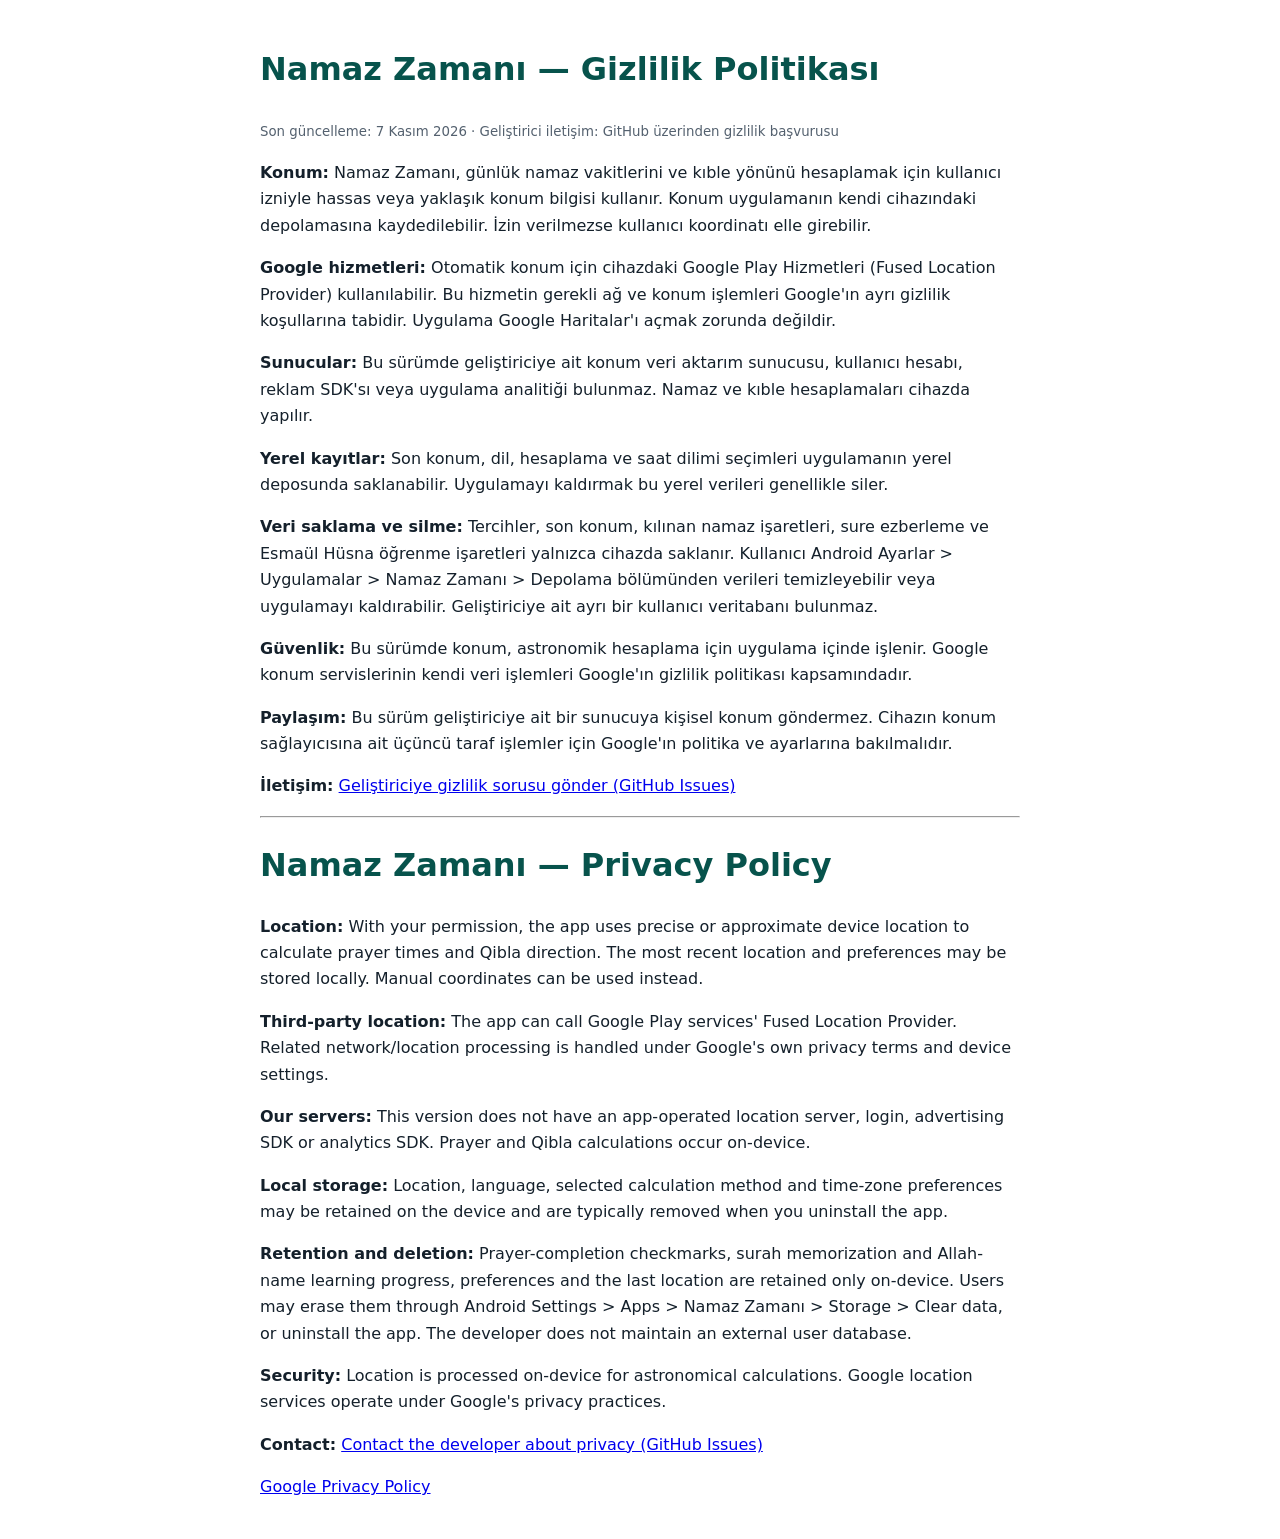
<file: docs/privacy-policy.html>
<!doctype html>
<html lang="tr">
<head><meta charset="utf-8"><meta name="viewport" content="width=device-width,initial-scale=1">
<title>Namaz Zamanı — Gizlilik Politikası / Privacy Policy</title>
<style>body{font:16px/1.65 system-ui,sans-serif;max-width:760px;padding:22px;margin:auto;color:#14202b}h1,h2{color:#07534c}small{color:#54616f}</style></head>
<body>
<h1>Namaz Zamanı — Gizlilik Politikası</h1>
<small>Son güncelleme: 7 Kasım 2026 · Geliştirici iletişim: GitHub üzerinden gizlilik başvurusu</small>
<p><b>Konum:</b> Namaz Zamanı, günlük namaz vakitlerini ve kıble yönünü hesaplamak için kullanıcı izniyle hassas veya yaklaşık konum bilgisi kullanır. Konum uygulamanın kendi cihazındaki depolamasına kaydedilebilir. İzin verilmezse kullanıcı koordinatı elle girebilir.</p>
<p><b>Google hizmetleri:</b> Otomatik konum için cihazdaki Google Play Hizmetleri (Fused Location Provider) kullanılabilir. Bu hizmetin gerekli ağ ve konum işlemleri Google'ın ayrı gizlilik koşullarına tabidir. Uygulama Google Haritalar'ı açmak zorunda değildir.</p>
<p><b>Sunucular:</b> Bu sürümde geliştiriciye ait konum veri aktarım sunucusu, kullanıcı hesabı, reklam SDK'sı veya uygulama analitiği bulunmaz. Namaz ve kıble hesaplamaları cihazda yapılır.</p>
<p><b>Yerel kayıtlar:</b> Son konum, dil, hesaplama ve saat dilimi seçimleri uygulamanın yerel deposunda saklanabilir. Uygulamayı kaldırmak bu yerel verileri genellikle siler.</p>
<p><b>Veri saklama ve silme:</b> Tercihler, son konum, kılınan namaz işaretleri, sure ezberleme ve Esmaül Hüsna öğrenme işaretleri yalnızca cihazda saklanır. Kullanıcı Android Ayarlar &gt; Uygulamalar &gt; Namaz Zamanı &gt; Depolama bölümünden verileri temizleyebilir veya uygulamayı kaldırabilir. Geliştiriciye ait ayrı bir kullanıcı veritabanı bulunmaz.</p>
<p><b>Güvenlik:</b> Bu sürümde konum, astronomik hesaplama için uygulama içinde işlenir. Google konum servislerinin kendi veri işlemleri Google'ın gizlilik politikası kapsamındadır.</p>
<p><b>Paylaşım:</b> Bu sürüm geliştiriciye ait bir sunucuya kişisel konum göndermez. Cihazın konum sağlayıcısına ait üçüncü taraf işlemler için Google'ın politika ve ayarlarına bakılmalıdır.</p>
<p><b>İletişim:</b> <a href="https://github.com/umittamer8241-cpu/Namaz-zaman-/issues/new">Geliştiriciye gizlilik sorusu gönder (GitHub Issues)</a></p>
<hr>
<h1 lang="en">Namaz Zamanı — Privacy Policy</h1>
<p lang="en"><b>Location:</b> With your permission, the app uses precise or approximate device location to calculate prayer times and Qibla direction. The most recent location and preferences may be stored locally. Manual coordinates can be used instead.</p>
<p lang="en"><b>Third-party location:</b> The app can call Google Play services' Fused Location Provider. Related network/location processing is handled under Google's own privacy terms and device settings.</p>
<p lang="en"><b>Our servers:</b> This version does not have an app-operated location server, login, advertising SDK or analytics SDK. Prayer and Qibla calculations occur on-device.</p>
<p lang="en"><b>Local storage:</b> Location, language, selected calculation method and time-zone preferences may be retained on the device and are typically removed when you uninstall the app.</p>
<p lang="en"><b>Retention and deletion:</b> Prayer-completion checkmarks, surah memorization and Allah-name learning progress, preferences and the last location are retained only on-device. Users may erase them through Android Settings &gt; Apps &gt; Namaz Zamanı &gt; Storage &gt; Clear data, or uninstall the app. The developer does not maintain an external user database.</p>
<p lang="en"><b>Security:</b> Location is processed on-device for astronomical calculations. Google location services operate under Google's privacy practices.</p>
<p lang="en"><b>Contact:</b> <a href="https://github.com/umittamer8241-cpu/Namaz-zaman-/issues/new">Contact the developer about privacy (GitHub Issues)</a></p>
<footer><p><a href="https://policies.google.com/privacy">Google Privacy Policy</a></p></footer></body></html>
</file>
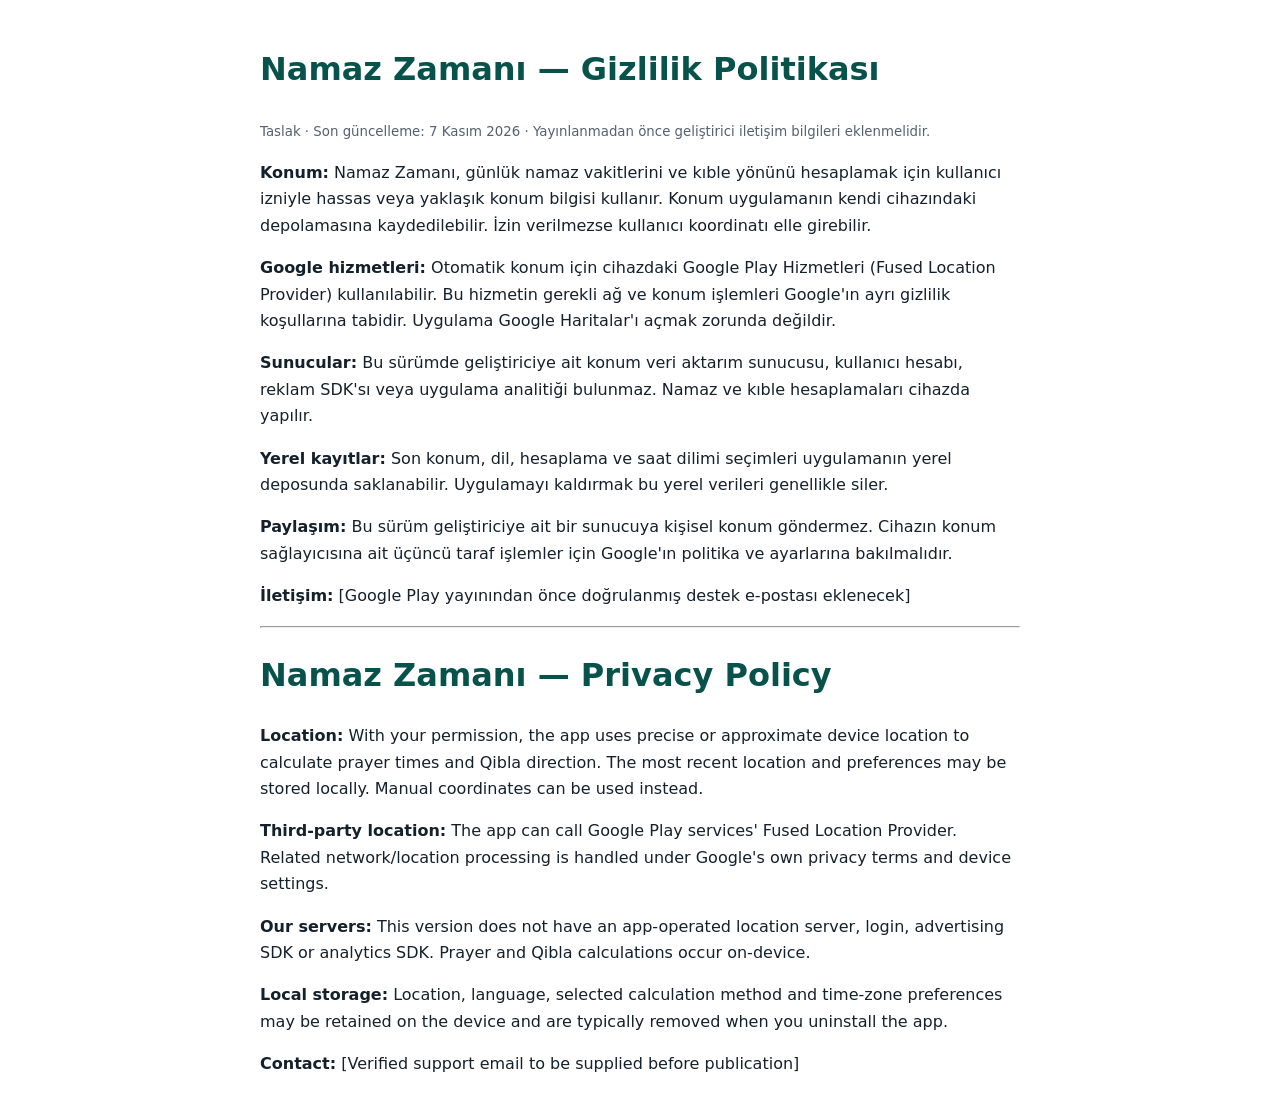
<file: play_store/privacy-policy.html>
<!doctype html>
<html lang="tr">
<head><meta charset="utf-8"><meta name="viewport" content="width=device-width,initial-scale=1">
<title>Namaz Zamanı — Gizlilik Politikası / Privacy Policy</title>
<style>body{font:16px/1.65 system-ui,sans-serif;max-width:760px;padding:22px;margin:auto;color:#14202b}h1,h2{color:#07534c}small{color:#54616f}</style></head>
<body>
<h1>Namaz Zamanı — Gizlilik Politikası</h1>
<small>Taslak · Son güncelleme: 7 Kasım 2026 · Yayınlanmadan önce geliştirici iletişim bilgileri eklenmelidir.</small>
<p><b>Konum:</b> Namaz Zamanı, günlük namaz vakitlerini ve kıble yönünü hesaplamak için kullanıcı izniyle hassas veya yaklaşık konum bilgisi kullanır. Konum uygulamanın kendi cihazındaki depolamasına kaydedilebilir. İzin verilmezse kullanıcı koordinatı elle girebilir.</p>
<p><b>Google hizmetleri:</b> Otomatik konum için cihazdaki Google Play Hizmetleri (Fused Location Provider) kullanılabilir. Bu hizmetin gerekli ağ ve konum işlemleri Google'ın ayrı gizlilik koşullarına tabidir. Uygulama Google Haritalar'ı açmak zorunda değildir.</p>
<p><b>Sunucular:</b> Bu sürümde geliştiriciye ait konum veri aktarım sunucusu, kullanıcı hesabı, reklam SDK'sı veya uygulama analitiği bulunmaz. Namaz ve kıble hesaplamaları cihazda yapılır.</p>
<p><b>Yerel kayıtlar:</b> Son konum, dil, hesaplama ve saat dilimi seçimleri uygulamanın yerel deposunda saklanabilir. Uygulamayı kaldırmak bu yerel verileri genellikle siler.</p>
<p><b>Paylaşım:</b> Bu sürüm geliştiriciye ait bir sunucuya kişisel konum göndermez. Cihazın konum sağlayıcısına ait üçüncü taraf işlemler için Google'ın politika ve ayarlarına bakılmalıdır.</p>
<p><b>İletişim:</b> [Google Play yayınından önce doğrulanmış destek e-postası eklenecek]</p>
<hr>
<h1 lang="en">Namaz Zamanı — Privacy Policy</h1>
<p lang="en"><b>Location:</b> With your permission, the app uses precise or approximate device location to calculate prayer times and Qibla direction. The most recent location and preferences may be stored locally. Manual coordinates can be used instead.</p>
<p lang="en"><b>Third-party location:</b> The app can call Google Play services' Fused Location Provider. Related network/location processing is handled under Google's own privacy terms and device settings.</p>
<p lang="en"><b>Our servers:</b> This version does not have an app-operated location server, login, advertising SDK or analytics SDK. Prayer and Qibla calculations occur on-device.</p>
<p lang="en"><b>Local storage:</b> Location, language, selected calculation method and time-zone preferences may be retained on the device and are typically removed when you uninstall the app.</p>
<p lang="en"><b>Contact:</b> [Verified support email to be supplied before publication]</p>
</body></html>
</file>
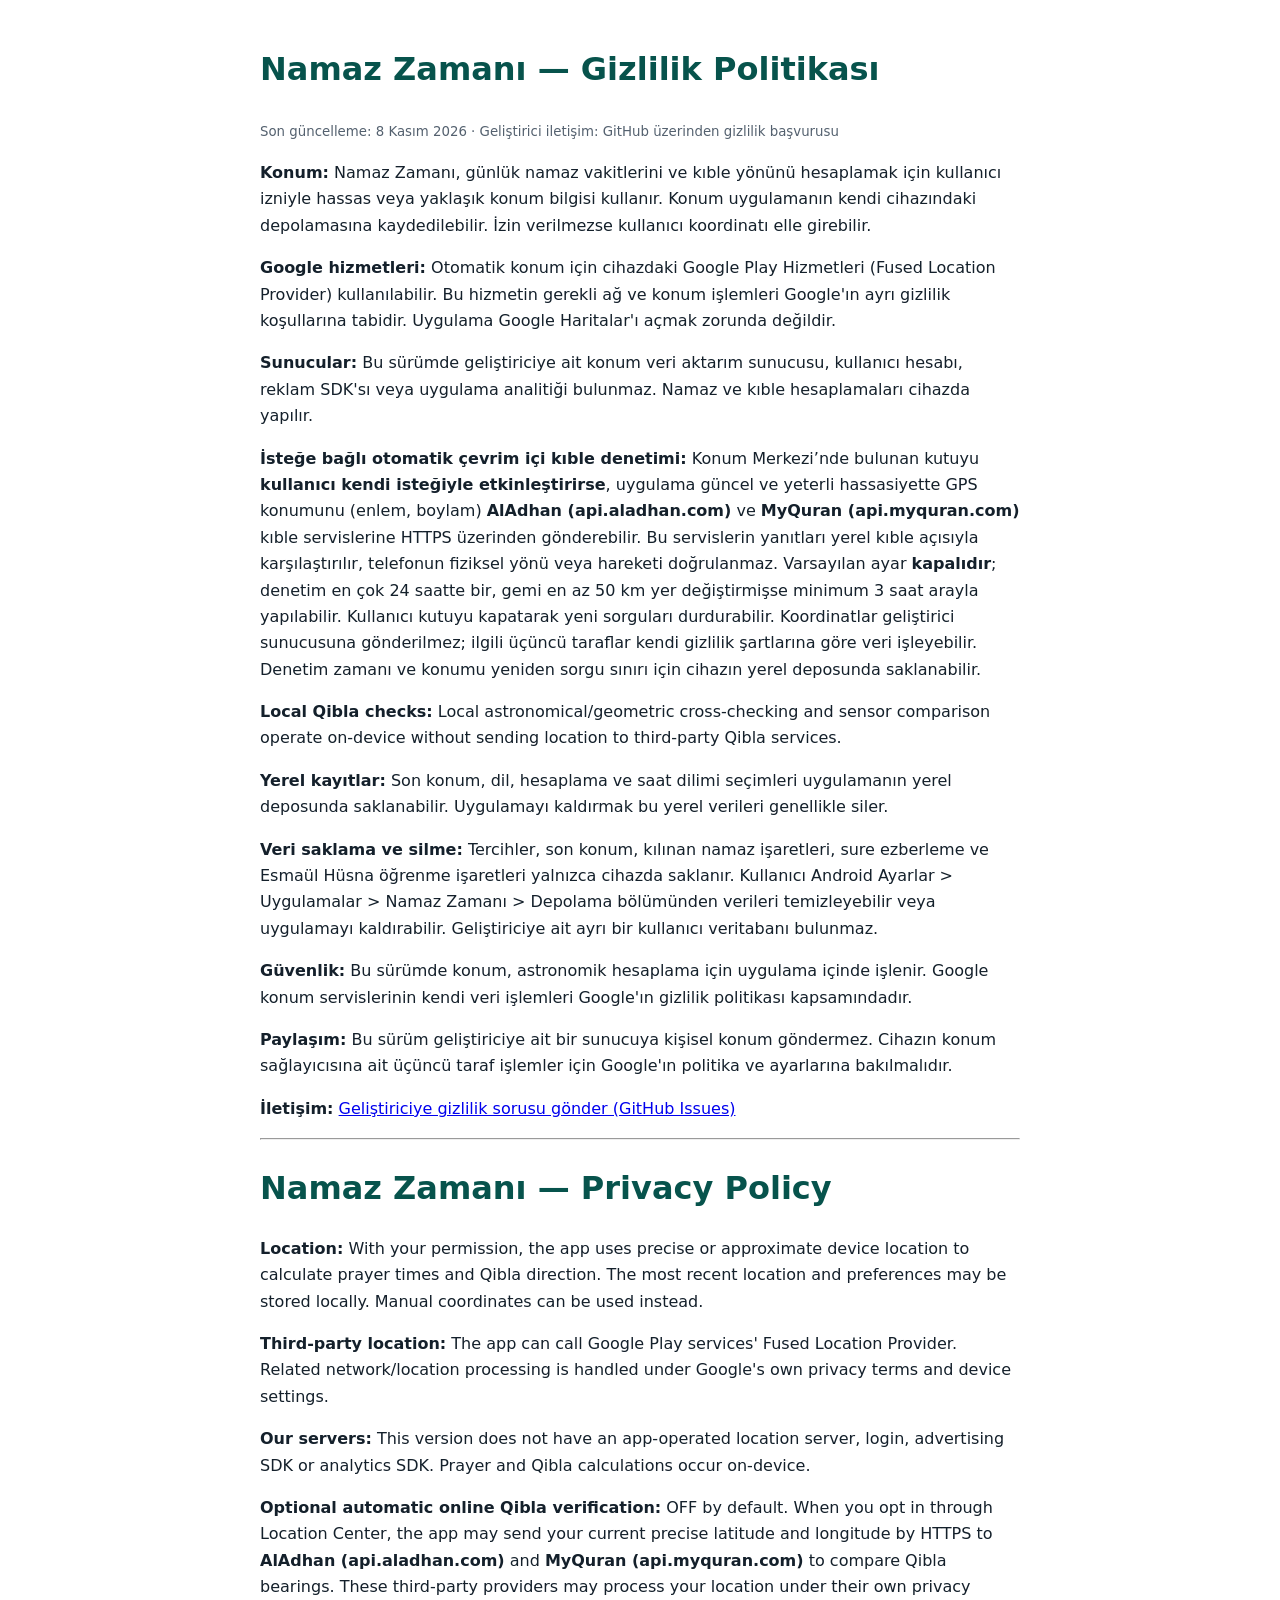
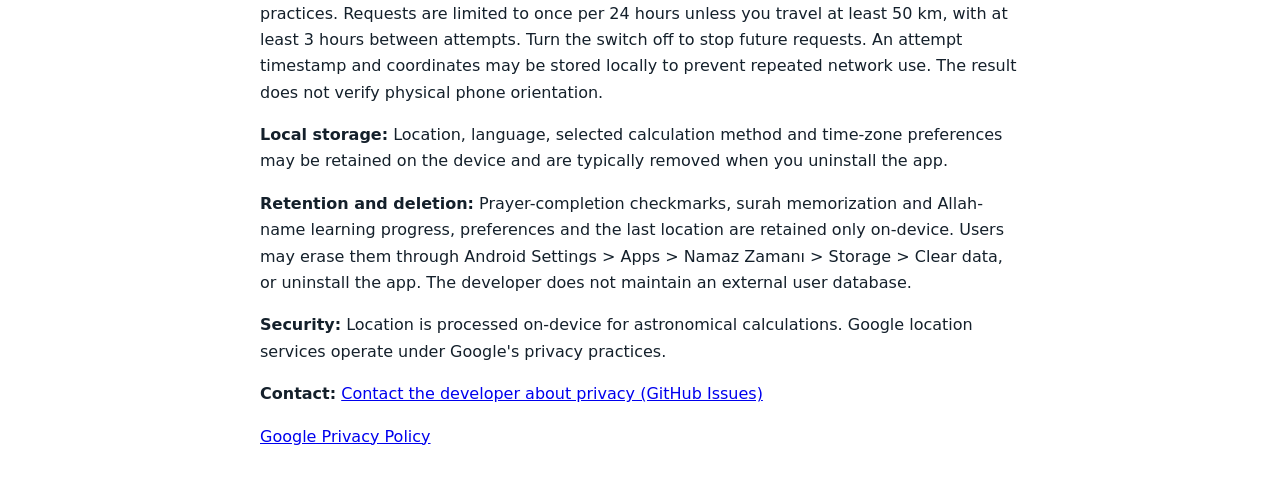
<file: app/src/main/assets/privacy-policy.html>
<!doctype html>
<html lang="tr">
<head><meta charset="utf-8"><meta name="viewport" content="width=device-width,initial-scale=1">
<title>Namaz Zamanı — Gizlilik Politikası / Privacy Policy</title>
<style>body{font:16px/1.65 system-ui,sans-serif;max-width:760px;padding:22px;margin:auto;color:#14202b}h1,h2{color:#07534c}small{color:#54616f}</style></head>
<body>
<h1>Namaz Zamanı — Gizlilik Politikası</h1>
<small>Son güncelleme: 8 Kasım 2026 · Geliştirici iletişim: GitHub üzerinden gizlilik başvurusu</small>
<p><b>Konum:</b> Namaz Zamanı, günlük namaz vakitlerini ve kıble yönünü hesaplamak için kullanıcı izniyle hassas veya yaklaşık konum bilgisi kullanır. Konum uygulamanın kendi cihazındaki depolamasına kaydedilebilir. İzin verilmezse kullanıcı koordinatı elle girebilir.</p>
<p><b>Google hizmetleri:</b> Otomatik konum için cihazdaki Google Play Hizmetleri (Fused Location Provider) kullanılabilir. Bu hizmetin gerekli ağ ve konum işlemleri Google'ın ayrı gizlilik koşullarına tabidir. Uygulama Google Haritalar'ı açmak zorunda değildir.</p>
<p><b>Sunucular:</b> Bu sürümde geliştiriciye ait konum veri aktarım sunucusu, kullanıcı hesabı, reklam SDK'sı veya uygulama analitiği bulunmaz. Namaz ve kıble hesaplamaları cihazda yapılır.</p>
<p><b>İsteğe bağlı otomatik çevrim içi kıble denetimi:</b> Konum Merkezi’nde bulunan kutuyu <b>kullanıcı kendi isteğiyle etkinleştirirse</b>, uygulama güncel ve yeterli hassasiyette GPS konumunu (enlem, boylam) <b>AlAdhan (api.aladhan.com)</b> ve <b>MyQuran (api.myquran.com)</b> kıble servislerine HTTPS üzerinden gönderebilir. Bu servislerin yanıtları yerel kıble açısıyla karşılaştırılır, telefonun fiziksel yönü veya hareketi doğrulanmaz. Varsayılan ayar <b>kapalıdır</b>; denetim en çok 24 saatte bir, gemi en az 50 km yer değiştirmişse minimum 3 saat arayla yapılabilir. Kullanıcı kutuyu kapatarak yeni sorguları durdurabilir. Koordinatlar geliştirici sunucusuna gönderilmez; ilgili üçüncü taraflar kendi gizlilik şartlarına göre veri işleyebilir. Denetim zamanı ve konumu yeniden sorgu sınırı için cihazın yerel deposunda saklanabilir.</p>
<p><b>Local Qibla checks:</b> Local astronomical/geometric cross-checking and sensor comparison operate on-device without sending location to third-party Qibla services.</p>
<p><b>Yerel kayıtlar:</b> Son konum, dil, hesaplama ve saat dilimi seçimleri uygulamanın yerel deposunda saklanabilir. Uygulamayı kaldırmak bu yerel verileri genellikle siler.</p>
<p><b>Veri saklama ve silme:</b> Tercihler, son konum, kılınan namaz işaretleri, sure ezberleme ve Esmaül Hüsna öğrenme işaretleri yalnızca cihazda saklanır. Kullanıcı Android Ayarlar &gt; Uygulamalar &gt; Namaz Zamanı &gt; Depolama bölümünden verileri temizleyebilir veya uygulamayı kaldırabilir. Geliştiriciye ait ayrı bir kullanıcı veritabanı bulunmaz.</p>
<p><b>Güvenlik:</b> Bu sürümde konum, astronomik hesaplama için uygulama içinde işlenir. Google konum servislerinin kendi veri işlemleri Google'ın gizlilik politikası kapsamındadır.</p>
<p><b>Paylaşım:</b> Bu sürüm geliştiriciye ait bir sunucuya kişisel konum göndermez. Cihazın konum sağlayıcısına ait üçüncü taraf işlemler için Google'ın politika ve ayarlarına bakılmalıdır.</p>
<p><b>İletişim:</b> <a href="https://github.com/umittamer8241-cpu/Namaz-zaman-/issues/new">Geliştiriciye gizlilik sorusu gönder (GitHub Issues)</a></p>
<hr>
<h1 lang="en">Namaz Zamanı — Privacy Policy</h1>
<p lang="en"><b>Location:</b> With your permission, the app uses precise or approximate device location to calculate prayer times and Qibla direction. The most recent location and preferences may be stored locally. Manual coordinates can be used instead.</p>
<p lang="en"><b>Third-party location:</b> The app can call Google Play services' Fused Location Provider. Related network/location processing is handled under Google's own privacy terms and device settings.</p>
<p lang="en"><b>Our servers:</b> This version does not have an app-operated location server, login, advertising SDK or analytics SDK. Prayer and Qibla calculations occur on-device.</p>
<p lang="en"><b>Optional automatic online Qibla verification:</b> OFF by default. When you opt in through Location Center, the app may send your current precise latitude and longitude by HTTPS to <b>AlAdhan (api.aladhan.com)</b> and <b>MyQuran (api.myquran.com)</b> to compare Qibla bearings. These third-party providers may process your location under their own privacy practices. Requests are limited to once per 24 hours unless you travel at least 50 km, with at least 3 hours between attempts. Turn the switch off to stop future requests. An attempt timestamp and coordinates may be stored locally to prevent repeated network use. The result does not verify physical phone orientation.</p>
<p lang="en"><b>Local storage:</b> Location, language, selected calculation method and time-zone preferences may be retained on the device and are typically removed when you uninstall the app.</p>
<p lang="en"><b>Retention and deletion:</b> Prayer-completion checkmarks, surah memorization and Allah-name learning progress, preferences and the last location are retained only on-device. Users may erase them through Android Settings &gt; Apps &gt; Namaz Zamanı &gt; Storage &gt; Clear data, or uninstall the app. The developer does not maintain an external user database.</p>
<p lang="en"><b>Security:</b> Location is processed on-device for astronomical calculations. Google location services operate under Google's privacy practices.</p>
<p lang="en"><b>Contact:</b> <a href="https://github.com/umittamer8241-cpu/Namaz-zaman-/issues/new">Contact the developer about privacy (GitHub Issues)</a></p>
<footer><p><a href="https://policies.google.com/privacy">Google Privacy Policy</a></p></footer></body></html>
</file>
<file: app/src/main/assets/learning_styles.css>
/* Offline v0.9 prayer tracking and Qur'an learning modules — isolated styles */
#nz-prayer-tracker,#nz-dua-learning,#nz-surah-learning,#nz-esma-learning{margin-top:16px}
#nz-prayer-tracker .loc-sub,#nz-dua-learning .loc-sub,#nz-surah-learning .loc-sub,#nz-esma-learning .loc-sub{font-size:12px;line-height:1.55;margin:9px 0}
.nz-learn-row{display:flex;align-items:center;gap:9px;justify-content:space-between;margin:13px 0}
.nz-learn-row>select,.nz-learn-row>input{min-width:0;flex:1}
.nz-progress{color:var(--mint);font-variant-numeric:tabular-nums;background:#133f43;padding:9px;border-radius:10px;font-size:13px;white-space:nowrap}
.nz-arabic{font-family:'Noto Naskh Arabic','Amiri','Traditional Arabic',serif;font-size:clamp(23px,6.7vw,31px);line-height:2.05;text-align:right;color:#f9dfa0;direction:rtl;font-weight:500}
.nz-basmala{text-align:center;font-size:25px;line-height:2;margin:10px 0}
.nz-dua-arabic{margin:14px 0 7px;line-height:2.2}
.nz-verse-list{display:grid;gap:8px;margin:12px 0}
.nz-verse{background:#061b2a99;border:1px solid #355363;border-radius:14px;padding:8px 12px 10px;position:relative}
.nz-verse-num{display:inline-flex;border:1px solid #486a65;color:var(--mint);font-size:11px;border-radius:20px;padding:2px 7px;margin:2px 0 0}
.nz-verse .nz-arabic{margin-top:-8px}
.nz-phonetic{color:#b8e1da;font-size:13px;line-height:1.75;letter-spacing:.1px}
.nz-mini-label{font-size:11px;color:var(--gold);text-transform:uppercase;letter-spacing:1.25px;font-weight:800;margin-top:16px}
.nz-meaning{font-size:14px;line-height:1.7;color:#eff6f3;margin:5px 0 14px}
.nz-learn-controls{display:flex;flex-wrap:wrap;gap:10px;align-items:center;margin:12px 0}
.nz-learn-controls button{padding:9px 12px}
.nz-check-label{display:flex;align-items:center;gap:7px;font-size:13px;color:#cfe5df}
.nz-check-label input{width:auto;accent-color:var(--mint)}
.nz-repeat-label{display:flex;align-items:center;gap:7px;font-size:12px;color:#cfe5df}
.nz-repeat-label select{width:80px;min-width:0;padding:8px}
.nz-done{background:#144f42;border-color:#63c8a7;color:#dcffef}
.nz-source-link{display:inline-block;color:#e7c988;text-decoration:underline;font-size:12px;line-height:1.5;overflow-wrap:anywhere}
.nz-source{margin-top:10px}
.nz-esma-grid{display:grid;grid-template-columns:repeat(2,minmax(0,1fr));gap:9px;margin:12px 0}
.nz-esma-item{padding:11px;border:1px solid #355363;border-radius:15px;background:#0b2534}
.nz-esma-label{display:flex;flex-wrap:wrap;gap:6px;align-items:center}
.nz-esma-label strong{font-size:14px;color:#f5eccb}
.nz-index{font-size:11px;color:var(--mint)}
.nz-esma-ar{font-size:23px;line-height:1.3;display:block;width:100%;text-align:right;font-family:'Noto Naskh Arabic','Amiri',serif;color:#f4d48c}
.nz-esma-meaning{font-size:12px;color:#c1d6d9;min-height:34px;line-height:1.4}
.nz-esma-item button{font-size:11px;padding:7px 9px;width:100%}
#nz-esma-more{display:block;margin:12px auto}
#nz-esma-more[hidden]{display:none}
.nz-tracker-navigation{display:flex;align-items:center;justify-content:space-between;gap:10px;margin:12px 0}
.nz-tracker-navigation button{font-size:18px;padding:5px 13px}
.nz-tracker-navigation button:disabled{opacity:.35}
.nz-day-name{font-size:14px;text-align:center}
.nz-tracker-progress{display:flex;align-items:center;gap:12px;color:var(--gold);font-size:12px;font-weight:700}
.nz-progress-rail{background:#0b1c2a;border-radius:99px;height:8px;flex:1;overflow:hidden;border:1px solid #355363}
.nz-progress-fill{background:linear-gradient(90deg,#52ad9d,#f4d48c);height:100%;border-radius:99px}
.nz-track-grid{display:grid;grid-template-columns:repeat(2,minmax(0,1fr));gap:8px;margin:14px 0}
.nz-track-row{background:#0b2333;border:1px solid #365165;border-radius:12px;padding:11px;display:flex;align-items:center;gap:9px;font-size:13px;cursor:pointer}
.nz-track-row input{width:auto;accent-color:var(--mint);flex:none}
.nz-check-mark{margin-left:auto;color:var(--mint);font-weight:800}
.nz-selected-prayer{box-shadow:0 0 0 2px var(--gold)}
#nz-developer-note{font-size:11px;line-height:1.6;color:var(--muted);text-align:center;margin:20px 8px 8px;padding:12px;border-top:1px solid #355363}
@media(max-width:380px){.nz-esma-grid{grid-template-columns:1fr}.nz-track-grid{grid-template-columns:1fr}.nz-learn-controls button{padding:8px}}


/* v0.11: integrated compact daily prayer completion */
#nz-prayer-tracker.nz-prayer-inline{margin:0}
.nz-prayer-today-head{display:flex;align-items:center;justify-content:space-between;gap:10px;margin:0 2px 10px;font-size:12px;color:#b4dcd7}
.nz-prayer-today-head strong{color:var(--gold);font-variant-numeric:tabular-nums;white-space:nowrap;font-size:13px}
.time-tile{display:flex;flex-direction:column;align-items:center;justify-content:center;min-height:108px;gap:3px}
.time-tile .time-num{margin-bottom:3px}
.nz-tile-completion{display:flex;align-items:center;justify-content:center;gap:6px;padding:5px 7px;border-radius:9px;color:#accdd0;font-size:11px;line-height:1.2;border:1px solid #355b61;cursor:pointer;max-width:100%;background:#112b35}
.nz-tile-completion.done{color:#e4fff2;border-color:#68d5a3;background:#165040}
.nz-tile-completion input{margin:0;width:15px;height:15px;flex:none;accent-color:#7ce6b5}
.nz-tile-completion input:focus-visible{outline:2px solid #f4d48c;outline-offset:2px}

/* v0.11: gold/teal premium compass, precise needle remains sensor-driven */
.compass-card.compass-luxe{background:radial-gradient(ellipse at 12% 0%,#26647966,transparent 60%),linear-gradient(140deg,#102e40,#071c2b);border:1px solid #7d7354;box-shadow:0 20px 40px #0005,inset 0 1px 0 #f3d58a24;padding:21px 16px}
.premium-dial{isolation:isolate;max-width:240px;margin:auto;border:5px solid #98764c;box-shadow:0 0 0 2px #ead28b82,0 0 0 7px #071c28,0 0 0 8px #6aa7a33b,0 15px 35px #0008,inset 0 0 20px #0008;background:radial-gradient(circle at 45% 35%,#153d50,#0a2433 62%,#051422 100%);overflow:visible}
.premium-dial:before{content:"";position:absolute;inset:5px;border-radius:50%;border:1px solid #bfa26988;background:repeating-conic-gradient(from 0deg,#e9d39bba 0deg 1deg,transparent 1deg 30deg);-webkit-mask:radial-gradient(circle,transparent 0 83%,#000 85% 87%,transparent 88%);mask:radial-gradient(circle,transparent 0 83%,#000 85% 87%,transparent 88%);pointer-events:none}
.premium-dial:after{content:"";position:absolute;top:50%;left:50%;width:5px;height:5px;transform:translate(-50%,-50%);border:1px solid #fff5ce;background:#f9e3a1;border-radius:50%;box-shadow:0 0 12px #f0cd7f;z-index:4}
.compass-halo{position:absolute;inset:16%;border:1px solid #a2d0c845;border-radius:50%;box-shadow:inset 0 0 40px #79d9bb11,0 0 20px #2bb4a015}
.compass-face{position:absolute;inset:26%;border:1px dashed #bd9f6350;border-radius:50%}
.premium-dial .tick{font-weight:900;font-size:13px;text-shadow:0 1px 8px #000;z-index:3}
.premium-dial .tick.n{color:#ffe49e;top:12px;left:50%;transform:translateX(-50%)}
.premium-dial .tick.s{color:#a5e4df;bottom:11px;left:50%;transform:translateX(-50%)}
.premium-dial .tick.e{right:11px;top:50%;transform:translateY(-50%)}
.premium-dial .tick.w{left:11px;top:50%;transform:translateY(-50%)}
.compass-point{position:absolute;font-size:15px;color:#8fc2b0;opacity:.8}
.compass-point.ne{top:21%;right:20%}.compass-point.nw{top:21%;left:20%}
.compass-point.se{bottom:21%;right:20%}.compass-point.sw{bottom:21%;left:20%}
.premium-dial .needle-wrap{inset:15%;transition:transform .23s ease-out;filter:drop-shadow(0 3px 4px #000)}
.premium-needle{width:100%;height:100%;overflow:visible}
.compass-readout .qval{font-size:clamp(39px,8vw,54px);background:linear-gradient(145deg,#fff4d0,#c5964c);background-clip:text;-webkit-background-clip:text;color:transparent;text-shadow:0 6px 24px #e9bb5b33}
.compass-readout .compass-status{margin-top:12px;padding:8px 10px;border:1px solid #315d62;border-radius:10px;background:#082838b0}
.nz-esma-today{max-width:520px;margin:12px auto}
.nz-esma-today .nz-esma-ar{font-size:32px;text-align:center;padding:9px}
.nz-esma-today .nz-esma-label{justify-content:center}
.nz-esma-today .nz-esma-meaning{text-align:center;min-height:0}
@media(max-width:410px){.premium-dial{max-width:182px}.compass-card.compass-luxe{padding:16px 10px}.nz-prayer-today-head{font-size:11px}.time-tile{min-height:100px}.nz-tile-completion{padding:4px 5px}}

/* v0.13 — prayer gate and monthly journal */
.nz-tile-completion.locked{background:#0b1c29;border:1px dashed #49616b;color:#93a7b0;cursor:not-allowed;opacity:.75}
.nz-tile-completion.locked input{cursor:not-allowed;accent-color:#718693}
.nz-tile-completion:not(.locked){transition:background .18s ease,border-color .18s ease}
.nz-calendar-panel{margin-top:13px;padding:17px;border-color:#516c73;background:linear-gradient(145deg,#102c3c,#0a1f2f)}
.nz-cal-title{font-size:15px;color:#f0d698;font-weight:800;letter-spacing:.3px;margin:0 0 12px}
.nz-cal-navigation{display:flex;align-items:center;justify-content:space-between;gap:8px;margin-bottom:15px}
.nz-cal-navigation button{font-size:21px;line-height:1;padding:5px 12px;border-color:#6d745f;border-radius:11px;background:#133843}
.nz-cal-navigation button:disabled{opacity:.25}
.nz-cal-month-title{font-size:17px;color:#f3e0b4;font-weight:750;text-align:center;text-transform:capitalize}
.nz-cal-weekdays,.nz-cal-grid{display:grid;grid-template-columns:repeat(7,minmax(0,1fr));gap:6px}
.nz-cal-weekdays{margin-bottom:5px}
.nz-cal-weekdays span{text-align:center;font-size:10px;color:#a6bdc2;font-weight:700;padding:3px 0}
.nz-cal-empty{min-height:57px}
.nz-cal-day{width:100%;min-width:0;min-height:62px;padding:5px 2px 4px;border:1px solid #385768;border-radius:12px;background:#0c2737;color:#d5e3e7;display:flex;flex-direction:column;align-items:center;justify-content:center;gap:3px;box-shadow:inset 0 1px 0 #ffffff0b}
.nz-cal-day-number{font-size:16px;line-height:1;font-weight:800;font-variant-numeric:tabular-nums}
.nz-cal-day-dots{display:flex;align-items:center;justify-content:center;gap:2px}
.nz-cal-day-dots i{display:block;width:4px;height:4px;border-radius:50%;background:#415c67}
.nz-cal-day-dots i.filled{background:#75d4b2;box-shadow:0 0 4px #75d4b244}
.nz-cal-day-count{font-size:9px;line-height:1.2;opacity:.8}
.nz-cal-day.is-today{border-color:#bf995c;box-shadow:inset 0 1px 0 #e5bb6255,0 0 0 1px #bca36a55}
.nz-cal-day.is-selected{border-color:#f6dca0;background:#214a4c;box-shadow:0 0 0 1px #f4d48c88,0 0 18px #e6ca8d1e}
.nz-cal-day.is-complete{background:linear-gradient(145deg,#1b5548,#114037)}
.nz-cal-day.is-future{opacity:.38;cursor:not-allowed}
.nz-cal-day:disabled{color:#93a7b0}
.nz-cal-detail{border-top:1px solid #395361;margin-top:15px;padding-top:13px}
.nz-cal-detail-heading{font-weight:800;color:#efd194;font-size:14px;margin-bottom:11px}
.nz-cal-detail-grid{display:grid;grid-template-columns:repeat(5,minmax(0,1fr));gap:6px}
.nz-cal-detail-item{display:flex;flex-direction:column;align-items:center;justify-content:center;gap:8px;min-width:0;text-align:center;border-radius:11px;border:1px solid #365d62;background:#103541;padding:10px 4px;color:#d9f4ee;cursor:pointer;font-size:11px}
.nz-cal-detail-item input{width:18px;height:18px;accent-color:#84dcc0;margin:0;flex:none}
.nz-cal-detail-item.locked{opacity:.44;border-style:dashed;cursor:not-allowed;background:#0b2330}
.nz-cal-detail .loc-sub{font-size:11px;color:#aabfc5;margin:11px 0 0}
.nz-calendar-panel :focus-visible{outline:2px solid #f6dea5;outline-offset:2px}
@media(max-width:420px){
 .nz-calendar-panel{padding:14px 10px}
 .nz-cal-weekdays,.nz-cal-grid{gap:4px}
 .nz-cal-day{min-height:57px;padding:5px 1px 4px;border-radius:10px}
 .nz-cal-day-number{font-size:14px}
 .nz-cal-detail-grid{gap:5px}
 .nz-cal-detail-item{font-size:10px;padding:8px 2px;gap:6px}
}
@media(max-width:350px){.nz-cal-day-dots i{width:3px;height:3px}.nz-cal-weekdays,.nz-cal-grid{gap:3px}.nz-cal-detail-item{font-size:9px}}

/* v0.13 Pro Plus compass — engraved gold ring, sapphire night face, Kaaba medallion */
.compass-card.compass-proplus{margin-top:18px;display:grid;grid-template-columns:minmax(143px,44%) 1fr;align-items:center;gap:18px;min-height:249px;padding:23px 18px;border-radius:27px;border:1px solid #b18e5299;background:radial-gradient(circle at 16% -12%,#3a8e8c55,transparent 58%),radial-gradient(circle at 95% 100%,#a2773a20,transparent 62%),linear-gradient(130deg,#0d2c3a,#061722 65%,#0b2231);box-shadow:inset 0 1px 0 #fff0b744,0 15px 42px #0006;position:relative;overflow:hidden}
.compass-card.compass-proplus:before{content:"";position:absolute;inset:5px;border:1px solid #eac68712;border-radius:23px;pointer-events:none}
.pro-compass-shell{display:flex;align-items:center;flex-direction:column;gap:15px;min-width:0}
.premium-dial.pro-dial{max-width:255px;width:100%;margin:0;aspect-ratio:1;border:4px solid #cba864;box-shadow:0 0 0 2px #fff2bf66,0 0 0 7px #0e2734,0 0 0 8px #759a8a70,0 18px 32px #0008,inset 0 0 36px #0009;background:radial-gradient(circle at 42% 34%,#205365 0%,#123746 27%,#071a2a 65%,#061521 100%);overflow:hidden;isolation:isolate;position:relative}
.premium-dial.pro-dial:before{content:none}
.premium-dial.pro-dial:after{display:none}
.pro-dial-metal{position:absolute;inset:3px;border-radius:50%;border:1px solid #e6cd895d;background:repeating-conic-gradient(from 0deg,#f3d79b88 0deg .9deg,transparent 1.1deg 10deg);-webkit-mask:radial-gradient(circle,transparent 0 78%,#000 79% 82%,transparent 83%);mask:radial-gradient(circle,transparent 0 78%,#000 79% 82%,transparent 83%);pointer-events:none}
.pro-dial-degree-ring{position:absolute;inset:14%;border-radius:50%;border:1px solid #85a7a64c;background:radial-gradient(circle,#16394805 0 37%,transparent 37%),repeating-conic-gradient(from -15deg,#c8a76b35 0 .65deg,transparent .75deg 30deg);-webkit-mask:radial-gradient(circle,transparent 0 80%,#000 82% 85%,transparent 88%);mask:radial-gradient(circle,transparent 0 80%,#000 82% 85%,transparent 88%)}
.pro-dial .compass-halo{inset:22%;border:1px solid #bcb48b40;box-shadow:0 0 0 13px #77bfa609,inset 0 0 32px #0003}
.pro-dial .compass-face{inset:34%;border:1px solid #b5a27c29}
.premium-dial.pro-dial .tick{z-index:4;font-size:14px;font-weight:900;letter-spacing:.5px;text-shadow:0 1px 10px #000;color:#dbd2bc}
.premium-dial.pro-dial .tick.n{top:10px;color:#fbe6ab}
.premium-dial.pro-dial .tick.s{bottom:8px;color:#98dad7}
.premium-dial.pro-dial .tick.e{right:12px}
.premium-dial.pro-dial .tick.w{left:12px}
.pro-diagonal{position:absolute;color:#f3d08c9c;font-size:13px;line-height:1;z-index:3}
.pro-diagonal.ne{right:19%;top:19%}.pro-diagonal.nw{left:19%;top:19%}
.pro-diagonal.se{right:19%;bottom:19%}.pro-diagonal.sw{left:19%;bottom:19%}
.premium-dial.pro-dial .needle-wrap{inset:16%;transition:transform .34s cubic-bezier(.22,.7,.27,1);filter:drop-shadow(0 4px 7px #0009);z-index:5}
.pro-compass-center{position:absolute;top:50%;left:50%;transform:translate(-50%,-50%);width:33px;height:33px;border-radius:50%;background:#061825;border:2px solid #e5c17c;box-shadow:0 0 0 3px #051723,0 0 14px #f4d48c55;display:grid;place-items:center;z-index:7}
.pro-compass-center svg{width:25px;height:25px}
.pro-compass-caption{letter-spacing:3px;font-size:10px;color:#d5bd8d;font-weight:800;text-align:center}
.pro-compass-caption span{color:#74c5bd;letter-spacing:0}
.pro-compass-readout{min-width:0}
.pro-accuracy-tag{display:inline-flex;align-items:center;gap:7px;font-size:9px;font-weight:800;color:#9dd1c8;border:1px solid #40676c;border-radius:99px;padding:7px 9px;margin-bottom:13px;letter-spacing:1.05px}
.pro-status-dot{display:block;width:6px;height:6px;border-radius:50%;background:#6ed4af;box-shadow:0 0 9px #74f3c1a1}
.compass-card.compass-proplus .qval{font-size:clamp(37px,8vw,60px);font-weight:850;letter-spacing:-2px;margin:8px 0 6px;background:linear-gradient(160deg,#fff2cc 0%,#edc575 42%,#9f753b 100%);-webkit-background-clip:text;background-clip:text;color:transparent;text-shadow:0 6px 17px #a27b4b31;font-variant-numeric:tabular-nums}
.pro-compass-data{display:flex;gap:8px;flex-wrap:wrap;margin-top:13px}
.pro-compass-data>div{min-width:0;flex:1;border-radius:11px;border:1px solid #34596b;background:#092333b8;padding:8px 6px;display:flex;flex-direction:column;gap:5px}
.pro-compass-data span{font-size:9px;color:#a6bfc7;line-height:1.35}
.pro-compass-data strong{font-size:17px;letter-spacing:-.5px;font-variant-numeric:tabular-nums;color:#c7f2e3}
.compass-card.compass-proplus .compass-status{font-size:11px;line-height:1.45;min-height:0;background:#0a2838a8;border:1px solid #41636d;border-radius:9px;padding:8px;margin-top:12px}
@media(max-width:410px){
 .compass-card.compass-proplus{grid-template-columns:42% 1fr;gap:14px;padding:19px 12px;min-height:200px}
 .premium-dial.pro-dial{max-width:190px}
 .pro-compass-caption{letter-spacing:2px;font-size:9px}
 .pro-accuracy-tag{font-size:8px;padding:6px 7px;letter-spacing:.5px}
 .pro-compass-data{gap:5px}
 .pro-compass-data span{font-size:8px}
 .pro-compass-data strong{font-size:14px}
}
@media(max-width:342px){.compass-card.compass-proplus{grid-template-columns:1fr;gap:20px}.premium-dial.pro-dial{max-width:210px}}

/* v0.14 Royal Qibla: one live needle, raised engraved solid-gold rim. */
.compass-card.compass-proplus.compass-royal,
.compass-card.compass-proplus:has(.ornate-compass-dial){
 border:2px solid #d0a157;
 border-radius:29px;
 background:radial-gradient(ellipse at 50% -18%,#aa743c26,transparent 47%),
 radial-gradient(ellipse at 11% 16%,#2781833d,transparent 58%),
 linear-gradient(145deg,#081c27,#0d2831 47%,#071821 100%);
 box-shadow:inset 0 2px 0 #fff3c16c,inset 0 -2px 0 #54330a,
 0 0 0 3px #0a1720,0 15px 35px #0009,0 4px 26px #c6963320;
 overflow:visible;
 padding:25px;
}
.compass-card.compass-proplus:has(.ornate-compass-dial):before{
 inset:7px;border:1px solid #b48d4b90;border-radius:22px;
 box-shadow:inset 0 1px #fff2b337;
}
.pro-compass-shell:has(.ornate-compass-dial){gap:9px}
.premium-dial.pro-dial.ornate-compass-dial{
 max-width:370px;width:100%;height:auto;aspect-ratio:1;border:none;
 isolation:isolate;position:relative;border-radius:50%;overflow:visible;
 background:radial-gradient(circle at 43% 30%,#215961 0%,#0d303a 48%,#04151f 76%,#061b25 100%);
 box-shadow:0 0 0 1px #e9bc72,0 0 0 3px #744518,
 0 5px 12px #000a,0 18px 46px #0008,0 0 52px #d5a6521c;
}
.ornate-compass-dial .ornate-compass-frame{
 position:absolute;inset:0;width:100%;height:100%;
 border-radius:50%;z-index:2;object-fit:contain;
 pointer-events:none;user-select:none;
 filter:drop-shadow(0 3px 3px #000b) drop-shadow(0 -1px 1px #ffe2a24f);
}
.ornate-compass-silk{
 position:absolute;inset:19%;z-index:1;border-radius:50%;
 background:repeating-conic-gradient(from 22.5deg,#e7ba6230 0deg 2deg,transparent 3deg 44deg),
 radial-gradient(circle,transparent 55%,#f1ce6c0b 56%,transparent 62%);
 border:1px solid #d5ab523d;opacity:.46;pointer-events:none;
}
.ornate-compass-rose{
 position:absolute;inset:31%;z-index:1;border-radius:50%;
 background:repeating-conic-gradient(from 0deg,#c9974f44 0deg 13deg,transparent 14deg 44deg);
 -webkit-mask:radial-gradient(circle,transparent 0 25%,#000 27% 86%,transparent 90%);
 mask:radial-gradient(circle,transparent 0 25%,#000 27% 86%,transparent 90%);
 opacity:.63;pointer-events:none;
}
.ornate-compass-dial .tick{
 position:absolute;z-index:4!important;font-family:Georgia,'Times New Roman',serif;
 color:#ffe9ad!important;text-shadow:0 1px 2px #271200,0 0 7px #efc05e66;
 font-size:clamp(17px,4vw,25px)!important;letter-spacing:.3px;
}
.ornate-compass-dial .tick.n{top:17.5%!important;left:50%;transform:translateX(-50%)}
.ornate-compass-dial .tick.s{bottom:17%!important;left:50%;transform:translateX(-50%)}
.ornate-compass-dial .tick.e{right:17%!important;top:50%;transform:translateY(-50%)}
.ornate-compass-dial .tick.w{left:17%!important;top:50%;transform:translateY(-50%)}
.premium-dial.pro-dial .needle-wrap.ornate-single-needle{
 position:absolute;inset:22.5%;z-index:5;
 filter:drop-shadow(0 4px 3px #000d) drop-shadow(0 0 6px #fff2b953);
 transition:transform .38s cubic-bezier(.22,.7,.2,1);
 transform-origin:50% 50%;
}
.ornate-single-needle svg{display:block;width:100%;height:100%;overflow:visible}
.pro-compass-center.ornate-compass-center{
 z-index:7;width:32px;height:32px;border:2px solid #f1cc7e;
 background:radial-gradient(circle at 34% 22%,#895621,#25190e 66%);
 box-shadow:0 0 0 4px #050f18,0 0 0 5px #ad8039,0 3px 8px #000b,0 0 16px #ffd27966;
}
.pro-compass-center.ornate-compass-center svg{width:25px;height:25px}
.pro-compass-caption{font-family:Georgia,serif;font-weight:900;letter-spacing:4px;font-size:12px;
 color:#eac87e;text-shadow:0 2px 7px #b67d3b70}
.pro-compass-readout .pro-accuracy-tag{
 border-color:#c49a5a99;background:linear-gradient(140deg,#1d3e3e,#0e3039);color:#f6dc9f
}
.compass-card.compass-proplus:has(.ornate-compass-dial) .qval{
 background:linear-gradient(160deg,#fff7d9,#fbd686 45%,#b7802d 85%);
 background-clip:text;-webkit-background-clip:text;color:transparent;
 filter:drop-shadow(0 2px 9px #c5974b40);
}
@media (max-width:759px){
 .compass-card.compass-proplus:has(.ornate-compass-dial){
  display:flex;flex-direction:column;align-items:stretch;
  gap:19px;padding:23px 18px 21px;
 }
 .pro-compass-shell:has(.ornate-compass-dial){width:100%;gap:12px}
 .premium-dial.pro-dial.ornate-compass-dial{
  width:min(100%,330px);max-width:330px;margin:2px auto 0;
 }
 .compass-card.compass-proplus:has(.ornate-compass-dial) .pro-compass-readout{
  width:100%;text-align:center;padding:0 7px;
 }
 .pro-accuracy-tag{justify-content:center}
 .pro-compass-data{text-align:left;justify-content:stretch}
 .pro-compass-caption{letter-spacing:3px}
}
@media (max-width:380px){
 .compass-card.compass-proplus:has(.ornate-compass-dial){padding:20px 12px 19px}
 .premium-dial.pro-dial.ornate-compass-dial{width:min(100%,300px)}
 .ornate-compass-dial .tick{font-size:17px!important}
}
@media (prefers-reduced-motion:reduce){.ornate-single-needle{transition:none!important}}
/* Compass truthfulness: never display a confident Qibla needle from uncalibrated heading. */
.ornate-single-needle.compass-unreliable,
.needle-wrap.compass-unreliable{opacity:0!important;pointer-events:none!important;transition:opacity .22s ease}
.ornate-single-needle:not(.compass-unreliable){opacity:1;transition:transform .38s cubic-bezier(.22,.7,.2,1),opacity .2s ease}
.compass-quality{margin:8px 0 10px;font-size:12px;line-height:1.5;color:#efdcad;border:1px solid #94784b;background:#271f178c;border-radius:10px;padding:9px 10px}
#compass-calibrate{border:1px solid #b28a52;color:#f1da9b;background:linear-gradient(145deg,#24434b,#122835);font-weight:750;margin:5px auto;display:inline-block}
.compass-calibration-guide{border:1px solid #a88452;background:linear-gradient(155deg,#15393b,#1a252e);border-radius:13px;padding:12px 14px;margin:9px 0 0;font-size:12px;line-height:1.65;color:#f3e9c8}
.compass-calibration-guide[hidden]{display:none!important}

/* v0.16 diagnostic panel: compare devices without collecting precise location */
.compass-diagnostics{
 text-align:left;margin:13px 0 0;border:1px solid #9a7c4d;border-radius:14px;
 background:linear-gradient(145deg,#142c35,#10232f);padding:11px 12px;
 box-shadow:inset 0 1px 0 #ffe5ad25;
}
.compass-diagnostics summary{cursor:pointer;color:#f5d695;font-size:13px;font-weight:800;line-height:1.6}
.compass-debug-data{margin:12px 0 10px;display:grid;gap:5px}
.compass-debug-row{display:flex;justify-content:space-between;align-items:baseline;gap:10px;
 font-size:12px;border-bottom:1px solid #55707943;padding:4px 0;color:#b9cfd5}
.compass-debug-row strong{color:#f5e7c2;white-space:nowrap;font-size:12px;
 font-variant-numeric:tabular-nums}
.compass-debug-warning{color:#f8c485;font-size:12px;line-height:1.5;border:1px solid #d6a06966;
 background:#543a234e;border-radius:9px;padding:9px;margin:5px 0}
#compass-diagnostics-copy{border:1px solid #b28a52;border-radius:10px;
 color:#f5deb1;background:#1c363d;font-size:12px;padding:10px;margin:3px 0 0}
#compass-diagnostics-copy-status{color:#94cfad;margin:5px 0}

/* v0.16 tap a day -> prominent inline editor; records save as toggled. */
.nz-cal-tap-hint{margin:-5px 0 13px;color:#e6cea0;font-size:12px;line-height:1.5;text-align:center}
.nz-cal-day{cursor:pointer;transition:border-color .16s ease,transform .16s ease,background .16s ease}
.nz-cal-day:not(:disabled):active{transform:scale(.96)}
.nz-cal-day:not(:disabled):hover{border-color:#f0d083;background:#23464c}
.nz-cal-day.is-selected{border-color:#fff1b9;box-shadow:0 0 0 2px #eac27799,0 0 20px #cfaa4e38}
.nz-cal-detail.nz-cal-editor{margin-top:15px;padding:14px;border:1px solid #d5aa65;border-radius:15px;
 background:radial-gradient(ellipse at 5% 2%,#417c7335,transparent 70%),linear-gradient(145deg,#153c45,#0c2835);
 box-shadow:inset 0 1px 0 #ffeaba40,0 8px 20px #0003}
.nz-cal-editor-header{display:flex;align-items:center;justify-content:space-between;gap:10px;margin-bottom:7px}
.nz-cal-editor-titles{min-width:0;flex:1}
.nz-cal-editor-label{color:#f5d69d;font-size:14px;font-weight:800}
.nz-cal-detail.nz-cal-editor .nz-cal-detail-heading{color:#d8ebdc;margin:4px 0 0;font-size:12px}
.nz-cal-editor-close{display:inline-grid;place-items:center;width:36px;height:36px;min-width:36px;
 background:#223f48;border:1px solid #ab8f61;border-radius:10px;font-size:23px;color:#f5e3bd}
.nz-cal-instruction{color:#b2d0c8;font-size:12px;line-height:1.55;margin:0 0 14px}
.nz-cal-editor .nz-cal-detail-item{padding:14px 3px;min-height:75px;border-color:#60908e;
 background:linear-gradient(145deg,#17434a,#0c313b);font-size:11px;line-height:1.3}
.nz-cal-editor .nz-cal-detail-item:has(input:checked){background:linear-gradient(145deg,#24644e,#0d463e);
 border-color:#9adeb2;color:#e3fff1}
.nz-cal-editor .nz-cal-detail-item input{width:22px;height:22px}
.nz-cal-editor .nz-cal-detail-item.locked{opacity:.37;border-style:dashed;cursor:not-allowed}
.nz-cal-editor-count{text-align:center;font-size:15px;font-variant-numeric:tabular-nums;font-weight:850;
 color:#f2d99d;margin:12px 0 6px}
.nz-cal-editor-saved{text-align:center;font-size:11px;color:#96d9b5;margin:2px 0 4px}
@media(max-width:410px){.nz-cal-detail.nz-cal-editor{padding:13px 7px}.nz-cal-editor .nz-cal-detail-item{font-size:10px;padding:10px 2px;min-height:68px}}


/* v0.18: visible offline location fallback before the long prayer sections. */
.location-rescue{margin:12px 0 15px;padding:15px;border-radius:17px;
 border:1px solid #d0a368;background:linear-gradient(155deg,#2e302a,#172f37 65%,#102838);
 box-shadow:inset 0 1px 0 #e9be6855,0 10px 26px #0003}
.location-rescue[hidden],.location-rescue-actions button[hidden]{display:none!important}
.location-rescue strong{display:block;color:#ffdfac;font-size:15px;margin-bottom:7px}
.location-rescue p{font-size:12px;line-height:1.55;color:#d8e4dd;margin:0 0 12px}
.location-rescue-actions{display:grid;grid-template-columns:repeat(2,minmax(0,1fr));gap:8px}
.location-rescue-actions button{white-space:normal;line-height:1.3;min-height:43px;font-size:12px;padding:9px 7px}
.location-rescue-actions button:first-child{border-color:#d7ae6e;background:#3b4f45;color:#fff0ca}
#manual-location-details[open]{scroll-margin:20px}
@media(max-width:350px){.location-rescue-actions{grid-template-columns:1fr}}

/* v0.19 — safe solar-shadow alternative, independent of magnetic heading */
.sun-shadow-method{margin:14px 0 8px;padding:13px;border:1px solid #b79653;background:
 linear-gradient(135deg,#30423d,#152e37 55%,#112631);border-radius:15px;box-shadow:inset 0 1px 0 #fff1bd33}
.sun-shadow-method summary{font-size:13px;line-height:1.5;font-weight:850;color:#ffe4aa;cursor:pointer}
.sun-shadow-method p{font-size:12px;line-height:1.6;color:#d6e7de;margin:9px 0}
.sun-shadow-status{margin:10px 0;padding:9px 10px;border-radius:10px;
 border:1px solid #6997818a;background:#0b2826;color:#d6f1cb;font-size:12px;line-height:1.55}
.sun-shadow-actions{display:flex;flex-wrap:wrap;gap:8px}
.sun-shadow-actions button{flex:1 1 125px;min-width:0;border-color:#d8b46b;
 background:linear-gradient(145deg,#8b602d,#614926);color:#fff4cf;
 font-weight:800;font-size:12px;line-height:1.4;white-space:normal}
.sun-shadow-actions button.secondary{border-color:#627c74;background:#1b3743;color:#d9f1ed}
.sun-shadow-actions button:disabled{opacity:.4;cursor:not-allowed}
#sun-shadow-caution{color:#f3d7b5;font-size:11px}

/* v0.19 independent, offline reference methods; explicitly user aligned */
.manual-reference-methods{margin:13px 0 9px;border:1px solid #8f9e87;border-radius:15px;padding:13px;background:
 linear-gradient(145deg,#173f40,#112c36 70%,#162b2c);box-shadow:inset 0 1px 0 #d5e8ac32}
.manual-reference-methods>summary{color:#cdeabc;font-size:14px;font-weight:850;line-height:1.5;cursor:pointer}
.manual-reference-methods p{font-size:12px;line-height:1.6;color:#d3e4de;margin:7px 0 10px}
.manual-reference-choice{padding:12px;border:1px solid #55756e;border-radius:12px;background:#0e2934b3;margin:10px 0}
.manual-reference-choice strong{font-size:13px;color:#f5dba5}
.manual-reference-choice button{display:block;border:1px solid #b3a272;border-radius:10px;
 background:linear-gradient(140deg,#456655,#26484b);color:#fff2cc;padding:10px 12px;
 font-weight:750;line-height:1.3;white-space:normal;width:100%;font-size:12px}
.manual-reference-field{display:flex;flex-direction:column;gap:6px;margin:8px 0 10px}
.manual-reference-field span,.manual-reference-coords span{font-size:11px;color:#b8d0c5}
.manual-reference-field input,.manual-reference-coords input{width:100%;max-width:100%;
 box-sizing:border-box;background:#102e35;color:#ecf5da;border:1px solid #66867a;
 padding:9px 10px;border-radius:8px;font-size:14px}
.manual-reference-coords{display:grid;grid-template-columns:repeat(2,minmax(0,1fr));gap:8px;margin:10px 0}
.manual-reference-coords label{min-width:0;display:flex;flex-direction:column;gap:6px}
.manual-reference-confirm{display:flex;gap:10px;align-items:flex-start;line-height:1.5;
 font-size:12px;color:#ffe2b1;border:1px solid #c9a46977;padding:11px;border-radius:10px;background:#42341f42}
.manual-reference-confirm input{height:20px;width:20px;flex:none;margin:0;accent-color:#c9c374}
.manual-reference-message{font-size:12px;line-height:1.55;color:#fff0bf;min-height:12px}
#manual-reference-reset{padding:9px 11px;border:1px solid #81927b;background:#193943;
 border-radius:10px;font-size:12px;color:#dee7d2;line-height:1.3}
#manual-reference-reset:disabled{opacity:.45}
@media(max-width:340px){.manual-reference-coords{grid-template-columns:1fr}}

/* v0.19 – bandwidth-controlled, on-demand online Qibla bearing verification */
.qibla-online-verify{margin:13px 0 9px;padding:13px;border:1px solid #8bb6b0;
 background:linear-gradient(145deg,#12383c,#102532 70%,#193732);border-radius:15px;
 box-shadow:inset 0 1px 0 #d2eaba40}
.qibla-online-verify summary{font-size:13px;color:#baf0e0;font-weight:850;cursor:pointer}
.qibla-online-verify p{font-size:12px;color:#cddfda;line-height:1.6;margin:9px 0}
#qibla-online-button{border:1px solid #b8dca9;background:linear-gradient(145deg,#2f6153,#1b4b4b);
 color:#efffd6;font-weight:800;font-size:12px;line-height:1.4;padding:12px;width:100%;white-space:normal}
#qibla-online-button:disabled{opacity:.45}
.qibla-online-status{margin-top:10px;border:1px solid #657f87;background:#0a242b;padding:10px;
 color:#e8f0d5;border-radius:10px;font-size:12px;line-height:1.5}
.qibla-online-status.verified{border-color:#68d1a9;color:#d3ffe8;background:#174139}
.qibla-online-status.warning{border-color:#cda365;color:#f7ddb1;background:#373022}
.qibla-online-results{display:grid;gap:4px;margin-top:8px}
.qibla-online-row{display:flex;justify-content:space-between;gap:10px;border-bottom:1px solid #5c8b7c44;
 font-size:12px;padding:5px 2px;color:#cfe3d5}
.qibla-online-row strong{color:#ffe9bd;font-variant-numeric:tabular-nums}

/* v0.20 actual Android location status and single-tap GPS+network recovery */
.nz-location-diagnostic-panel{margin:13px 0 17px;border-radius:17px;border:1px solid #b89960;
 padding:14px 14px 12px;background:linear-gradient(155deg,#1b3940,#0d2836 60%,#1a302c);
 box-shadow:inset 0 1px 0 #fff0af38,0 10px 25px #0004}
.nz-location-diagnostic-panel summary{font-size:15px;font-weight:850;color:#ffe0a4;line-height:1.4}
.nz-location-diagnostic-panel p{font-size:12px;line-height:1.55;color:#c4dedc;margin:11px 0}
.nz-location-diagnostic-panel button{font-size:12px;font-weight:750;line-height:1.35;min-height:42px;
 padding:9px 10px;width:100%;white-space:normal;margin:5px 0;border-radius:11px}
#nz-location-smart{background:linear-gradient(145deg,#247967,#155a59);
 border:1px solid #a8e0bd;color:#fbffde}
#nz-location-diagnostic-refresh,#nz-location-diagnostic-copy{
 background:#203f46;border:1px solid #698979;color:#dcf4e8}
#nz-location-diagnostic-results{margin:10px 0;display:grid;gap:4px}
.nz-location-diag-row{display:flex;align-items:center;justify-content:space-between;gap:11px;
 padding:6px 3px;border-bottom:1px solid #55757370;font-size:12px;color:#abcac5}
.nz-location-diag-row strong{color:#f5e6bb;font-variant-numeric:tabular-nums;
 text-align:right;max-width:55%;overflow-wrap:anywhere}
#nz-location-diagnostic-hint{color:#f9cf9a;border:1px solid #d2a65e70;border-radius:9px;
 padding:10px;background:#5641273d}
#nz-location-diagnostic-copy-status{display:block;color:#a9e0bc;font-size:11px}
</file>
<file: app/src/main/assets/premium_shell.css>
/* Namaz Zamanı v0.22 · Premium Plus | 100% CSS / offline visual layer */
:root{
 --nz-ink:#061924;--nz-sapphire:#0a2736;--nz-sapphire-2:#123a43;
 --nz-gold:#eed19a;--nz-gold-hot:#fff5cf;--nz-gold-deep:#987443;
 --nz-mint:#91e3cc;--nz-stroke:#6a786a;
}
html{scroll-behavior:smooth}
body{
 background:
  radial-gradient(ellipse 90% 22% at 60% -3%,#246c744d,transparent 85%),
  radial-gradient(ellipse 72% 24% at -22% 68%,#0f665c35,transparent 82%),
  linear-gradient(180deg,#081a28 0%,#071b29 50%,#071926 100%);
}
main{padding-top:19px;padding-bottom:max(31px,env(safe-area-inset-bottom))}
header{margin-bottom:15px}
.brand{letter-spacing:2.2px;font-size:10px;color:#a3e0d0}
.app-title{font-size:clamp(24px,6.5vw,32px);font-weight:820;letter-spacing:-.65px;
 text-shadow:0 2px 24px #d8ad6030}
.offline{font-size:10px;background:#153b3980;border-color:#47785f70;max-width:43%;white-space:normal;text-align:center}
.lang-switch{border-color:#816e4b88;background:linear-gradient(120deg,#102b3a,#0d2734);
 box-shadow:inset 0 1px 0 #f2e0b519;margin-bottom:12px}
.lang-switch select{border-color:#6a6d5b;background:#102839}
.topline{font-size:12px}
.panel.hero{border-color:#5f847c91;background:
 radial-gradient(ellipse at 95% 6%,#2e716c40,transparent 55%),
 linear-gradient(150deg,#123749,#0b2735 71%,#0b2630);
 box-shadow:inset 0 1px 0 #e4f6dd29,0 17px 42px #0005}
.hero .small-label{color:#c3d8cb;letter-spacing:2.2px}
.hero .nextname{font-weight:850}
.hero .bigtime{color:#f5dcaa;text-shadow:0 3px 26px #dcab624d}
.hero-loc-status{background:#0e333d73;border-color:#5481757a;padding:9px 11px}
.sectionhead{font-weight:800;letter-spacing:-.2px}
.nz-location-entry{margin:13px 0 0}
.nz-location-hub-launch{width:100%;display:flex;align-items:center;gap:15px;text-align:left;
 border:1px solid #c3a473a6;border-radius:18px;min-height:77px;padding:13px 16px;
 background:
  linear-gradient(110deg,#ffd99517,transparent 42%),
  linear-gradient(144deg,#143d41,#102d3c 55%,#162b33);
 color:#fff2cc;box-shadow:inset 0 1px 0 #fff4c45c,0 8px 25px #0004;
 position:relative;overflow:hidden;transition:transform .16s ease,border-color .16s ease}
.nz-location-hub-launch:before{content:"";position:absolute;left:12px;right:12px;top:3px;height:1px;
 background:linear-gradient(90deg,transparent,#fff0bd7d,transparent);pointer-events:none}
.nz-location-hub-launch:active{transform:scale(.991)}
.nz-location-hub-launch:focus-visible{outline:2px solid #ffdf97;outline-offset:3px}
.nz-location-hub-glyph{display:grid;place-items:center;flex:none;width:46px;height:46px;
 border-radius:15px;border:1px solid #e6c38d95;background:radial-gradient(circle at 30% 15%,#b7955b55,#113f3f 67%);
 font-size:28px;line-height:1;color:#ffefbe;text-shadow:0 1px 11px #f0cb7977;
 box-shadow:inset 0 1px 0 #fff3c67a,0 0 0 3px #071d28}
.nz-location-hub-launch-copy{display:flex;flex-direction:column;gap:4px;flex:1;min-width:0}
.nz-location-hub-launch-copy strong{font-size:16px;line-height:1.3;font-weight:840;letter-spacing:.1px;color:#ffebb9}
.nz-location-hub-launch-copy small{font-size:11px;font-weight:550;color:#bcd7d0;line-height:1.3}
.nz-location-hub-chevron{font-size:32px;font-weight:400;line-height:1;color:#f4dca5}
.nz-location-needs-attention .nz-location-hub-glyph{border-color:#efb78a}
.nz-location-hub[hidden]{display:none!important}
.nz-location-hub{position:fixed;inset:0;z-index:9000;display:flex;align-items:flex-end;
 justify-content:center;padding:0;isolation:isolate}
.nz-location-hub-backdrop{position:absolute;inset:0;background:#020c16ca;backdrop-filter:blur(9px);
 -webkit-backdrop-filter:blur(9px)}
.nz-location-hub-sheet{position:relative;z-index:1;width:min(100%,680px);
 max-height:94vh;max-height:calc(100dvh - 16px);
 display:flex;flex-direction:column;overflow:hidden;
 background:radial-gradient(circle at 90% 0%,#3e786351,transparent 39%),linear-gradient(156deg,#163c48,#081f2d 65%,#071b29);
 border:1px solid #bb965f;border-bottom:0;border-radius:28px 28px 0 0;
 box-shadow:inset 0 1px 0 #fff0bf52,0 -18px 80px #000b}
.nz-location-hub-sheet:focus{outline:none}
.nz-location-hub-header{display:flex;align-items:flex-start;gap:12px;justify-content:space-between;
 padding:20px 18px 15px;border-bottom:1px solid #bca16e49;
 box-shadow:inset 0 2px 0 #eed19a16;flex:none}
.nz-location-hub-heading{min-width:0}
.nz-location-hub-kicker{font-size:10px;font-weight:850;letter-spacing:2px;color:#a4e3d4}
.nz-location-hub-heading h2{margin:5px 0;font-size:23px;font-weight:900;letter-spacing:-.6px;
 background:linear-gradient(150deg,#fff8d7,#dab477 75%,#ffedd0);
 -webkit-background-clip:text;background-clip:text;color:transparent}
.nz-location-hub-heading p{margin:0;color:#c0d7cf;line-height:1.5;font-size:12px}
.nz-location-hub-close{width:44px;height:44px;min-width:44px;padding:0;display:grid;place-items:center;
 font-size:27px;font-weight:400;border-radius:14px;
 color:#ffedbd;background:#163643;border:1px solid #c7a574}
.nz-location-hub-body{flex:1;min-height:0;overflow-y:auto;overscroll-behavior:contain;
 -webkit-overflow-scrolling:touch;padding:8px 15px 24px;scroll-padding-top:12px}
.nz-location-hub-footer{flex:none;padding:11px 18px max(14px,env(safe-area-inset-bottom));
 border-top:1px solid #c7ac7261;background:#092b34e0;
 color:#a8cbbb;font-size:11px;text-align:center;line-height:1.4}
body.nz-hub-modal-open{overflow:hidden;touch-action:none}
body.nz-hub-modal-open .nz-location-hub-body{touch-action:pan-y}
.nz-location-hub-body .location-rescue{margin:12px 0;padding:14px;box-shadow:0 4px 18px #0003}
.nz-location-hub-body .nz-location-diagnostic-panel{margin:12px 0 6px;padding:12px}
.nz-location-hub-body #location-detail{margin:12px 0;border:1px solid #796e55;border-radius:16px;padding:13px;
 background:linear-gradient(145deg,#143846,#0c2534)}
.nz-location-hub-body #location-detail .controls{display:grid;grid-template-columns:repeat(2,minmax(0,1fr));gap:8px}
.nz-location-hub-body #location-detail .controls button{min-height:42px;margin:0;white-space:normal;line-height:1.4;font-size:12px;padding:9px}
.nz-location-hub-body #location-detail details{border-top-color:#5b776d}
.nz-location-hub-body #location-detail .settings{gap:9px}
.nz-location-hub-body #location-detail .settings select{font-size:12px;padding:9px}
.nz-location-hub-body #location-detail .loc-main{font-size:13px;color:#f1e0b7}
.nz-location-hub-body #nz-location-diagnostic-panel:not([open]){min-height:48px}
.nz-location-hub-body #nz-location-diagnostic-panel summary,
.nz-location-hub-body #manual-location-details summary{font-size:14px}
/* The main compass stays impressive while tools fold into a single control. */
.compass-card.compass-proplus{border-color:#c6a364b0;box-shadow:inset 0 1px 0 #fff0b74b,0 22px 44px #0007;
 background:radial-gradient(circle at 0 0,#337f7c42,transparent 60%),linear-gradient(144deg,#113443,#081c2b 75%)}
.compass-card.compass-proplus .pro-compass-caption{color:#eedbad}
.nz-compass-tools{grid-column:1/-1;margin-top:3px;border:1px solid #ac86517a;border-radius:15px;
 background:linear-gradient(138deg,#133941,#102733);padding:13px 14px}
.nz-compass-tools>summary{color:#f2d39a;line-height:1.5;font-size:13px;font-weight:850}
.nz-compass-tools>p{font-size:11px;line-height:1.55;color:#bdd7d1;margin:9px 0}
.nz-compass-tools>details{margin-top:10px}
.nz-compass-tools #compass-calibrate{display:block;width:100%;margin-top:12px}
.nz-compass-tools .compass-quality{color:#e1d7aa}
.nz-study-drawer{margin:15px 0 0;border:1px solid #797754;border-radius:18px;
 padding:15px 14px;background:linear-gradient(145deg,#13353f,#0b2635);
 box-shadow:inset 0 1px 0 #f9e4ad26}
.nz-study-drawer>summary{font-size:15px;font-weight:850;color:#ebd4a4;line-height:1.5}
.nz-study-drawer-body{margin-top:14px}
.nz-study-drawer .panel{margin-top:12px;padding:15px}
.nz-help-drawer{margin:19px 2px 9px;padding:11px;border:1px solid #506e70;border-radius:12px;background:#0b2531}
.nz-help-drawer>summary{font-size:12px;color:#c0d2c9}
.nz-help-drawer .note{margin:9px 0 0}
.nz-calendar-panel{box-shadow:inset 0 1px 0 #e7d6a02f,0 14px 33px #0003;border-color:#a18c5e9e}
.wisdom-box{box-shadow:inset 0 1px 0 #f2d9a72b,0 12px 30px #0003}
/* Consistent, accessible touch areas and reduced motion. */
button,summary{touch-action:manipulation}
@media(min-width:681px){
 .nz-location-hub{align-items:center;padding:20px}
 .nz-location-hub-sheet{border-bottom:1px solid #bb965f;border-radius:25px;max-height:calc(100dvh - 40px)}
 .nz-location-hub-footer{padding-bottom:14px}
}
@media(max-width:410px){
 .nz-location-hub-launch{gap:11px;padding:10px 12px;min-height:72px}
 .nz-location-hub-glyph{height:42px;width:42px;border-radius:13px}
 .nz-location-hub-launch-copy strong{font-size:15px}
 .nz-location-hub-header{padding:17px 14px 13px}
 .nz-location-hub-body{padding:6px 10px 18px}
 .nz-compass-tools{padding:11px}
 .lang-switch{padding:7px 9px}
}
@media(max-width:350px){
 .nz-location-hub-body #location-detail .controls{grid-template-columns:1fr}
 .nz-location-hub-launch-copy small{font-size:10px}
}
@media(prefers-reduced-motion:reduce){
 html{scroll-behavior:auto}
 .nz-location-hub-launch{transition:none}
 .premium-dial.pro-dial .needle-wrap{transition:none}
}

/* Compact monthly planner: open on demand, retain date editing. */
.nz-calendar-drawer{border-top:1px solid #b89964;margin-top:13px}
.nz-calendar-drawer>summary{list-style:none;display:flex;align-items:center;gap:9px;flex-wrap:wrap;
 padding:0 2px;color:#f4d8a2;font-size:15px;font-weight:840;line-height:1.5}
.nz-calendar-drawer>summary::-webkit-details-marker{display:none}
.nz-calendar-drawer>summary span{font-weight:500;font-size:11px;color:#b4ccc2;margin-left:auto}
.nz-calendar-drawer[open]>summary{padding-bottom:12px;border-bottom:1px solid #8c79594a;margin-bottom:12px}
.nz-calendar-drawer:not([open]){padding:17px 14px;border-radius:18px}
.nz-calendar-drawer .nz-month-calendar{padding:3px 0 0}
@media(max-width:380px){
 .nz-calendar-drawer>summary span{margin-left:0;flex-basis:100%;padding-left:22px}
}

/* v0.23: verified location blue dot. Not a map or synthetic coordinate. */
.nz-location-hub-glyph{position:relative}
.nz-location-blue-dot,.nz-location-live-dot{display:inline-block;width:13px;height:13px;
 border-radius:50%;background:#8791a0;border:2px solid #d5ddec;
 box-shadow:0 0 0 3px #6683a238;transition:background .15s;flex:none}
.nz-location-blue-dot{position:absolute;bottom:-2px;right:-3px;width:12px;height:12px}
.nz-location-live-dot{height:15px;width:15px}
.nz-location-blue-dot[data-status=precise],.nz-location-live-dot[data-status=precise]{
 background:#2588ff;border-color:#d4e8ff;box-shadow:0 0 0 5px #3c9bff45,0 0 13px #58acff}
.nz-location-blue-dot[data-status=approx],.nz-location-live-dot[data-status=approx]{
 background:#e6ae53;border-color:#ffeaca;box-shadow:0 0 0 4px #f5d1924a}
.nz-location-blue-dot[data-status=manual],.nz-location-live-dot[data-status=manual]{
 background:#43b69b;border-color:#d4f8eb}
.nz-location-blue-dot[data-status=waiting],.nz-location-live-dot[data-status=waiting]{
 background:#7d90a9;border-color:#e2edf7}
.nz-location-live-indicator{display:flex;gap:12px;align-items:center;
 color:#e6edf0;font-size:12px;line-height:1.5;margin:11px 0 7px;padding:13px;
 border:1px solid #76909e80;border-radius:13px;background:#123849;
 min-height:48px}
@media(prefers-reduced-motion:no-preference){
 .nz-location-live-dot[data-status=waiting]{animation:nz-pulse 1.8s ease-in-out infinite}
 @keyframes nz-pulse{50%{box-shadow:0 0 0 9px #a0b1c724}}
}

/* v0.24 compass: visible reference/estimated arrow, never claim verified
   physical Qibla when heading sensors are unreliable or disagree. */
.premium-dial.pro-dial .ornate-single-needle.compass-approximate{
 opacity:.66!important;filter:sepia(.45) saturate(.9) drop-shadow(0 1px 5px #ffba5570);
}
.premium-dial.pro-dial .ornate-single-needle.compass-conflict{
 opacity:.45!important;filter:sepia(.9) saturate(1.8) hue-rotate(-24deg);
}
.premium-dial.pro-dial .ornate-single-needle.compass-north-reference{
 opacity:.4!important;filter:grayscale(.6) drop-shadow(0 2px 3px #ffffaa33);
}

/* v0.25: fully embedded Qibla methods, none of their manual panels are visible. */
#nz-compass-tools[hidden],#nz-compass-tools{display:none!important}
.nz-auto-qibla-privacy{margin:12px 0 7px;border:1px solid #a38b606f;
 border-radius:15px;background:linear-gradient(142deg,#123942,#102b35);
 padding:12px 13px;color:#e5e9d7}
.nz-auto-qibla-label{display:flex;align-items:center;gap:10px;line-height:1.4}
.nz-auto-qibla-label input{flex:none;accent-color:#6ed4bc;width:19px;height:19px}
.nz-auto-qibla-label strong{font-size:13px;color:#f9dfad}
.nz-auto-qibla-privacy p{color:#bdd8d0;font-size:11px;line-height:1.5;margin:10px 0 7px}
.nz-auto-qibla-privacy small{display:block;color:#8ac5bd;font-size:10px;line-height:1.45}
</file>
